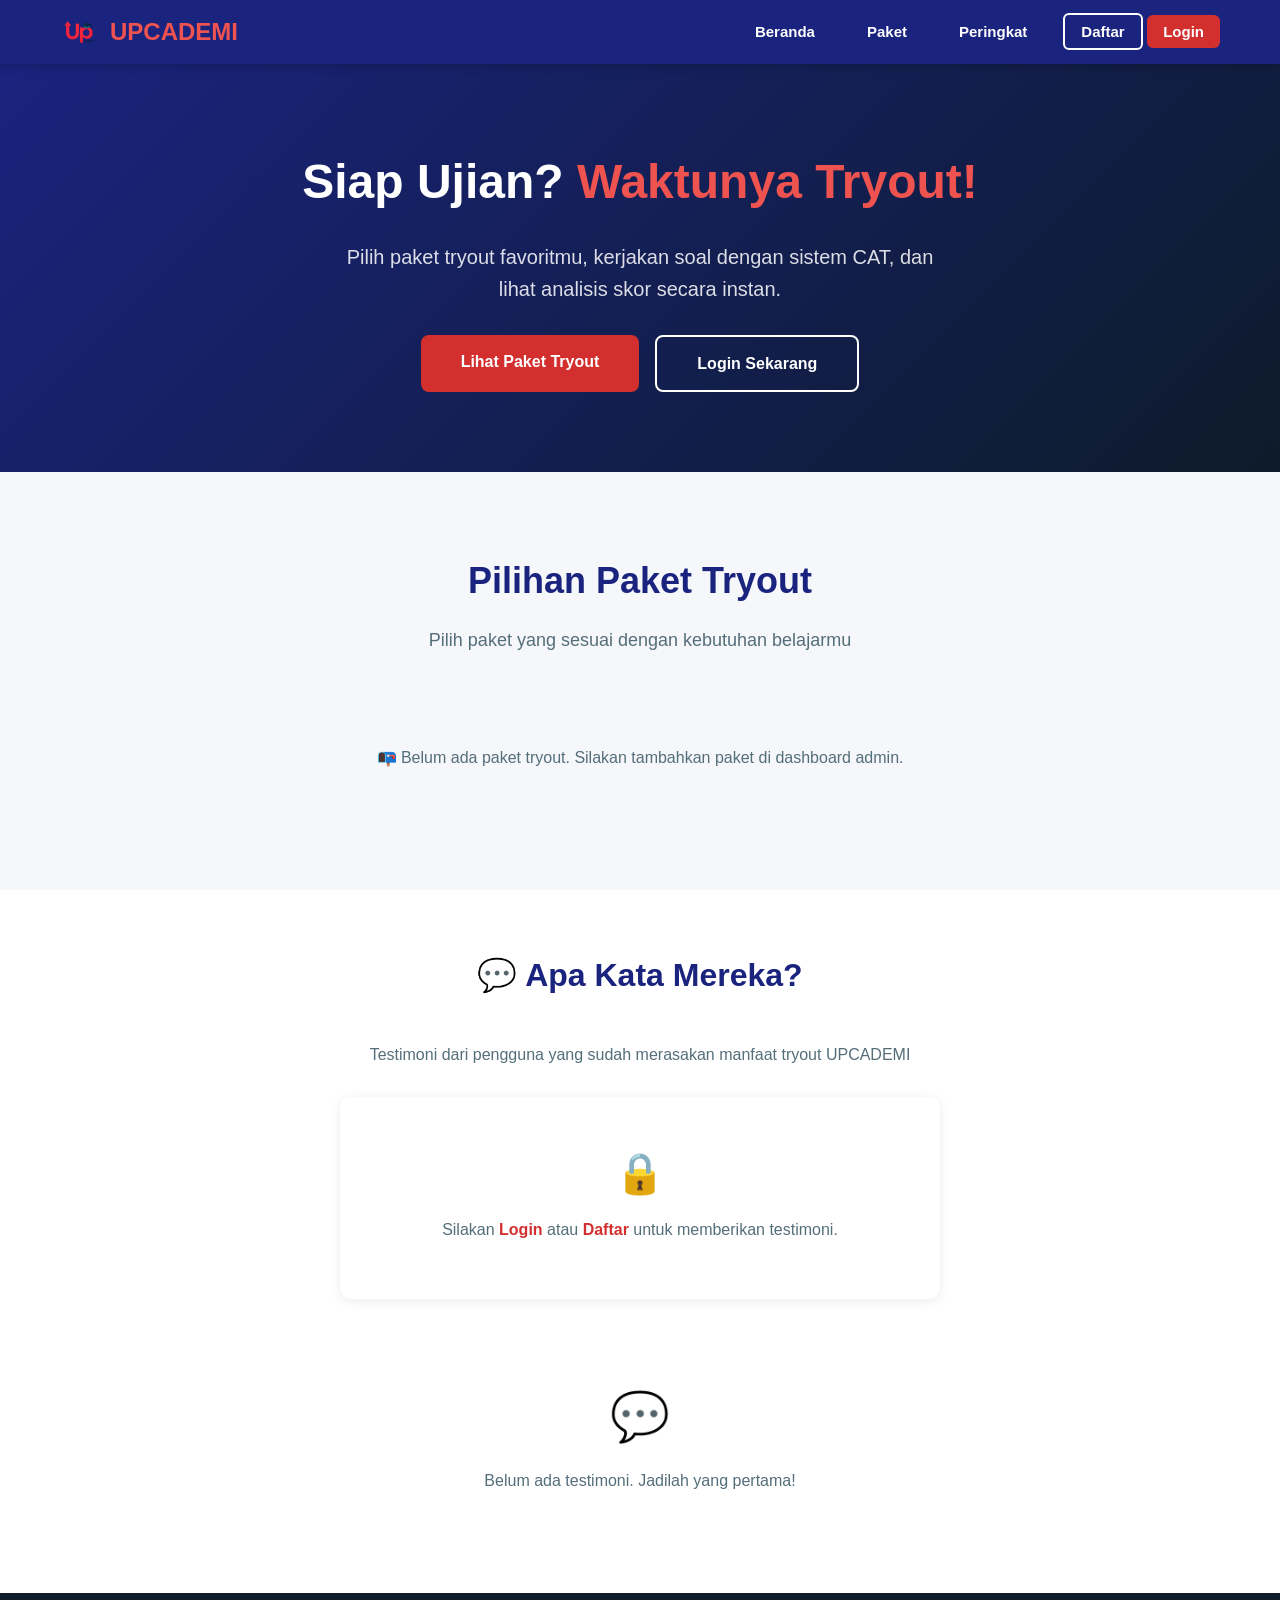
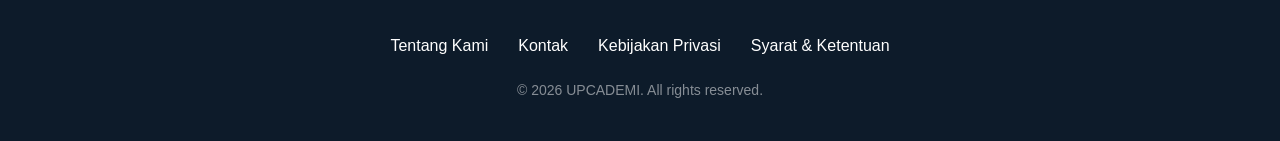
<file: index.html>
<!DOCTYPE html>
<html lang="id">
<head>
    <meta charset="UTF-8">
    <meta name="viewport" content="width=device-width, initial-scale=1.0">
    <title>UPCADEMI - Tryout Online</title>
    <link rel="stylesheet" href="css/style.css">
</head>
<body>

    <!-- ===== NAVBAR ===== -->
    <nav class="navbar">
        <div class="container">
            <a href="index.html" class="logo">
                <img src="assets/images/logo.png" alt="UPCADEMI" style="height: 40px;">
                <span>UPCADEMI</span>
            </a>
            <div class="hamburger" onclick="toggleMenu()">
                <span></span>
                <span></span>
                <span></span>
            </div>
            <div class="nav-menu" id="navMenu">
                <a href="index.html">Beranda</a>
                <a href="packages.html">Paket</a>
                <a href="leaderboard.html">Peringkat</a>
                <div id="navbarLogin"></div>
            </div>
        </div>
    </nav>

    <!-- ===== HERO ===== -->
    <section class="hero">
        <div class="container">
            <h1>Siap Ujian? <span>Waktunya Tryout!</span></h1>
            <p>Pilih paket tryout favoritmu, kerjakan soal dengan sistem CAT, dan lihat analisis skor secara instan.</p>
            <div class="hero-buttons">
                <a href="packages.html" class="btn-primary">Lihat Paket Tryout</a>
                <a href="login.html" class="btn-secondary">Login Sekarang</a>
            </div>
        </div>
    </section>

    <!-- ===== PAKET ===== -->
    <section class="packages" id="packages">
        <div class="container">
            <h2>Pilihan Paket Tryout</h2>
            <p class="subtitle">Pilih paket yang sesuai dengan kebutuhan belajarmu</p>
            <div class="package-grid" id="packageGrid"></div>
        </div>
    </section>

    <!-- ===== KOMENTAR ===== -->
    <section class="testimonials" id="testimoniSection">
        <div class="container">
            <h2>💬 Apa Kata Mereka?</h2>
            <p class="subtitle" style="text-align:center; color:var(--text-gray); margin-bottom:30px;">
                Testimoni dari pengguna yang sudah merasakan manfaat tryout UPCADEMI
            </p>

            <div id="formKomentarWrapper" style="max-width:600px; margin:0 auto 40px; background:var(--white); padding:24px; border-radius:12px; box-shadow:0 2px 12px rgba(0,0,0,0.08);">
                <div id="komentarLoginWarning" style="text-align:center; padding:20px 0;">
                    <div style="font-size:40px; margin-bottom:12px;">🔒</div>
                    <p style="color:var(--text-gray); margin-bottom:12px;">
                        Silakan <a href="login.html" style="color:var(--red); font-weight:700;">Login</a> 
                        atau <a href="register.html" style="color:var(--red); font-weight:700;">Daftar</a> 
                        untuk memberikan testimoni.
                    </p>
                </div>

                <div id="komentarFormIsi" style="display:none;">
                    <h4 style="color:var(--navy); margin-bottom:12px;">📝 Kirim Testimoni</h4>
                    <form id="formKomentar" onsubmit="return submitKomentar(event)">
                        <div style="margin-bottom:12px;">
                            <input type="text" id="komentarNama" placeholder="Nama Anda" required style="width:100%; padding:10px 14px; border:2px solid #E0E0E0; border-radius:8px; font-size:14px;">
                        </div>
                        <div style="margin-bottom:12px;">
                            <textarea id="komentarText" placeholder="Tulis pengalaman Anda..." required style="width:100%; padding:10px 14px; border:2px solid #E0E0E0; border-radius:8px; font-size:14px; min-height:80px;"></textarea>
                        </div>
                        <button type="submit" style="padding:10px 32px; background:var(--red); color:var(--white); border:none; border-radius:8px; font-weight:700; cursor:pointer;">📤 Kirim Testimoni</button>
                    </form>
                    <div id="komentarAlert" style="margin-top:12px; display:none; padding:10px 16px; border-radius:8px;"></div>
                </div>
            </div>

            <div id="daftarKomentar" style="max-width:700px; margin:0 auto;"></div>
        </div>
    </section>

    <!-- ===== FOOTER ===== -->
    <footer class="footer">
        <div class="container">
            <div class="footer-links">
                <a href="tentang.html">Tentang Kami</a>
                <a href="kontak.html">Kontak</a>
                <a href="privasi.html">Kebijakan Privasi</a>
                <a href="syarat.html">Syarat & Ketentuan</a>
            </div>
            <div class="copyright">&copy; 2026 UPCADEMI. All rights reserved.</div>
        </div>
    </footer>

    <script src="js/script.js"></script>
    <script>
        // ===== RENDER PAKET DARI LOCALSTORAGE =====
        function renderPaketBeranda() {
            const container = document.getElementById('packageGrid');
            if (!container) return;

            const paket = JSON.parse(localStorage.getItem('paketUpcademi') || '[]');

            if (paket.length === 0) {
                container.innerHTML = `
                    <div style="grid-column: 1/-1; text-align:center; padding:40px; color:var(--text-gray);">
                        📭 Belum ada paket tryout. Silakan tambahkan paket di dashboard admin.
                    </div>
                `;
                return;
            }

            container.innerHTML = paket.map((item, index) => {
                const isPopular = index === 0 ? 'popular' : '';
                const badgePopular = index === 0 ? '<div class="badge-popular">Paling Laris</div>' : '';
                const features = item.features ? item.features.split(',').map(f => `<li>${f.trim()}</li>`).join('') : '';

                return `
                    <div class="package-card ${isPopular}">
                        ${badgePopular}
                        <div class="package-name">${item.name}</div>
                        <div class="package-price">Rp${item.price} <small>/paket</small></div>
                        <p class="package-desc">${item.description || 'Paket tryout terbaik untuk persiapan ujian'}</p>
                        <ul class="package-features">
                            ${features}
                            <li>Akses ${item.duration}</li>
                        </ul>
                        <a href="checkout.html?paket=${item.id}" class="btn-buy">Beli Sekarang</a>
                    </div>
                `;
            }).join('');
        }

        // ===== NAVBAR =====
        function updateNavbar() {
            const container = document.getElementById('navbarLogin');
            if (!container) return;
            const isAdmin = localStorage.getItem('isAdmin') === 'true';
            const isLoggedIn = localStorage.getItem('userEmail') !== null;

            if (isLoggedIn) {
                if (isAdmin) {
                    container.innerHTML = `
                        <a href="dashboard-admin.html" style="background: rgba(255,255,255,0.15);">Admin</a>
                        <a href="#" onclick="logout()" class="btn-login">Logout</a>
                    `;
                } else {
                    container.innerHTML = `
                        <a href="dashboard-user.html" style="background: rgba(255,255,255,0.15);">Dashboard</a>
                        <a href="#" onclick="logout()" class="btn-login">Logout</a>
                    `;
                }
            } else {
                container.innerHTML = `
                    <a href="register.html" class="btn-register">Daftar</a>
                    <a href="login.html" class="btn-login">Login</a>
                `;
            }
        }

        function logout() {
            if (confirm('Yakin ingin logout?')) {
                localStorage.removeItem('isAdmin');
                localStorage.removeItem('userEmail');
                localStorage.removeItem('userName');
                window.location.href = 'index.html';
            }
        }

        document.addEventListener('DOMContentLoaded', function() {
            updateNavbar();
            renderPaketBeranda();
        });
    </script>
</body>
</html>
</file>
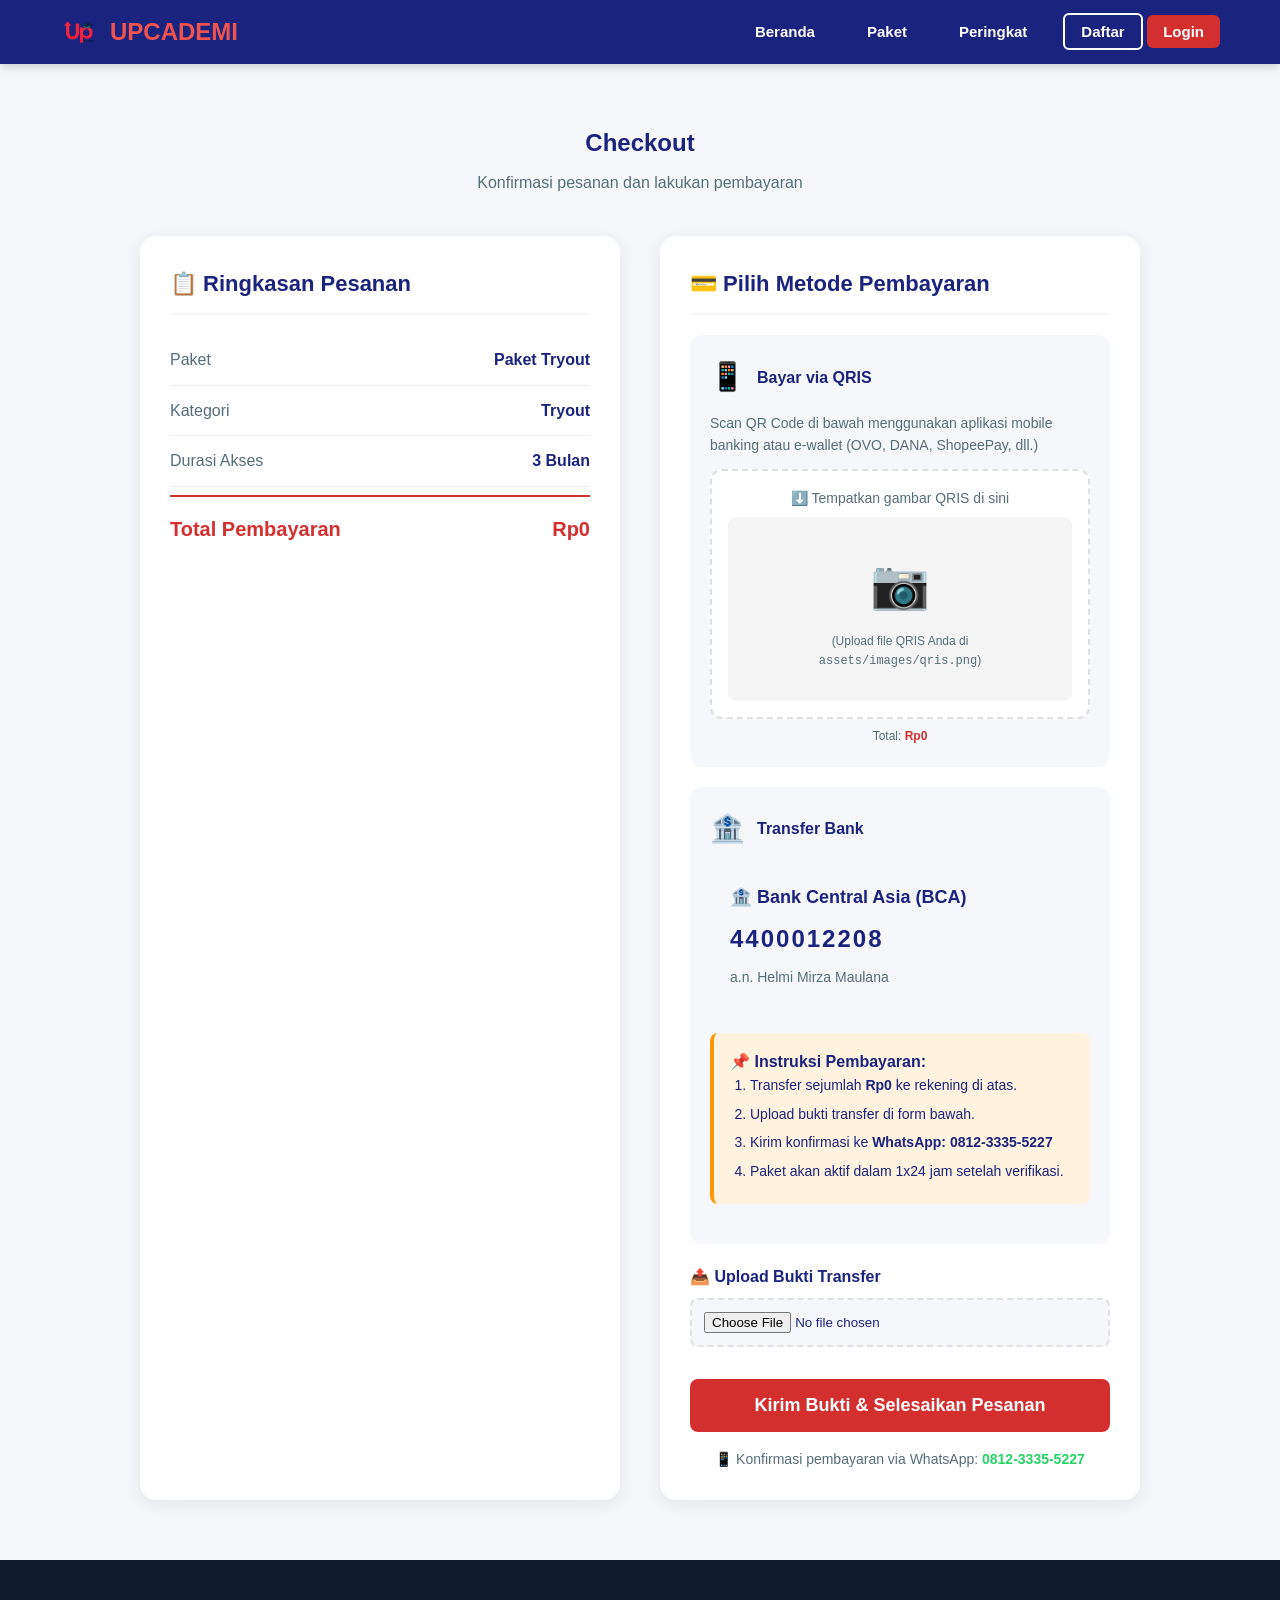
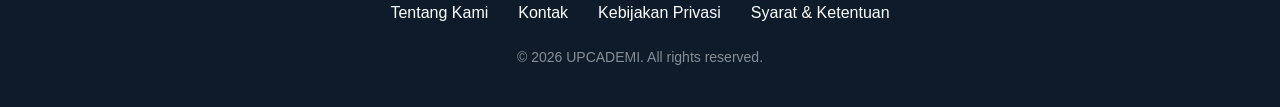
<file: checkout.html>
<!DOCTYPE html>
<html lang="id">
<head>
    <meta charset="UTF-8">
    <meta name="viewport" content="width=device-width, initial-scale=1.0">
    <title>Checkout - UPCADEMI</title>
    <link rel="stylesheet" href="css/style.css">
    <style>
        .checkout-page {
            padding: 60px 0;
            min-height: 80vh;
        }

        .checkout-grid {
            display: grid;
            grid-template-columns: 1fr 1fr;
            gap: 40px;
            max-width: 1000px;
            margin: 0 auto;
        }

        .checkout-summary {
            background: var(--white);
            padding: 30px;
            border-radius: 16px;
            box-shadow: 0 4px 20px rgba(0, 0, 0, 0.08);
        }

        .checkout-summary h3 {
            color: var(--navy);
            margin-bottom: 20px;
            font-size: 22px;
            border-bottom: 2px solid var(--gray-bg);
            padding-bottom: 12px;
        }

        .checkout-item {
            display: flex;
            justify-content: space-between;
            padding: 12px 0;
            border-bottom: 1px solid #f0f0f0;
        }

        .checkout-item .label {
            color: var(--text-gray);
        }

        .checkout-item .value {
            font-weight: 700;
            color: var(--text-dark);
        }

        .checkout-total {
            display: flex;
            justify-content: space-between;
            padding: 16px 0;
            font-size: 20px;
            font-weight: 800;
            color: var(--red);
            border-top: 2px solid var(--red);
            margin-top: 8px;
        }

        .payment-section {
            background: var(--white);
            padding: 30px;
            border-radius: 16px;
            box-shadow: 0 4px 20px rgba(0, 0, 0, 0.08);
        }

        .payment-section h3 {
            color: var(--navy);
            margin-bottom: 20px;
            font-size: 22px;
            border-bottom: 2px solid var(--gray-bg);
            padding-bottom: 12px;
        }

        .bank-info {
            background: var(--gray-bg);
            padding: 20px;
            border-radius: 12px;
            margin-bottom: 24px;
        }

        .bank-info .bank-name {
            font-weight: 700;
            font-size: 18px;
            color: var(--navy);
        }

        .bank-info .account-number {
            font-size: 24px;
            font-weight: 800;
            color: var(--text-dark);
            margin: 8px 0;
            letter-spacing: 2px;
        }

        .bank-info .account-holder {
            color: var(--text-gray);
            font-size: 14px;
        }

        .instructions {
            margin: 20px 0;
            padding: 16px;
            background: #FFF3E0;
            border-radius: 8px;
            border-left: 4px solid #FF9800;
        }

        .instructions ol {
            margin-left: 20px;
            color: var(--text-dark);
        }

        .instructions ol li {
            margin-bottom: 6px;
            font-size: 14px;
        }

        .upload-section {
            margin-top: 20px;
        }

        .upload-section label {
            display: block;
            font-weight: 600;
            margin-bottom: 8px;
            color: var(--text-dark);
        }

        .upload-section input[type="file"] {
            width: 100%;
            padding: 12px;
            border: 2px dashed #E0E0E0;
            border-radius: 8px;
            cursor: pointer;
            background: var(--gray-bg);
        }

        .upload-section input[type="file"]:hover {
            border-color: var(--navy);
        }

        #preview-bukti {
            margin-top: 12px;
        }

        #preview-bukti img {
            max-width: 200px;
            border-radius: 8px;
            border: 2px solid #E0E0E0;
        }

        .btn-checkout {
            width: 100%;
            padding: 16px;
            background: var(--red);
            color: var(--white);
            border: none;
            border-radius: 8px;
            font-size: 18px;
            font-weight: 700;
            cursor: pointer;
            transition: 0.3s;
            margin-top: 20px;
        }

        .btn-checkout:hover {
            background: var(--red-dark);
            transform: translateY(-2px);
            box-shadow: 0 8px 25px rgba(211, 47, 47, 0.3);
        }

        .alert {
            padding: 12px 16px;
            border-radius: 8px;
            margin-bottom: 16px;
            font-size: 14px;
            display: none;
        }

        .alert-success {
            background: #E8F5E9;
            color: var(--green);
            border: 1px solid #C8E6C9;
        }

        .alert-error {
            background: #FFEBEE;
            color: var(--red-dark);
            border: 1px solid #FFCDD2;
        }

        .whatsapp-info {
            margin-top: 16px;
            text-align: center;
            color: var(--text-gray);
            font-size: 14px;
        }

        .whatsapp-info a {
            color: #25D366;
            font-weight: 700;
        }

        @media (max-width: 768px) {
            .checkout-grid {
                grid-template-columns: 1fr;
                gap: 20px;
            }

            .checkout-page {
                padding: 30px 0;
            }

            .bank-info .account-number {
                font-size: 20px;
            }
        }
    </style>
</head>
<body>

    <!-- ===== NAVBAR ===== -->
    <nav class="navbar">
        <div class="container">
            <a href="index.html" class="logo">
                <img src="assets/images/logo.png" alt="UPCADEMI" style="height: 40px;">
                <span>UPCADEMI</span>
            </a>
            <div class="hamburger" onclick="toggleMenu()">
                <span></span>
                <span></span>
                <span></span>
            </div>
            <div class="nav-menu" id="navMenu">
                <a href="index.html">Beranda</a>
                <a href="packages.html">Paket</a>
                <a href="leaderboard.html">Peringkat</a>
                <div id="navbarLogin"></div>
            </div>
        </div>
    </nav>

    <!-- ===== CHECKOUT SECTION ===== -->
    <section class="checkout-page">
        <div class="container">
            <h1 style="text-align:center; color: var(--navy); margin-bottom: 8px;">Checkout</h1>
            <p style="text-align:center; color: var(--text-gray); margin-bottom: 40px;">Konfirmasi pesanan dan lakukan pembayaran</p>

            <div class="checkout-grid">
                <!-- Ringkasan Pesanan -->
                <div class="checkout-summary">
                    <h3>📋 Ringkasan Pesanan</h3>
                    <div class="checkout-item">
                        <span class="label">Paket</span>
                        <span class="value" id="packageName">CPNS Master</span>
                    </div>
                    <div class="checkout-item">
                        <span class="label">Kategori</span>
                        <span class="value" id="packageCategory">CPNS</span>
                    </div>
                    <div class="checkout-item">
                        <span class="label">Durasi Akses</span>
                        <span class="value" id="packageDuration">60 Hari</span>
                    </div>
                    <div class="checkout-total">
                        <span>Total Pembayaran</span>
                        <span id="totalPrice">Rp199.000</span>
                    </div>
                </div>

                <!-- ===== METODE PEMBAYARAN ===== -->
                <div class="payment-section">
                    <h3>💳 Pilih Metode Pembayaran</h3>

                    <div class="alert alert-success" id="alert-success">
                        ✅ Bukti transfer berhasil diupload! Kami akan verifikasi dalam 1x24 jam.
                    </div>
                    <div class="alert alert-error" id="alert-error">
                        ⚠️ Mohon upload bukti transfer terlebih dahulu.
                    </div>

                    <!-- ===== OPSI 1: QRIS ===== -->
                    <div style="background:var(--gray-bg); padding:20px; border-radius:12px; margin-bottom:20px;">
                        <div style="display:flex; align-items:center; gap:12px; margin-bottom:12px;">
                            <span style="font-size:28px;">📱</span>
                            <h4 style="color:var(--navy); margin:0;">Bayar via QRIS</h4>
                        </div>
                        <p style="color:var(--text-gray); font-size:14px; margin-bottom:12px;">
                            Scan QR Code di bawah menggunakan aplikasi mobile banking atau e-wallet (OVO, DANA, ShopeePay, dll.)
                        </p>
                        <div style="text-align:center; padding:16px; background:white; border-radius:12px; border:2px dashed #E0E0E0;">
                            <div style="font-size:14px; color:var(--text-gray); margin-bottom:8px;">
                                ⬇️ Tempatkan gambar QRIS di sini
                            </div>
                            <div style="background:#f5f5f5; padding:30px; border-radius:8px; display:inline-block;">
                                <span style="font-size:48px;">📷</span>
                                <p style="font-size:12px; color:var(--text-gray); margin-top:8px;">
                                    (Upload file QRIS Anda di <code>assets/images/qris.png</code>)
                                </p>
                            </div>
                        </div>
                        <p style="color:var(--text-gray); font-size:12px; margin-top:8px; text-align:center;">
                            Total: <strong id="qrisAmount" style="color:var(--red);">Rp199.000</strong>
                        </p>
                    </div>

                    <!-- ===== OPSI 2: Transfer Bank ===== -->
                    <div style="background:var(--gray-bg); padding:20px; border-radius:12px; margin-bottom:20px;">
                        <div style="display:flex; align-items:center; gap:12px; margin-bottom:12px;">
                            <span style="font-size:28px;">🏦</span>
                            <h4 style="color:var(--navy); margin:0;">Transfer Bank</h4>
                        </div>

                        <div class="bank-info">
                            <div class="bank-name">🏦 Bank Central Asia (BCA)</div>
                            <div class="account-number">4400012208</div>
                            <div class="account-holder">a.n. Helmi Mirza Maulana</div>
                        </div>

                        <div class="instructions">
                            <strong>📌 Instruksi Pembayaran:</strong>
                            <ol>
                                <li>Transfer sejumlah <strong id="instructionAmount">Rp199.000</strong> ke rekening di atas.</li>
                                <li>Upload bukti transfer di form bawah.</li>
                                <li>Kirim konfirmasi ke <strong>WhatsApp: 0812-3335-5227</strong></li>
                                <li>Paket akan aktif dalam 1x24 jam setelah verifikasi.</li>
                            </ol>
                        </div>
                    </div>

                    <!-- ===== UPLOAD BUKTI ===== -->
                    <div class="upload-section">
                        <label for="buktiTransfer">📤 Upload Bukti Transfer</label>
                        <input type="file" id="buktiTransfer" accept="image/*" onchange="previewBukti(this)">
                        <div id="preview-bukti"></div>
                    </div>

                    <button class="btn-checkout" onclick="handleCheckout()">
                        Kirim Bukti & Selesaikan Pesanan
                    </button>

                    <div class="whatsapp-info">
                        📱 Konfirmasi pembayaran via WhatsApp: 
                        <a href="https://wa.me/6281233555227?text=Saya%20telah%20transfer%20untuk%20paket%20tryout" target="_blank" style="color:#25D366; font-weight:700;">
                            0812-3335-5227
                        </a>
                    </div>
                </div>
            </div>
        </div>
    </section>

    <!-- ===== FOOTER ===== -->
    <footer class="footer">
        <div class="container">
            <div class="footer-links">
                <a href="tentang.html">Tentang Kami</a>
                <a href="kontak.html">Kontak</a>
                <a href="privasi.html">Kebijakan Privasi</a>
                <a href="syarat.html">Syarat & Ketentuan</a>
            </div>
            <div class="copyright">&copy; 2026 UPCADEMI. All rights reserved.</div>
        </div>
    </footer>

    <script src="js/script.js"></script>
<script>
    // ==========================================
    // CHECKOUT - UPCADEMI
    // ==========================================

    // ===== CEK LOGIN SEBELUM CHECKOUT =====
    function cekLoginSebelumCheckout() {
        const isLoggedIn = localStorage.getItem('userEmail') !== null;
        if (!isLoggedIn) {
            alert('⚠️ Anda harus login terlebih dahulu untuk membeli paket tryout!');
            window.location.href = 'login.html';
            return false;
        }
        return true;
    }

    // ===== AMBIL DATA PAKET DARI LOCALSTORAGE =====
    function getPaketById(id) {
        const paket = JSON.parse(localStorage.getItem('paketUpcademi') || '[]');
        return paket.find(p => p.id == id);
    }

    // ===== AMBIL PARAMETER URL =====
    const urlParams = new URLSearchParams(window.location.search);
    const paketId = urlParams.get('paket');

    let data = null;

    if (paketId) {
        data = getPaketById(paketId);
    }

    // Jika paket tidak ditemukan, pakai default
    if (!data) {
        data = {
            name: 'Paket Tryout',
            category: 'Tryout',
            duration: '3 Bulan',
            price: 0
        };
    }

    // ===== TAMPILKAN DATA =====
    document.getElementById('packageName').textContent = data.name;
    document.getElementById('packageCategory').textContent = data.category || 'Tryout';
    document.getElementById('packageDuration').textContent = data.duration || '3 Bulan';
    document.getElementById('totalPrice').textContent = 'Rp' + (data.price || 0).toLocaleString('id-ID');
    document.getElementById('instructionAmount').textContent = 'Rp' + (data.price || 0).toLocaleString('id-ID');
    document.getElementById('qrisAmount').textContent = 'Rp' + (data.price || 0).toLocaleString('id-ID');

    // ===== PREVIEW BUKTI =====
    function previewBukti(input) {
        const preview = document.getElementById('preview-bukti');
        if (input.files && input.files[0]) {
            const reader = new FileReader();
            reader.onload = function(e) {
                preview.innerHTML = `<img src="${e.target.result}" alt="Bukti Transfer" style="max-width:200px; border-radius:8px; border:2px solid #E0E0E0;">`;
            };
            reader.readAsDataURL(input.files[0]);
        }
    }

    // ===== HANDLE CHECKOUT (LENGKAP) =====
    function handleCheckout() {
        // Cek login dulu
        if (!cekLoginSebelumCheckout()) {
            return;
        }

        const fileInput = document.getElementById('buktiTransfer');
        const alertSuccess = document.getElementById('alert-success');
        const alertError = document.getElementById('alert-error');

        alertSuccess.style.display = 'none';
        alertError.style.display = 'none';

        // Cek apakah file sudah diupload
        if (!fileInput.files || fileInput.files.length === 0) {
            alertError.textContent = '⚠️ Mohon upload bukti transfer terlebih dahulu!';
            alertError.style.display = 'block';
            return;
        }

        // ===== SIMPAN DATA PESANAN =====
        const userEmail = localStorage.getItem('userEmail');
        const userName = localStorage.getItem('userName') || 'User';

        const pesanan = {
            id: Date.now(),
            userEmail: userEmail,
            userName: userName,
            paketId: paketId,
            paketName: data.name,
            harga: data.price,
            tanggal: new Date().toLocaleDateString('id-ID'),
            bukti: 'uploaded',
            status: 'pending'
        };

        let pesananList = JSON.parse(localStorage.getItem('pesananUpcademi') || '[]');
        pesananList.push(pesanan);
        localStorage.setItem('pesananUpcademi', JSON.stringify(pesananList));

        alertSuccess.textContent = '✅ Bukti transfer berhasil diupload! Pesanan akan diproses dalam 1x24 jam.';
        alertSuccess.style.display = 'block';

        fileInput.value = '';
        document.getElementById('preview-bukti').innerHTML = '';

        setTimeout(() => {
            window.location.href = 'dashboard-user.html';
        }, 3000);
    }

    // ===== UPDATE NAVBAR =====
    function updateNavbar() {
        const container = document.getElementById('navbarLogin');
        if (!container) return;

        const isAdmin = localStorage.getItem('isAdmin') === 'true';
        const isLoggedIn = localStorage.getItem('userEmail') !== null;

        if (isLoggedIn) {
            if (isAdmin) {
                container.innerHTML = `
                    <a href="dashboard-admin.html" style="background: rgba(255,255,255,0.15);">Admin</a>
                    <a href="#" onclick="logout()" class="btn-login">Logout</a>
                `;
            } else {
                container.innerHTML = `
                    <a href="dashboard-user.html" style="background: rgba(255,255,255,0.15);">Dashboard</a>
                    <a href="#" onclick="logout()" class="btn-login">Logout</a>
                `;
            }
        } else {
            container.innerHTML = `
                <a href="register.html" class="btn-register">Daftar</a>
                <a href="login.html" class="btn-login">Login</a>
            `;
        }
    }

    function logout() {
        if (confirm('Yakin ingin logout?')) {
            localStorage.removeItem('isAdmin');
            localStorage.removeItem('userEmail');
            localStorage.removeItem('userName');
            window.location.href = 'index.html';
        }
    }

    document.addEventListener('DOMContentLoaded', function() {
        updateNavbar();
    });
</script>

</body>
</html>
</file>
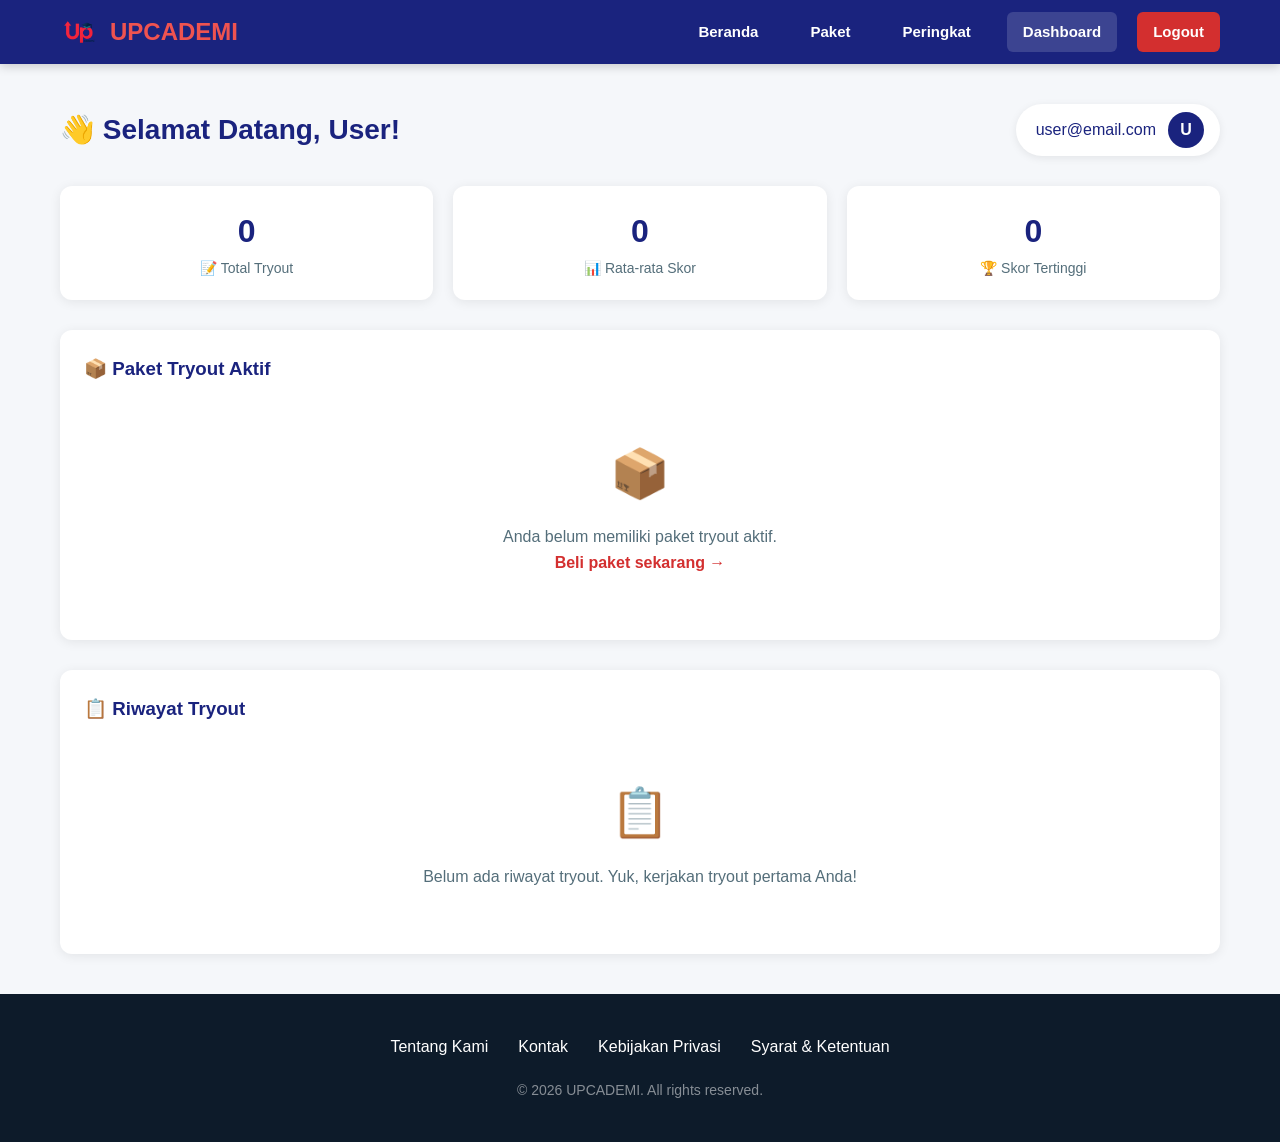
<file: dashboard-user.html>
<!DOCTYPE html>
<html lang="id">
<head>
    <meta charset="UTF-8">
    <meta name="viewport" content="width=device-width, initial-scale=1.0">
    <title>Dashboard - UPCADEMI</title>
    <link rel="stylesheet" href="css/style.css">
    <style>
        .dashboard-page {
            padding: 40px 0;
            min-height: 80vh;
        }

        .dashboard-header {
            display: flex;
            justify-content: space-between;
            align-items: center;
            margin-bottom: 30px;
            flex-wrap: wrap;
            gap: 16px;
        }

        .dashboard-header h1 {
            color: var(--navy);
            font-size: 28px;
        }

        .dashboard-header .user-info {
            display: flex;
            align-items: center;
            gap: 12px;
            background: var(--white);
            padding: 8px 16px 8px 20px;
            border-radius: 30px;
            box-shadow: 0 2px 8px rgba(0,0,0,0.08);
        }

        .dashboard-header .user-info .avatar {
            width: 36px;
            height: 36px;
            border-radius: 50%;
            background: var(--navy);
            color: var(--white);
            display: flex;
            align-items: center;
            justify-content: center;
            font-weight: 700;
        }

        /* Stats */
        .stats-grid-user {
            display: grid;
            grid-template-columns: repeat(3, 1fr);
            gap: 20px;
            margin-bottom: 30px;
        }

        .stat-card-user {
            background: var(--white);
            padding: 20px;
            border-radius: 12px;
            box-shadow: 0 2px 12px rgba(0,0,0,0.08);
            text-align: center;
        }

        .stat-card-user .number {
            font-size: 32px;
            font-weight: 800;
            color: var(--navy);
        }

        .stat-card-user .label {
            font-size: 14px;
            color: var(--text-gray);
        }

        /* Paket Aktif */
        .paket-aktif {
            background: var(--white);
            padding: 24px;
            border-radius: 12px;
            box-shadow: 0 2px 12px rgba(0,0,0,0.08);
            margin-bottom: 30px;
        }

        .paket-aktif h3 {
            color: var(--navy);
            margin-bottom: 12px;
        }

        .paket-aktif .paket-item {
            display: flex;
            justify-content: space-between;
            align-items: center;
            padding: 12px 0;
            border-bottom: 1px solid #f0f0f0;
            flex-wrap: wrap;
            gap: 8px;
        }

        .paket-aktif .paket-item:last-child {
            border-bottom: none;
        }

        .paket-aktif .paket-name {
            font-weight: 700;
            color: var(--text-dark);
        }

        .paket-aktif .paket-status {
            padding: 4px 16px;
            border-radius: 20px;
            font-size: 12px;
            font-weight: 600;
        }

        .paket-aktif .paket-status.active {
            background: #E8F5E9;
            color: var(--green);
        }

        .paket-aktif .paket-status.expired {
            background: #FFEBEE;
            color: var(--red);
        }

        .paket-aktif .btn-tryout {
            padding: 6px 20px;
            background: var(--red);
            color: var(--white);
            border: none;
            border-radius: 6px;
            font-weight: 600;
            cursor: pointer;
            transition: 0.3s;
        }

        .paket-aktif .btn-tryout:hover {
            background: var(--red-dark);
        }

        /* Riwayat */
        .riwayat {
            background: var(--white);
            padding: 24px;
            border-radius: 12px;
            box-shadow: 0 2px 12px rgba(0,0,0,0.08);
        }

        .riwayat h3 {
            color: var(--navy);
            margin-bottom: 12px;
        }

        .riwayat table {
            width: 100%;
            border-collapse: collapse;
            font-size: 14px;
        }

        .riwayat th {
            background: var(--gray-bg);
            padding: 12px 16px;
            text-align: left;
            font-weight: 600;
            color: var(--text-dark);
        }

        .riwayat td {
            padding: 12px 16px;
            border-bottom: 1px solid #f0f0f0;
        }

        .riwayat .badge-score {
            padding: 4px 12px;
            border-radius: 20px;
            font-size: 12px;
            font-weight: 600;
        }

        .riwayat .badge-score.high {
            background: #E8F5E9;
            color: var(--green);
        }

        .riwayat .badge-score.medium {
            background: #FFF3E0;
            color: #FF9800;
        }

        .riwayat .badge-score.low {
            background: #FFEBEE;
            color: var(--red);
        }

        .empty-state {
            text-align: center;
            padding: 40px 20px;
            color: var(--text-gray);
        }

        .empty-state .icon {
            font-size: 48px;
            margin-bottom: 12px;
        }

        @media (max-width: 768px) {
            .stats-grid-user {
                grid-template-columns: 1fr 1fr;
            }

            .dashboard-header h1 {
                font-size: 22px;
            }
        }

        @media (max-width: 480px) {
            .stats-grid-user {
                grid-template-columns: 1fr;
            }
        }
    </style>
</head>
<body>

    <!-- ===== NAVBAR ===== -->
    <nav class="navbar">
        <div class="container">
            <a href="index.html" class="logo">
                <img src="assets/images/logo.png" alt="UPCADEMI" style="height: 40px;">
                <span>UPCADEMI</span>
            </a>
            <div class="hamburger" onclick="toggleMenu()">
                <span></span>
                <span></span>
                <span></span>
            </div>
            <div class="nav-menu" id="navMenu">
                <a href="index.html">Beranda</a>
                <a href="packages.html">Paket</a>
                <a href="leaderboard.html">Peringkat</a>
                <a href="#" style="background: rgba(255,255,255,0.15);">Dashboard</a>
                <a href="login.html" class="btn-login">Logout</a>
            </div>
        </div>
    </nav>

    <!-- ===== DASHBOARD ===== -->
    <section class="dashboard-page">
        <div class="container">

            <!-- Header -->
            <div class="dashboard-header">
                <h1>👋 Selamat Datang, <span id="userName">User</span>!</h1>
                <div class="user-info">
                    <span id="userEmail">user@email.com</span>
                    <div class="avatar" id="userAvatar">U</div>
                </div>
            </div>

            <!-- Stats -->
            <div class="stats-grid-user">
                <div class="stat-card-user">
                    <div class="number" id="totalTryout">0</div>
                    <div class="label">📝 Total Tryout</div>
                </div>
                <div class="stat-card-user">
                    <div class="number" id="avgScore">0</div>
                    <div class="label">📊 Rata-rata Skor</div>
                </div>
                <div class="stat-card-user">
                    <div class="number" id="bestScore">0</div>
                    <div class="label">🏆 Skor Tertinggi</div>
                </div>
            </div>

            <!-- Paket Aktif -->
            <div class="paket-aktif">
                <h3>📦 Paket Tryout Aktif</h3>
                <div id="paketAktifContainer">
                    <!-- JS akan generate -->
                </div>
            </div>

            <!-- Riwayat Tryout -->
            <div class="riwayat">
                <h3>📋 Riwayat Tryout</h3>
                <div id="riwayatContainer">
                    <!-- JS akan generate -->
                </div>
            </div>

        </div>
    </section>

    <!-- ===== FOOTER ===== -->
    <footer class="footer">
        <div class="container">
            <div class="footer-links">
                <a href="tentang.html">Tentang Kami</a>
                <a href="kontak.html">Kontak</a>
                <a href="privasi.html">Kebijakan Privasi</a>
                <a href="syarat.html">Syarat & Ketentuan</a>
            </div>
            <div class="copyright">&copy; 2026 UPCADEMI. All rights reserved.</div>
        </div>
    </footer>

    <script src="js/script.js"></script>
<script>
    // =============================================
    // ===== AMBIL DATA USER DARI localStorage =====
    // =============================================

    const userEmail = localStorage.getItem('userEmail') || 'user@email.com';
    const userName = localStorage.getItem('userName') || 'User';

    document.getElementById('userName').textContent = userName;
    document.getElementById('userEmail').textContent = userEmail;
    document.getElementById('userAvatar').textContent = userName.charAt(0).toUpperCase();

    // =============================================
    // ===== AMBIL PAKET AKTIF DARI PESANAN =====
    // =============================================

    function getPesananUser() {
        const allPesanan = JSON.parse(localStorage.getItem('pesananUpcademi') || '[]');
        return allPesanan.filter(p => p.userEmail === userEmail && p.status === 'aktif');
    }

    function renderPaketAktif() {
        const container = document.getElementById('paketAktifContainer');
        if (!container) return;

        const paketAktif = getPesananUser();

        if (paketAktif.length === 0) {
            container.innerHTML = `
                <div class="empty-state">
                    <div class="icon">📦</div>
                    <p>Anda belum memiliki paket tryout aktif.</p>
                    <a href="packages.html" style="color:var(--red); font-weight:600;">Beli paket sekarang →</a>
                </div>
            `;
            return;
        }

        container.innerHTML = paketAktif.map(item => {
            return `
                <div class="paket-item">
                    <div>
                        <div class="paket-name">${item.paketName || 'Paket Tryout'}</div>
                        <div style="font-size:12px; color:var(--text-gray);">
                            ✅ Aktif sejak ${item.tanggal || 'hari ini'}
                        </div>
                    </div>
                    <div style="display:flex; align-items:center; gap:12px; flex-wrap:wrap;">
                        <span class="paket-status active">✅ Aktif</span>
                        <button class="btn-tryout" onclick="window.location.href='exam.html?paket=${item.paketId}'">
                            🚀 Kerjakan Tryout
                        </button>
                    </div>
                </div>
            `;
        }).join('');
    }

    // =============================================
    // ===== RIWAYAT TRYOUT DARI LOCALSTORAGE =====
    // =============================================

    function renderRiwayat() {
        const container = document.getElementById('riwayatContainer');
        if (!container) return;

        // Ambil semua hasil tryout dari localStorage
        const semuaHasil = JSON.parse(localStorage.getItem('hasilTryout') || '[]');
        
        // Filter berdasarkan user yang login
        const riwayatUser = semuaHasil.filter(item => item.userEmail === userEmail);

        if (riwayatUser.length === 0) {
            container.innerHTML = `
                <div class="empty-state">
                    <div class="icon">📋</div>
                    <p>Belum ada riwayat tryout. Yuk, kerjakan tryout pertama Anda!</p>
                </div>
            `;
            return;
        }

        // Urutkan dari yang terbaru
        const sorted = riwayatUser.sort((a, b) => new Date(b.tanggal) - new Date(a.tanggal));

        let html = `
            <table>
                <thead>
                    <tr>
                        <th>Tanggal</th>
                        <th>Paket</th>
                        <th>Skor</th>
                        <th>Status</th>
                    </tr>
                </thead>
                <tbody>
        `;

        sorted.forEach(item => {
            const score = item.skor || 0;
            const total = item.total || score;
            const scoreClass = score >= 80 ? 'high' : score >= 60 ? 'medium' : 'low';
            const status = score >= 80 ? '✅ Lulus' : score >= 60 ? '📖 Perlu Belajar' : '📚 Perlu Bimbingan';
            
            html += `
                <tr>
                    <td>${new Date(item.tanggal).toLocaleDateString('id-ID')}</td>
                    <td>${item.paket || 'Tryout'}</td>
                    <td><strong>${score} / ${total}</strong></td>
                    <td><span class="badge-score ${scoreClass}">${status}</span></td>
                </tr>
            `;
        });

        html += `</tbody></table>`;
        container.innerHTML = html;
    }

    // =============================================
    // ===== UPDATE STATS =====
    // =============================================

    function updateStats() {
        const semuaHasil = JSON.parse(localStorage.getItem('hasilTryout') || '[]');
        const riwayatUser = semuaHasil.filter(item => item.userEmail === userEmail);

        const total = riwayatUser.length;
        const totalScore = riwayatUser.reduce((sum, item) => sum + (item.skor || 0), 0);
        const avg = total > 0 ? Math.round(totalScore / total) : 0;
        const best = total > 0 ? Math.max(...riwayatUser.map(item => item.skor || 0)) : 0;

        document.getElementById('totalTryout').textContent = total;
        document.getElementById('avgScore').textContent = avg;
        document.getElementById('bestScore').textContent = best;
    }

    // =============================================
    // ===== NAVBAR (LOGOUT) =====
    // =============================================

    document.querySelector('.btn-login')?.addEventListener('click', function(e) {
        e.preventDefault();
        if (confirm('Yakin ingin logout?')) {
            localStorage.removeItem('isAdmin');
            localStorage.removeItem('userEmail');
            localStorage.removeItem('userName');
            window.location.href = 'index.html';
        }
    });

    // =============================================
    // ===== INIT =====
    // =============================================

    document.addEventListener('DOMContentLoaded', function() {
        renderPaketAktif();
        renderRiwayat();
        updateStats();
    });
</script>
</body>
</html>
</file>
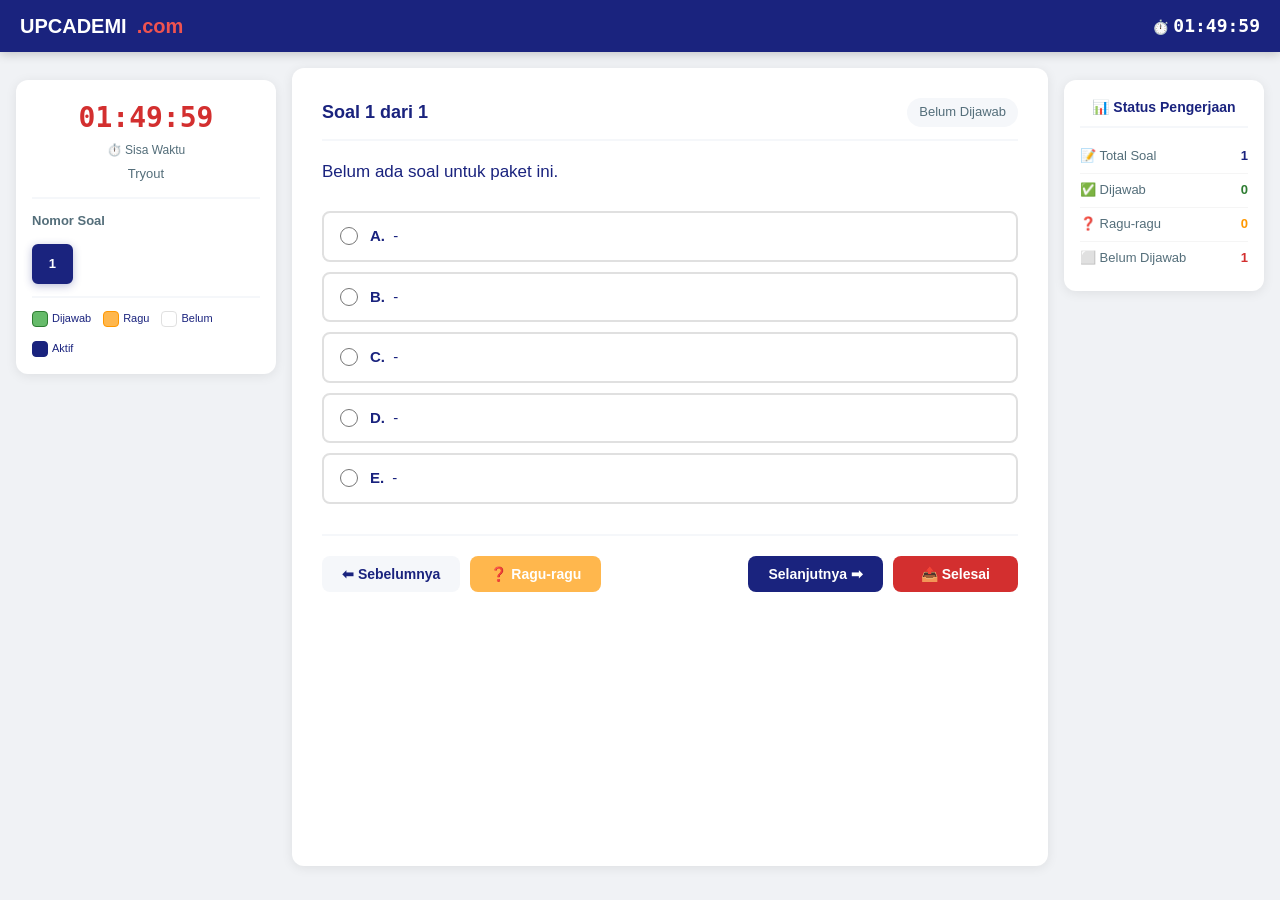
<file: exam.html>
<!DOCTYPE html>
<html lang="id">
<head>
    <meta charset="UTF-8">
    <meta name="viewport" content="width=device-width, initial-scale=1.0">
    <title>Tryout - UPCADEMI</title>
    <link rel="stylesheet" href="css/style.css">
    <style>
        * { box-sizing: border-box; }
        body { background: #f0f2f5; margin: 0; padding: 0; font-family: 'Segoe UI', Tahoma, Geneva, Verdana, sans-serif; }

        .exam-navbar {
            background: var(--navy);
            padding: 10px 0;
            position: sticky;
            top: 0;
            z-index: 1000;
            box-shadow: 0 2px 10px rgba(0,0,0,0.2);
        }
        .exam-navbar .container {
            max-width: 1400px;
            margin: 0 auto;
            padding: 0 20px;
            display: flex;
            justify-content: space-between;
            align-items: center;
        }
        .exam-navbar .logo { font-size: 20px; font-weight: 700; color: var(--white); }
        .exam-navbar .logo span { color: var(--red-light); }
        .exam-navbar .exam-info { color: var(--white); font-size: 14px; }
        .exam-navbar .exam-info .timer-top { font-weight: 700; font-size: 18px; font-family: monospace; }
        .exam-navbar .exam-info .timer-top.warning { color: #FFB74D; }
        .exam-navbar .exam-info .timer-top.danger { color: #FF5252; animation: blink 0.5s infinite; }
        @keyframes blink { 0%,100%{opacity:1} 50%{opacity:0.3} }

        .exam-container {
            max-width: 1400px;
            margin: 0 auto;
            padding: 16px;
            display: grid;
            grid-template-columns: 260px 1fr 200px;
            gap: 16px;
            min-height: calc(100vh - 70px);
        }

        .exam-sidebar {
            background: var(--white);
            border-radius: 12px;
            padding: 16px;
            box-shadow: 0 2px 12px rgba(0,0,0,0.08);
            height: fit-content;
            position: sticky;
            top: 80px;
        }
        .exam-sidebar .info { text-align: center; padding-bottom: 12px; border-bottom: 2px solid var(--gray-bg); margin-bottom: 12px; }
        .exam-sidebar .info .label { font-size: 12px; color: var(--text-gray); }
        .exam-sidebar .info .timer { font-size: 28px; font-weight: 800; color: var(--red); font-family: monospace; }
        .exam-sidebar .info .timer.warning { color: #FF9800; animation: blink 1s infinite; }
        .exam-sidebar .info .timer.danger { color: var(--red-dark); animation: blink 0.5s infinite; }
        .exam-sidebar .info .paket-name { font-size: 13px; color: var(--text-gray); margin-top: 4px; }

        .question-numbers { display: grid; grid-template-columns: repeat(5, 1fr); gap: 6px; margin-top: 12px; }
        .q-num { padding: 8px 0; text-align: center; border-radius: 6px; font-weight: 600; font-size: 13px; cursor: pointer; transition: 0.3s; border: 2px solid #E0E0E0; background: var(--white); color: var(--text-dark); }
        .q-num:hover { border-color: var(--navy); transform: scale(1.05); }
        .q-num.active { border-color: var(--navy); background: var(--navy); color: var(--white); box-shadow: 0 2px 8px rgba(26,35,126,0.3); }
        .q-num.answered { background: var(--green-light); border-color: var(--green); color: var(--white); }
        .q-num.answered.active { background: var(--navy); border-color: var(--navy); }
        .q-num.ragu { background: #FFB74D; border-color: #FF9800; color: var(--white); }
        .q-num.ragu.active { background: var(--navy); border-color: var(--navy); }

        .legend { display: flex; gap: 12px; flex-wrap: wrap; margin-top: 12px; padding-top: 12px; border-top: 2px solid var(--gray-bg); font-size: 11px; }
        .legend-item { display: flex; align-items: center; gap: 4px; }
        .legend-item .box { width: 16px; height: 16px; border-radius: 4px; border: 1px solid #ccc; flex-shrink: 0; }
        .legend-item .box.answered { background: var(--green-light); border-color: var(--green); }
        .legend-item .box.ragu { background: #FFB74D; border-color: #FF9800; }
        .legend-item .box.not-answered { background: var(--white); border-color: #E0E0E0; }
        .legend-item .box.active-legend { background: var(--navy); border-color: var(--navy); }

        .exam-content { background: var(--white); border-radius: 12px; padding: 30px; box-shadow: 0 2px 12px rgba(0,0,0,0.08); min-height: 500px; }
        .question-panel { display: none; animation: fadeIn 0.3s ease; }
        .question-panel.active { display: block; }
        @keyframes fadeIn { from { opacity: 0; transform: translateY(10px); } to { opacity: 1; transform: translateY(0); } }

        .question-panel .question-header { display: flex; justify-content: space-between; align-items: center; margin-bottom: 16px; padding-bottom: 12px; border-bottom: 2px solid var(--gray-bg); }
        .question-panel .question-number { font-weight: 700; color: var(--navy); font-size: 18px; }
        .question-panel .question-status { font-size: 13px; padding: 4px 12px; border-radius: 20px; background: var(--gray-bg); color: var(--text-gray); }
        .question-panel .question-status.answered-status { background: #E8F5E9; color: var(--green); }
        .question-panel .question-status.ragu-status { background: #FFF3E0; color: #FF9800; }
        .question-panel .question-text { font-size: 17px; line-height: 1.8; margin-bottom: 24px; color: var(--text-dark); }
        .question-panel .question-text img { max-width: 100%; border-radius: 8px; margin: 12px 0; border: 1px solid #E0E0E0; }

        .options { display: flex; flex-direction: column; gap: 10px; }
        .options label { display: flex; align-items: flex-start; gap: 12px; padding: 12px 16px; border: 2px solid #E0E0E0; border-radius: 8px; cursor: pointer; transition: 0.3s; font-size: 15px; line-height: 1.5; }
        .options label:hover { border-color: var(--navy); background: #F5F7FA; }
        .options label:has(input:checked) { border-color: var(--navy); background: #E8EAF6; }
        .options input[type="radio"] { width: 18px; height: 18px; accent-color: var(--navy); flex-shrink: 0; margin-top: 2px; }
        .options .option-label { font-weight: 600; margin-right: 4px; }

        .nav-buttons { display: flex; justify-content: space-between; align-items: center; margin-top: 30px; padding-top: 20px; border-top: 2px solid var(--gray-bg); gap: 12px; flex-wrap: wrap; }
        .nav-buttons .left-group, .nav-buttons .right-group { display: flex; gap: 10px; flex-wrap: wrap; }
        .btn-nav { padding: 10px 20px; border: none; border-radius: 8px; font-weight: 600; cursor: pointer; transition: 0.3s; font-size: 14px; display: inline-flex; align-items: center; gap: 6px; }
        .btn-nav:hover { transform: translateY(-2px); }
        .btn-nav.prev { background: var(--gray-bg); color: var(--text-dark); }
        .btn-nav.prev:hover { background: #D0D0D0; }
        .btn-nav.next { background: var(--navy); color: var(--white); }
        .btn-nav.next:hover { background: var(--navy-light); box-shadow: 0 4px 15px rgba(26,35,126,0.3); }
        .btn-nav.ragu-btn { background: #FFB74D; color: var(--white); }
        .btn-nav.ragu-btn:hover { background: #FF9800; }
        .btn-nav.ragu-btn.active-ragu { background: #FF9800; box-shadow: 0 0 0 3px #FFB74D; }
        .btn-nav.submit-btn { background: var(--red); color: var(--white); padding: 10px 28px; }
        .btn-nav.submit-btn:hover { background: var(--red-dark); box-shadow: 0 4px 15px rgba(211,47,47,0.3); }

        .exam-status { background: var(--white); border-radius: 12px; padding: 16px; box-shadow: 0 2px 12px rgba(0,0,0,0.08); height: fit-content; position: sticky; top: 80px; }
        .exam-status h4 { color: var(--navy); margin-bottom: 12px; font-size: 14px; border-bottom: 2px solid var(--gray-bg); padding-bottom: 8px; text-align: center; }
        .status-item { display: flex; justify-content: space-between; padding: 6px 0; font-size: 13px; color: var(--text-gray); border-bottom: 1px solid #f5f5f5; }
        .status-item:last-child { border-bottom: none; }
        .status-item .count { font-weight: 700; color: var(--text-dark); }
        .status-item .count.green { color: var(--green); }
        .status-item .count.orange { color: #FF9800; }
        .status-item .count.red { color: var(--red); }
        .status-item .count.blue { color: var(--navy); }

        .modal-overlay { display: none; position: fixed; top: 0; left: 0; width: 100%; height: 100%; background: rgba(0,0,0,0.5); z-index: 9999; justify-content: center; align-items: center; }
        .modal-overlay.show { display: flex; }
        .modal-box { background: var(--white); padding: 32px; border-radius: 16px; max-width: 420px; width: 90%; text-align: center; box-shadow: 0 20px 60px rgba(0,0,0,0.3); animation: modalIn 0.3s ease; }
        @keyframes modalIn { from { transform: scale(0.9); opacity: 0; } to { transform: scale(1); opacity: 1; } }
        .modal-box .icon { font-size: 48px; margin-bottom: 12px; }
        .modal-box h3 { color: var(--navy); margin-bottom: 8px; }
        .modal-box p { color: var(--text-gray); font-size: 15px; margin-bottom: 20px; line-height: 1.6; }
        .modal-box .modal-buttons { display: flex; gap: 12px; justify-content: center; }
        .modal-box .modal-buttons button { padding: 10px 32px; border: none; border-radius: 8px; font-weight: 700; cursor: pointer; transition: 0.3s; font-size: 14px; }
        .modal-box .modal-buttons .btn-cancel { background: var(--gray-bg); color: var(--text-dark); }
        .modal-box .modal-buttons .btn-cancel:hover { background: #E0E0E0; }
        .modal-box .modal-buttons .btn-confirm { background: var(--red); color: var(--white); }
        .modal-box .modal-buttons .btn-confirm:hover { background: var(--red-dark); }

        .mobile-toggle { display: none; gap: 8px; margin-bottom: 12px; flex-wrap: wrap; }
        .mobile-toggle button { padding: 8px 16px; border: 2px solid var(--navy); border-radius: 8px; background: transparent; color: var(--navy); font-weight: 600; cursor: pointer; font-size: 13px; flex: 1; transition: 0.3s; }
        .mobile-toggle button.active { background: var(--navy); color: var(--white); }

        @media (max-width: 1024px) {
            .exam-container { grid-template-columns: 1fr; gap: 12px; padding: 12px; }
            .exam-sidebar, .exam-status { position: static; display: none; }
            .exam-sidebar.mobile-show, .exam-status.mobile-show { display: block; }
            .exam-content { padding: 16px; }
            .question-numbers { grid-template-columns: repeat(8, 1fr); }
            .mobile-toggle { display: flex; }
            .nav-buttons { flex-direction: column; }
            .nav-buttons .left-group, .nav-buttons .right-group { width: 100%; }
            .nav-buttons .btn-nav { flex: 1; justify-content: center; padding: 12px 16px; }
            .exam-navbar .exam-info .timer-top { font-size: 15px; }
        }
        @media (min-width: 1025px) { .mobile-toggle { display: none; } .exam-sidebar, .exam-status { display: block !important; } }
        @media (max-width: 480px) {
            .exam-content { padding: 12px; }
            .question-panel .question-text { font-size: 15px; }
            .options label { font-size: 14px; padding: 10px 12px; }
            .question-numbers { grid-template-columns: repeat(6, 1fr); gap: 4px; }
            .q-num { font-size: 12px; padding: 6px 0; }
            .modal-box { padding: 24px; }
        }
    </style>
</head>
<body>

    <nav class="exam-navbar">
        <div class="container">
            <div class="logo">UPCADEMI<span>.com</span></div>
            <div class="exam-info">⏱️ <span class="timer-top" id="timerTop">01:50:00</span></div>
        </div>
    </nav>

    <div class="exam-container">
        <div class="mobile-toggle">
            <button onclick="toggleMobile('sidebar')" class="active" id="btnSidebar">📋 Soal</button>
            <button onclick="toggleMobile('status')" id="btnStatus">📊 Status</button>
        </div>

        <div class="exam-sidebar mobile-show" id="sidebar">
            <div class="info">
                <div class="timer" id="timerDisplay">01:50:00</div>
                <div class="label">⏱️ Sisa Waktu</div>
                <div class="paket-name" id="paketName">Tryout</div>
            </div>
            <div style="font-size:13px; font-weight:600; color:var(--text-gray); margin-bottom:6px;">Nomor Soal</div>
            <div class="question-numbers" id="questionNumbers"></div>
            <div class="legend">
                <span class="legend-item"><span class="box answered"></span> Dijawab</span>
                <span class="legend-item"><span class="box ragu"></span> Ragu</span>
                <span class="legend-item"><span class="box not-answered"></span> Belum</span>
                <span class="legend-item"><span class="box active-legend"></span> Aktif</span>
            </div>
        </div>

        <div class="exam-content" id="examContent">
            <form id="examForm" onsubmit="return submitExam(event)">
                <div id="questionContainer"></div>
                <div class="nav-buttons">
                    <div class="left-group">
                        <button type="button" class="btn-nav prev" onclick="navigateQuestion(-1)">⬅ Sebelumnya</button>
                        <button type="button" class="btn-nav ragu-btn" id="raguBtn" onclick="toggleRagu()">❓ Ragu-ragu</button>
                    </div>
                    <div class="right-group">
                        <button type="button" class="btn-nav next" onclick="navigateQuestion(1)">Selanjutnya ➡</button>
                        <button type="button" class="btn-nav submit-btn" onclick="showSubmitModal()">📤 Selesai</button>
                    </div>
                </div>
            </form>
        </div>

        <div class="exam-status" id="status">
            <h4>📊 Status Pengerjaan</h4>
            <div class="status-item"><span>📝 Total Soal</span><span class="count blue" id="totalCount">0</span></div>
            <div class="status-item"><span>✅ Dijawab</span><span class="count green" id="answeredCount">0</span></div>
            <div class="status-item"><span>❓ Ragu-ragu</span><span class="count orange" id="raguCount">0</span></div>
            <div class="status-item"><span>⬜ Belum Dijawab</span><span class="count red" id="unansweredCount">0</span></div>
        </div>
    </div>

    <div class="modal-overlay" id="submitModal">
        <div class="modal-box">
            <div class="icon">📤</div>
            <h3>Kumpulkan Tryout?</h3>
            <p id="modalMessage">Anda telah menjawab 0 dari 0 soal. Yakin ingin mengumpulkan?</p>
            <div class="modal-buttons">
                <button class="btn-cancel" onclick="closeSubmitModal()">Batal</button>
                <button class="btn-confirm" onclick="confirmSubmit()">Ya, Kumpulkan</button>
            </div>
        </div>
    </div>

    <script src="js/script.js"></script>
    <script>
        // ============================================================
        // 1. AMBIL SOAL DARI LOCALSTORAGE
        // ============================================================

        const urlParams = new URLSearchParams(window.location.search);
        const paketId = urlParams.get('paket');

        const semuaSoal = JSON.parse(localStorage.getItem('soalUpcademi') || '[]');
        const semuaPaket = JSON.parse(localStorage.getItem('paketUpcademi') || '[]');

        let paketName = '';
        const paket = semuaPaket.find(p => String(p.id) === String(paketId));
        if (paket) paketName = paket.name;

        let questions = [];
        if (paketName) {
            questions = semuaSoal.filter(s => s.paket && s.paket.toLowerCase().trim() === paketName.toLowerCase().trim());
        }
        if (questions.length === 0) {
            questions = semuaSoal;
        }

        // Jika tetap kosong, buat soal dummy
        if (questions.length === 0) {
            questions = [
                { id: 1, number: 1, text: 'Belum ada soal untuk paket ini.', options: ['-','-','-','-','-'], correct: 0, pembahasan: '-' }
            ];
        }

        // Normalisasi: pastikan semua soal punya options, correct, jawaban
        questions = questions.map((q, i) => {
            const opt = q.opsiA ? [q.opsiA, q.opsiB, q.opsiC, q.opsiD, q.opsiE] : (q.options || ['-','-','-','-','-']);
            let correctIdx = 0;
            if (q.jawaban !== undefined && q.jawaban !== null) {
                const idx = ['A','B','C','D','E'].indexOf(q.jawaban.toUpperCase());
                if (idx !== -1) correctIdx = idx;
            } else if (q.correct !== undefined) {
                correctIdx = q.correct;
            }
            return {
                id: q.id || i,
                number: q.nomor || i + 1,
                text: q.soal || q.text || 'Soal tidak tersedia',
                image: q.gambar || q.image || '',
                options: opt,
                optionImages: q.optionImages || [null, null, null, null, null],
                correct: correctIdx,
                jawaban: correctIdx, // biar kompatibel
                pembahasan: q.pembahasan || '',
                pembahasanImage: q.pembahasanGambar || ''
            };
        });

        // ============================================================
        // 2. STATE
        // ============================================================

        let currentQuestion = 0;
        const totalQuestions = questions.length;
        let answers = new Array(totalQuestions).fill(null);
        let ragu = new Array(totalQuestions).fill(false);
        let timerInterval = null;
        let timeLeft = 110 * 60;

        // ============================================================
        // 3. RENDER SOAL
        // ============================================================

        function renderQuestions() {
            const container = document.getElementById('questionContainer');
            container.innerHTML = '';

            questions.forEach((q, index) => {
                const panel = document.createElement('div');
                panel.className = 'question-panel' + (index === 0 ? ' active' : '');
                panel.dataset.index = index;

                let optionsHTML = '';
                const optionLabels = ['A', 'B', 'C', 'D', 'E'];
                q.options.forEach((opt, oi) => {
                    const checked = answers[index] === oi ? 'checked' : '';
                    let optImg = q.optionImages && q.optionImages[oi] ? `<br><img src="${q.optionImages[oi]}" style="max-width:120px; border-radius:6px; border:1px solid #E0E0E0; margin-top:4px;">` : '';
                    optionsHTML += `
                        <label class="${checked ? 'selected' : ''}">
                            <input type="radio" name="q${index}" value="${oi}" ${checked} onchange="selectOption(${index}, ${oi})">
                            <span><span class="option-label">${optionLabels[oi]}.</span> ${opt} ${optImg}</span>
                        </label>
                    `;
                });

                let imageHTML = q.image ? `<img src="${q.image}" style="max-width:100%; border-radius:8px; margin:12px 0; border:1px solid #E0E0E0;" onerror="this.style.display='none'">` : '';

                let statusText = 'Belum Dijawab';
                let statusClass = '';
                if (answers[index] !== null) { statusText = '✅ Dijawab'; statusClass = 'answered-status'; }
                if (ragu[index]) { statusText = '❓ Ragu-ragu'; statusClass = 'ragu-status'; }

                panel.innerHTML = `
                    <div class="question-header">
                        <span class="question-number">Soal ${q.number || index + 1} dari ${totalQuestions}</span>
                        <span class="question-status ${statusClass}">${statusText}</span>
                    </div>
                    <div class="question-text">${imageHTML}${q.text}</div>
                    <div class="options">${optionsHTML}</div>
                `;
                container.appendChild(panel);
            });

            updateQuestionNumbers();
            updateStatus();
            updateRaguButton();
            document.getElementById('paketName').textContent = paketName || 'Tryout';
        }

        // ============================================================
        // 4. NAVIGASI
        // ============================================================

        function navigateQuestion(direction) {
            const panels = document.querySelectorAll('.question-panel');
            const numbers = document.querySelectorAll('.q-num');

            panels[currentQuestion].classList.remove('active');
            numbers[currentQuestion].classList.remove('active');

            currentQuestion = Math.max(0, Math.min(totalQuestions - 1, currentQuestion + direction));

            panels[currentQuestion].classList.add('active');
            numbers[currentQuestion].classList.add('active');

            updateQuestionHeader();
            updateRaguButton();
            document.getElementById('examContent').scrollIntoView({ behavior: 'smooth', block: 'start' });
        }

        function goToQuestion(index) {
            const panels = document.querySelectorAll('.question-panel');
            const numbers = document.querySelectorAll('.q-num');

            panels[currentQuestion].classList.remove('active');
            numbers[currentQuestion].classList.remove('active');

            currentQuestion = index;

            panels[currentQuestion].classList.add('active');
            numbers[currentQuestion].classList.add('active');

            updateQuestionHeader();
            updateRaguButton();
        }

        // ============================================================
        // 5. PILIH OPSI / RAGU
        // ============================================================

        function selectOption(index, value) {
            answers[index] = value;
            if (ragu[index]) ragu[index] = false;

            const panel = document.querySelectorAll('.question-panel')[index];
            if (panel) {
                const labels = panel.querySelectorAll('.options label');
                labels.forEach((label, i) => label.classList.toggle('selected', i === value));
            }

            updateQuestionNumbers();
            updateStatus();
            updateQuestionHeader();
            updateRaguButton();
        }

        function toggleRagu() {
            ragu[currentQuestion] = !ragu[currentQuestion];
            updateQuestionNumbers();
            updateStatus();
            updateQuestionHeader();
            updateRaguButton();
        }

        function updateRaguButton() {
            const btn = document.getElementById('raguBtn');
            if (ragu[currentQuestion]) {
                btn.classList.add('active-ragu');
                btn.textContent = '❌ Hapus Ragu';
            } else {
                btn.classList.remove('active-ragu');
                btn.textContent = '❓ Ragu-ragu';
            }
        }

        // ============================================================
        // 6. UPDATE UI
        // ============================================================

        function updateQuestionHeader() {
            const panel = document.querySelectorAll('.question-panel')[currentQuestion];
            if (!panel) return;
            const statusEl = panel.querySelector('.question-status');
            if (!statusEl) return;

            let statusText = 'Belum Dijawab';
            let statusClass = '';
            if (answers[currentQuestion] !== null) { statusText = '✅ Dijawab'; statusClass = 'answered-status'; }
            if (ragu[currentQuestion]) { statusText = '❓ Ragu-ragu'; statusClass = 'ragu-status'; }

            statusEl.textContent = statusText;
            statusEl.className = 'question-status ' + statusClass;
        }

        function updateQuestionNumbers() {
            const container = document.getElementById('questionNumbers');
            container.innerHTML = '';
            for (let i = 0; i < totalQuestions; i++) {
                const num = document.createElement('div');
                num.className = 'q-num';
                num.textContent = i + 1;
                if (i === currentQuestion) num.classList.add('active');
                if (answers[i] !== null) num.classList.add('answered');
                if (ragu[i]) num.classList.add('ragu');
                num.onclick = () => goToQuestion(i);
                container.appendChild(num);
            }
        }

        function updateStatus() {
            let answered = 0, raguCount = 0;
            for (let i = 0; i < totalQuestions; i++) {
                if (answers[i] !== null) answered++;
                if (ragu[i]) raguCount++;
            }
            document.getElementById('totalCount').textContent = totalQuestions;
            document.getElementById('answeredCount').textContent = answered;
            document.getElementById('raguCount').textContent = raguCount;
            document.getElementById('unansweredCount').textContent = totalQuestions - answered;
        }

        // ============================================================
        // 7. TIMER
        // ============================================================

        function startTimer() {
            const display = document.getElementById('timerDisplay');
            const topDisplay = document.getElementById('timerTop');

            timerInterval = setInterval(() => {
                timeLeft--;
                const h = String(Math.floor(timeLeft / 3600)).padStart(2, '0');
                const m = String(Math.floor((timeLeft % 3600) / 60)).padStart(2, '0');
                const s = String(timeLeft % 60).padStart(2, '0');
                const str = h + ':' + m + ':' + s;
                display.textContent = str;
                topDisplay.textContent = str;

                if (timeLeft < 600) { display.className = 'timer warning'; topDisplay.className = 'timer-top warning'; }
                if (timeLeft < 300) { display.className = 'timer danger'; topDisplay.className = 'timer-top danger'; }

                if (timeLeft <= 0) {
                    clearInterval(timerInterval);
                    alert('⏰ Waktu habis! Tryout akan dikumpulkan otomatis.');
                    confirmSubmit();
                }
            }, 1000);
        }

        // ============================================================
        // 8. SUBMIT & SIMPAN JAWABAN
        // ============================================================

        function showSubmitModal() {
            let answered = 0;
            for (let i = 0; i < totalQuestions; i++) if (answers[i] !== null) answered++;
            const modal = document.getElementById('submitModal');
            document.getElementById('modalMessage').textContent = `Anda telah menjawab ${answered} dari ${totalQuestions} soal. Yakin ingin mengumpulkan?`;
            modal.classList.add('show');
        }

        function closeSubmitModal() {
            document.getElementById('submitModal').classList.remove('show');
        }

        function confirmSubmit() {
    closeSubmitModal();
    clearInterval(timerInterval);

    // ===== KUMPULKAN JAWABAN =====
    const jawabanUser = [];
    for (let i = 0; i < questions.length; i++) {
        const jawaban = answers[i];
        jawabanUser.push(jawaban !== null && jawaban !== undefined ? jawaban : null);
    }

    // ===== HITUNG SKOR =====
    let benar = 0, salah = 0, tidakDijawab = 0;
    questions.forEach((q, i) => {
        const userAns = jawabanUser[i];
        const correctAns = q.correct || 0;
        if (userAns === null) tidakDijawab++;
        else if (userAns === correctAns) benar++;
        else salah++;
    });

    // ===== AMBIL DATA USER =====
    const userEmail = localStorage.getItem('userEmail') || 'anonymous';
    const userName = localStorage.getItem('userName') || 'User';
    const paketName = document.getElementById('paketName').textContent || 'Tryout';
    const paketId = new URLSearchParams(window.location.search).get('paket');

    // ===== SIMPAN KE LOCALSTORAGE =====
    const hasil = {
        id: Date.now(),
        userEmail, userName,
        paket: paketName,
        paketId,
        skor: benar,
        total: questions.length,
        benar, salah, tidakDijawab,
        jawaban: jawabanUser,
        tanggal: new Date().toISOString()
    };

    // Simpan ke hasilTryout
    let hasilList = JSON.parse(localStorage.getItem('hasilTryout') || '[]');
    hasilList.push(hasil);
    localStorage.setItem('hasilTryout', JSON.stringify(hasilList));

    // Simpan ke examResult
    localStorage.setItem('examResult', JSON.stringify({
        jawaban: jawabanUser,
        skor: benar,
        total: questions.length,
        benar, salah, tidakDijawab
    }));

    console.log('✅ Data tersimpan:', hasil);

    window.location.href = 'result.html?paket=' + paketId;
}
        function submitExam(e) {
            e.preventDefault();
            showSubmitModal();
            return false;
        }

        // ============================================================
        // 9. MOBILE
        // ============================================================

        function toggleMobile(type) {
            const sidebar = document.getElementById('sidebar');
            const status = document.getElementById('status');
            const btnSidebar = document.getElementById('btnSidebar');
            const btnStatus = document.getElementById('btnStatus');

            if (type === 'sidebar') {
                sidebar.classList.toggle('mobile-show');
                status.classList.remove('mobile-show');
                btnSidebar.classList.toggle('active');
                btnStatus.classList.remove('active');
            } else {
                status.classList.toggle('mobile-show');
                sidebar.classList.remove('mobile-show');
                btnStatus.classList.toggle('active');
                btnSidebar.classList.remove('active');
            }
        }

        // ============================================================
        // 10. KEYBOARD
        // ============================================================

        document.addEventListener('keydown', function(e) {
            if (e.key === 'ArrowLeft') { e.preventDefault(); navigateQuestion(-1); }
            else if (e.key === 'ArrowRight') { e.preventDefault(); navigateQuestion(1); }
        });

        // ============================================================
        // 11. INIT
        // ============================================================

        renderQuestions();
        startTimer();
        updateStatus();
    </script>
</body>
</html>
</file>
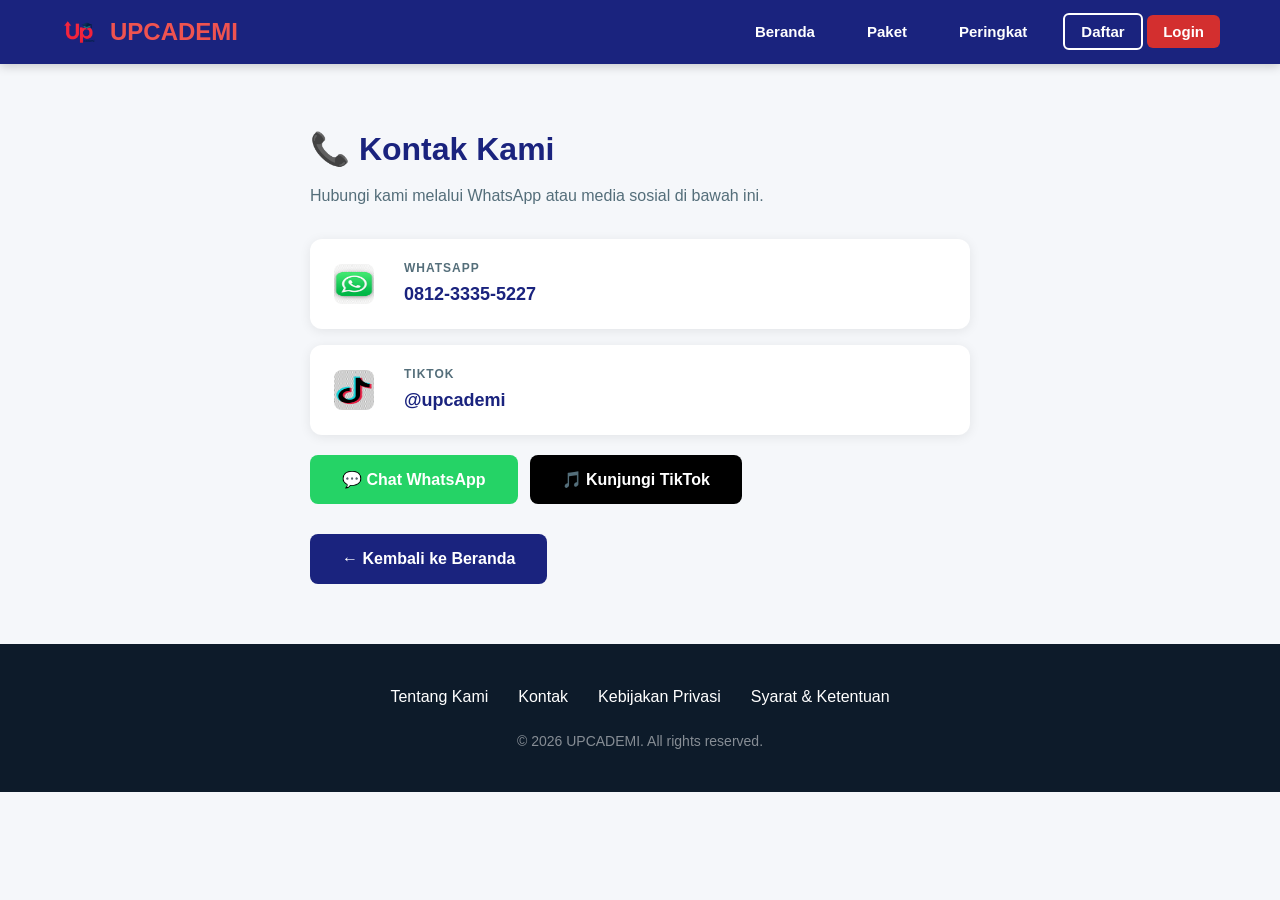
<file: kontak.html>
<!DOCTYPE html>
<html lang="id">
<head>
    <meta charset="UTF-8">
    <meta name="viewport" content="width=device-width, initial-scale=1.0">
    <title>Kontak - UPCADEMI</title>
    <link rel="stylesheet" href="css/style.css">
    <style>
        .kontak-page {
            padding: 60px 0;
            max-width: 700px;
            margin: 0 auto;
        }
        .kontak-page h1 {
            color: var(--navy);
            font-size: 32px;
            margin-bottom: 8px;
        }
        .kontak-page .subtitle {
            color: var(--text-gray);
            margin-bottom: 30px;
            font-size: 16px;
        }
        .kontak-card {
            background: var(--white);
            padding: 20px 24px;
            border-radius: 12px;
            box-shadow: 0 2px 12px rgba(0,0,0,0.08);
            margin-bottom: 16px;
            display: flex;
            align-items: center;
            gap: 20px;
            transition: 0.3s;
        }
        .kontak-card:hover {
            box-shadow: 0 4px 20px rgba(0,0,0,0.12);
            transform: translateY(-2px);
        }
        .kontak-card .icon {
            width: 50px;
            text-align: center;
            flex-shrink: 0;
        }
        .kontak-card .icon img {
            width: 40px;
            height: 40px;
            border-radius: 8px;
            display: block;
        }
        .kontak-card .info {
            flex: 1;
        }
        .kontak-card .info .label {
            font-size: 12px;
            color: var(--text-gray);
            text-transform: uppercase;
            letter-spacing: 1px;
            font-weight: 600;
        }
        .kontak-card .info .value {
            font-size: 18px;
            font-weight: 700;
            color: var(--text-dark);
            margin-top: 2px;
        }
        .kontak-card .info .value a {
            color: var(--navy);
            text-decoration: none;
        }
        .kontak-card .info .value a:hover {
            color: var(--red);
        }
        .btn-back {
            display: inline-block;
            margin-top: 30px;
            padding: 12px 32px;
            background: var(--navy);
            color: var(--white);
            border-radius: 8px;
            font-weight: 600;
            transition: 0.3s;
            text-decoration: none;
        }
        .btn-back:hover {
            background: var(--navy-light);
            transform: translateY(-2px);
        }
        .tombol-aksi {
            display: flex;
            gap: 12px;
            flex-wrap: wrap;
            margin-top: 20px;
        }
        .tombol-aksi a {
            padding: 12px 32px;
            border-radius: 8px;
            color: white;
            text-decoration: none;
            font-weight: 700;
            transition: 0.3s;
            display: inline-flex;
            align-items: center;
            gap: 8px;
        }
        .tombol-aksi .wa {
            background: #25D366;
        }
        .tombol-aksi .wa:hover {
            background: #1DA851;
            transform: scale(1.05);
        }
        .tombol-aksi .tt {
            background: #000000;
        }
        .tombol-aksi .tt:hover {
            background: #333;
            transform: scale(1.05);
        }
        @media (max-width: 480px) {
            .kontak-card {
                flex-direction: column;
                text-align: center;
                padding: 20px;
            }
            .kontak-card .icon img {
                margin: 0 auto;
            }
            .tombol-aksi {
                flex-direction: column;
            }
            .tombol-aksi a {
                justify-content: center;
            }
        }
    </style>
</head>
<body>

    <!-- ===== NAVBAR ===== -->
    <nav class="navbar">
        <div class="container">
            <a href="index.html" class="logo">
                <img src="assets/images/logo.png" alt="UPCADEMI" style="height: 40px;">
                <span>UPCADEMI</span>
            </a>
            <div class="hamburger" onclick="toggleMenu()">
                <span></span>
                <span></span>
                <span></span>
            </div>
            <div class="nav-menu" id="navMenu">
                <a href="index.html">Beranda</a>
                <a href="packages.html">Paket</a>
                <a href="leaderboard.html">Peringkat</a>
                <div id="navbarLogin">
                    <!-- Diisi JavaScript -->
                </div>
            </div>
        </div>
    </nav>

    <!-- ===== KONTEN KONTAK ===== -->
    <section class="kontak-page">
        <div class="container">
            <h1>📞 Kontak Kami</h1>
            <p class="subtitle">Hubungi kami melalui WhatsApp atau media sosial di bawah ini.</p>

            <!-- WhatsApp -->
            <div class="kontak-card">
                <div class="icon">
                    <img src="assets/images/whatsapp.jpg" alt="WhatsApp">
                </div>
                <div class="info">
                    <div class="label">WhatsApp</div>
                    <div class="value">
                        <a href="https://wa.me/628123355227?text=Halo%20UPCADEMI%2C%20saya%20mau%20tanya%20tentang%20tryout" target="_blank">
                            0812-3335-5227
                        </a>
                    </div>
                </div>
            </div>

            <!-- TikTok -->
            <div class="kontak-card">
                <div class="icon">
                    <img src="assets/images/tiktok.jpg" alt="TikTok">
                </div>
                <div class="info">
                    <div class="label">TikTok</div>
                    <div class="value">
                        <a href="https://www.tiktok.com/@upcademi" target="_blank">
                            @upcademi
                        </a>
                    </div>
                </div>
            </div>

            <!-- Tombol Akses Cepat -->
            <div class="tombol-aksi">
                <a href="https://wa.me/628123355227?text=Halo%20UPCADEMI%2C%20saya%20mau%20tanya%20tentang%20tryout" target="_blank" class="wa">
                    💬 Chat WhatsApp
                </a>
                <a href="https://www.tiktok.com/@upcademi" target="_blank" class="tt">
                    🎵 Kunjungi TikTok
                </a>
            </div>

            <a href="index.html" class="btn-back">← Kembali ke Beranda</a>
        </div>
    </section>

    <!-- ===== FOOTER ===== -->
    <footer class="footer">
        <div class="container">
            <div class="footer-links">
                <a href="tentang.html">Tentang Kami</a>
                <a href="kontak.html">Kontak</a>
                <a href="privasi.html">Kebijakan Privasi</a>
                <a href="syarat.html">Syarat & Ketentuan</a>
            </div>
            <div class="copyright">&copy; 2026 UPCADEMI. All rights reserved.</div>
        </div>
    </footer>

    <script src="js/script.js"></script>
    <script>
        // ===== UPDATE NAVBAR =====
        function updateNavbar() {
            const container = document.getElementById('navbarLogin');
            if (!container) return;

            const isAdmin = localStorage.getItem('isAdmin') === 'true';
            const isLoggedIn = localStorage.getItem('userEmail') !== null;

            if (isLoggedIn) {
                if (isAdmin) {
                    container.innerHTML = `
                        <a href="dashboard-admin.html" style="background: rgba(255,255,255,0.15);">Admin</a>
                        <a href="#" onclick="logout()" class="btn-login">Logout</a>
                    `;
                } else {
                    container.innerHTML = `
                        <a href="dashboard-user.html" style="background: rgba(255,255,255,0.15);">Dashboard</a>
                        <a href="#" onclick="logout()" class="btn-login">Logout</a>
                    `;
                }
            } else {
                container.innerHTML = `
                    <a href="register.html" class="btn-register">Daftar</a>
                    <a href="login.html" class="btn-login">Login</a>
                `;
            }
        }

        function logout() {
            if (confirm('Yakin ingin logout?')) {
                localStorage.removeItem('isAdmin');
                localStorage.removeItem('userEmail');
                localStorage.removeItem('userName');
                localStorage.setItem('logoutEvent', Date.now());
                window.location.href = 'index.html';
            }
        }

        document.addEventListener('DOMContentLoaded', function() {
            updateNavbar();
        });
    </script>

</body>
</html>
</file>
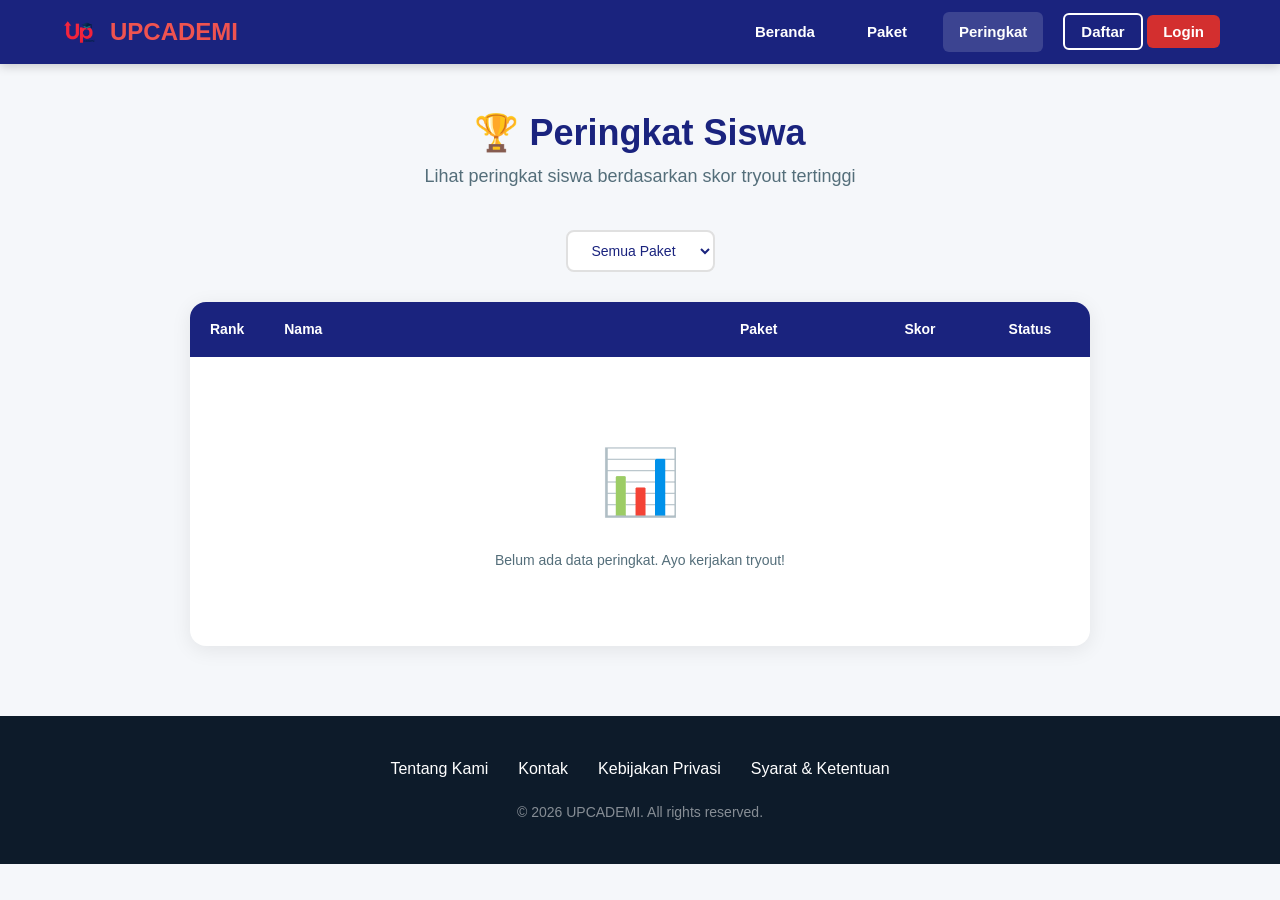
<file: leaderboard.html>
<!DOCTYPE html>
<html lang="id">
<head>
    <meta charset="UTF-8">
    <meta name="viewport" content="width=device-width, initial-scale=1.0">
    <title>Peringkat - UPCADEMI</title>
    <link rel="stylesheet" href="css/style.css">
    <style>
        .leaderboard-page {
            padding: 40px 0;
        }
        .leaderboard-header {
            text-align: center;
            margin-bottom: 40px;
        }
        .leaderboard-header h1 {
            font-size: 36px;
            color: var(--navy);
        }
        .leaderboard-header p {
            color: var(--text-gray);
            font-size: 18px;
        }
        .filter-leaderboard {
            display: flex;
            justify-content: center;
            gap: 12px;
            flex-wrap: wrap;
            margin-bottom: 30px;
        }
        .filter-leaderboard select {
            padding: 10px 20px;
            border: 2px solid #E0E0E0;
            border-radius: 8px;
            font-size: 14px;
            background: var(--white);
            color: var(--text-dark);
            cursor: pointer;
        }
        .filter-leaderboard select:focus {
            border-color: var(--navy);
            outline: none;
        }
        .leaderboard-table {
            background: var(--white);
            border-radius: 16px;
            overflow: hidden;
            box-shadow: 0 4px 20px rgba(0,0,0,0.08);
            max-width: 900px;
            margin: 0 auto;
        }
        .leaderboard-table table {
            width: 100%;
            border-collapse: collapse;
        }
        .leaderboard-table thead {
            background: var(--navy);
            color: var(--white);
        }
        .leaderboard-table thead th {
            padding: 16px 20px;
            text-align: left;
            font-weight: 600;
            font-size: 14px;
        }
        .leaderboard-table tbody td {
            padding: 14px 20px;
            border-bottom: 1px solid #f0f0f0;
            font-size: 14px;
        }
        .leaderboard-table tbody tr:hover {
            background: #F5F7FA;
        }
        .leaderboard-table tbody tr:last-child td {
            border-bottom: none;
        }
        .rank-number {
            display: inline-block;
            width: 32px;
            height: 32px;
            line-height: 32px;
            text-align: center;
            border-radius: 50%;
            font-weight: 700;
            font-size: 14px;
        }
        .rank-1 { background: #FFD700; color: #8B6914; }
        .rank-2 { background: #C0C0C0; color: #555; }
        .rank-3 { background: #CD7F32; color: #fff; }
        .rank-other { background: #E0E0E0; color: var(--text-gray); }
        .user-info {
            display: flex;
            align-items: center;
            gap: 12px;
        }
        .user-avatar {
            width: 36px;
            height: 36px;
            border-radius: 50%;
            background: var(--navy-light);
            color: var(--white);
            display: flex;
            align-items: center;
            justify-content: center;
            font-weight: 700;
            font-size: 16px;
        }
        .user-name {
            font-weight: 600;
            color: var(--text-dark);
        }
        .user-paket {
            font-size: 12px;
            color: var(--text-gray);
        }
        .badge-score {
            display: inline-block;
            padding: 4px 16px;
            border-radius: 20px;
            font-weight: 700;
            font-size: 14px;
        }
        .badge-score.high { background: #E8F5E9; color: var(--green); }
        .badge-score.medium { background: #FFF3E0; color: #FF9800; }
        .badge-score.low { background: #FFEBEE; color: var(--red); }
        .pagination {
            display: flex;
            justify-content: center;
            gap: 8px;
            margin-top: 30px;
            flex-wrap: wrap;
        }
        .pagination button {
            padding: 8px 16px;
            border: 2px solid #E0E0E0;
            border-radius: 8px;
            background: var(--white);
            color: var(--text-dark);
            font-weight: 600;
            cursor: pointer;
            transition: 0.3s;
        }
        .pagination button:hover {
            border-color: var(--navy);
            color: var(--navy);
        }
        .pagination button.active {
            background: var(--navy);
            color: var(--white);
            border-color: var(--navy);
        }
        .empty-state {
            text-align: center;
            padding: 60px 20px;
            color: var(--text-gray);
        }
        .empty-state .icon {
            font-size: 64px;
            margin-bottom: 16px;
        }
        @media (max-width: 768px) {
            .leaderboard-table {
                overflow-x: auto;
            }
            .leaderboard-table table {
                min-width: 600px;
            }
            .leaderboard-header h1 {
                font-size: 28px;
            }
            .filter-leaderboard {
                flex-direction: column;
                align-items: center;
            }
            .filter-leaderboard select {
                width: 100%;
                max-width: 300px;
            }
        }
    </style>
</head>
<body>

    <!-- ===== NAVBAR ===== -->
    <nav class="navbar">
        <div class="container">
            <a href="index.html" class="logo">
                <img src="assets/images/logo.png" alt="UPCADEMI" style="height: 40px;">
                <span>UPCADEMI</span>
            </a>
            <div class="hamburger" onclick="toggleMenu()">
                <span></span>
                <span></span>
                <span></span>
            </div>
            <div class="nav-menu" id="navMenu">
                <a href="index.html">Beranda</a>
                <a href="packages.html">Paket</a>
                <a href="leaderboard.html" style="background: rgba(255,255,255,0.15);">Peringkat</a>
                <div id="navbarLogin">
                    <!-- Akan diisi oleh JavaScript -->
                </div>
            </div>
        </div>
    </nav>

    <!-- ===== LEADERBOARD SECTION ===== -->
    <section class="leaderboard-page">
        <div class="container">
            <div class="leaderboard-header">
                <h1>🏆 Peringkat Siswa</h1>
                <p>Lihat peringkat siswa berdasarkan skor tryout tertinggi</p>
            </div>

            <div class="filter-leaderboard">
                <select id="filterPaket">
                    <option value="all">Semua Paket</option>
                </select>
            </div>

            <div class="leaderboard-table">
                <table>
                    <thead>
                        <tr>
                            <th style="width:60px;">Rank</th>
                            <th>Nama</th>
                            <th style="width:150px;">Paket</th>
                            <th style="width:100px; text-align:center;">Skor</th>
                            <th style="width:120px; text-align:center;">Status</th>
                        </tr>
                    </thead>
                    <tbody id="leaderboardBody">
                        <!-- Data akan di-generate JS -->
                    </tbody>
                </table>
            </div>

            <div class="pagination" id="pagination">
                <!-- JS akan generate -->
            </div>
        </div>
    </section>

    <!-- ===== FOOTER ===== -->
    <footer class="footer">
        <div class="container">
            <div class="footer-links">
                <a href="tentang.html">Tentang Kami</a>
                <a href="kontak.html">Kontak</a>
                <a href="privasi.html">Kebijakan Privasi</a>
                <a href="syarat.html">Syarat & Ketentuan</a>
            </div>
            <div class="copyright">&copy; 2026 UPCADEMI. All rights reserved.</div>
        </div>
    </footer>

    <script src="js/script.js"></script>
    <script>
        // =============================================
        // ===== AMBIL HASIL TRYOUT DARI LOCALSTORAGE =====
        // =============================================

        function getHasilTryout() {
            return JSON.parse(localStorage.getItem('hasilTryout') || '[]');
        }

        function getPaketList() {
            const hasil = getHasilTryout();
            const paketSet = new Set();
            hasil.forEach(item => {
                if (item.paket) paketSet.add(item.paket);
            });
            return Array.from(paketSet);
        }

        // =============================================
        // ===== RENDER LEADERBOARD =====
        // =============================================

        let currentPage = 1;
        const itemsPerPage = 10;

        function renderLeaderboard(page = 1) {
            const filterPaket = document.getElementById('filterPaket').value;
            const tbody = document.getElementById('leaderboardBody');
            if (!tbody) return;

            let hasil = getHasilTryout();

            // Filter berdasarkan paket
            if (filterPaket !== 'all') {
                hasil = hasil.filter(item => item.paket === filterPaket);
            }

            // Kelompokkan berdasarkan user dan paket, ambil skor tertinggi
            const userBest = {};
            hasil.forEach(item => {
                const key = item.userEmail + '|' + item.paket;
                if (!userBest[key] || item.skor > userBest[key].skor) {
                    userBest[key] = {
                        userName: item.userName || 'User',
                        userEmail: item.userEmail,
                        paket: item.paket,
                        skor: item.skor,
                        total: item.total || item.skor,
                        tanggal: item.tanggal
                    };
                }
            });

            // Konversi ke array dan urutkan berdasarkan skor tertinggi
            let leaderboardData = Object.values(userBest);
            leaderboardData.sort((a, b) => b.skor - a.skor);

            // Beri peringkat
            leaderboardData = leaderboardData.map((item, index) => {
                return {
                    ...item,
                    rank: index + 1,
                    status: item.skor >= 80 ? 'Lulus' : item.skor >= 60 ? 'Perlu Belajar' : 'Perlu Bimbingan'
                };
            });

            // Pagination
            const totalItems = leaderboardData.length;
            const totalPages = Math.ceil(totalItems / itemsPerPage);
            const startIndex = (page - 1) * itemsPerPage;
            const endIndex = Math.min(startIndex + itemsPerPage, totalItems);
            const pageData = leaderboardData.slice(startIndex, endIndex);

            // Render tabel
            if (pageData.length === 0) {
                tbody.innerHTML = `
                    <tr>
                        <td colspan="5">
                            <div class="empty-state">
                                <div class="icon">📊</div>
                                <p>Belum ada data peringkat. Ayo kerjakan tryout!</p>
                            </div>
                        </td>
                    </tr>
                `;
            } else {
                tbody.innerHTML = pageData.map((item) => {
                    const rankClass = item.rank === 1 ? 'rank-1' : 
                                     item.rank === 2 ? 'rank-2' : 
                                     item.rank === 3 ? 'rank-3' : 'rank-other';

                    const scoreClass = item.skor >= 80 ? 'high' : 
                                      item.skor >= 60 ? 'medium' : 'low';

                    const initials = (item.userName || 'U').split(' ').map(n => n[0]).join('').slice(0, 2);

                    return `
                        <tr>
                            <td><span class="rank-number ${rankClass}">${item.rank}</span></td>
                            <td>
                                <div class="user-info">
                                    <div class="user-avatar">${initials}</div>
                                    <div>
                                        <div class="user-name">${item.userName}</div>
                                    </div>
                                </div>
                            </td>
                            <td><span class="user-paket">${item.paket}</span></td>
                            <td style="text-align:center; font-weight:700; color:var(--navy);">
                                ${item.skor} / ${item.total || item.skor}
                            </td>
                            <td style="text-align:center;">
                                <span class="badge-score ${scoreClass}">${item.status}</span>
                            </td>
                        </tr>
                    `;
                }).join('');
            }

            // Render pagination
            renderPagination(totalPages, page);
        }

        // =============================================
        // ===== RENDER PAGINATION =====
        // =============================================

        function renderPagination(totalPages, currentPage) {
            const container = document.getElementById('pagination');
            if (!container) return;

            if (totalPages <= 1) {
                container.innerHTML = '';
                return;
            }

            let html = '';
            html += `<button onclick="goToPage(${currentPage - 1})" ${currentPage === 1 ? 'disabled' : ''}>⬅</button>`;

            for (let i = 1; i <= totalPages; i++) {
                html += `<button class="${i === currentPage ? 'active' : ''}" onclick="goToPage(${i})">${i}</button>`;
            }

            html += `<button onclick="goToPage(${currentPage + 1})" ${currentPage === totalPages ? 'disabled' : ''}>➡</button>`;

            container.innerHTML = html;
        }

        // =============================================
        // ===== GO TO PAGE =====
        // =============================================

        function goToPage(page) {
            const hasil = getHasilTryout();
            const filterPaket = document.getElementById('filterPaket').value;
            
            let filtered = hasil;
            if (filterPaket !== 'all') {
                filtered = filtered.filter(item => item.paket === filterPaket);
            }

            const userBest = {};
            filtered.forEach(item => {
                const key = item.userEmail + '|' + item.paket;
                if (!userBest[key] || item.skor > userBest[key].skor) {
                    userBest[key] = {
                        userName: item.userName || 'User',
                        userEmail: item.userEmail,
                        paket: item.paket,
                        skor: item.skor,
                        total: item.total || item.skor,
                        tanggal: item.tanggal
                    };
                }
            });

            const totalItems = Object.keys(userBest).length;
            const totalPages = Math.ceil(totalItems / itemsPerPage);

            if (page < 1 || page > totalPages) return;

            currentPage = page;
            renderLeaderboard(page);
        }

        // =============================================
        // ===== UPDATE DROPDOWN FILTER PAKET =====
        // =============================================

        function updateFilterPaket() {
            const select = document.getElementById('filterPaket');
            if (!select) return;

            const paketList = getPaketList();
            select.innerHTML = '<option value="all">Semua Paket</option>';
            paketList.forEach(paket => {
                select.innerHTML += `<option value="${paket}">${paket}</option>`;
            });
        }

        // =============================================
        // ===== UPDATE NAVBAR =====
        // =============================================

        function updateNavbar() {
            const container = document.getElementById('navbarLogin');
            if (!container) return;

            const isAdmin = localStorage.getItem('isAdmin') === 'true';
            const isLoggedIn = localStorage.getItem('userEmail') !== null;

            if (isLoggedIn) {
                if (isAdmin) {
                    container.innerHTML = `
                        <a href="dashboard-admin.html" style="background: rgba(255,255,255,0.15);">Admin</a>
                        <a href="#" onclick="logout()" class="btn-login">Logout</a>
                    `;
                } else {
                    container.innerHTML = `
                        <a href="dashboard-user.html" style="background: rgba(255,255,255,0.15);">Dashboard</a>
                        <a href="#" onclick="logout()" class="btn-login">Logout</a>
                    `;
                }
            } else {
                container.innerHTML = `
                    <a href="register.html" class="btn-register">Daftar</a>
                    <a href="login.html" class="btn-login">Login</a>
                `;
            }
        }

        function logout() {
            if (confirm('Yakin ingin logout?')) {
                localStorage.removeItem('isAdmin');
                localStorage.removeItem('userEmail');
                localStorage.removeItem('userName');
                window.location.href = 'index.html';
            }
        }

        // =============================================
        // ===== EVENT LISTENER =====
        // =============================================

        document.getElementById('filterPaket').addEventListener('change', function() {
            currentPage = 1;
            renderLeaderboard(1);
        });

        // =============================================
        // ===== INIT =====
        // =============================================

        document.addEventListener('DOMContentLoaded', function() {
            updateNavbar();
            updateFilterPaket();
            renderLeaderboard(1);
        });
    </script>
</body>
</html>
</file>
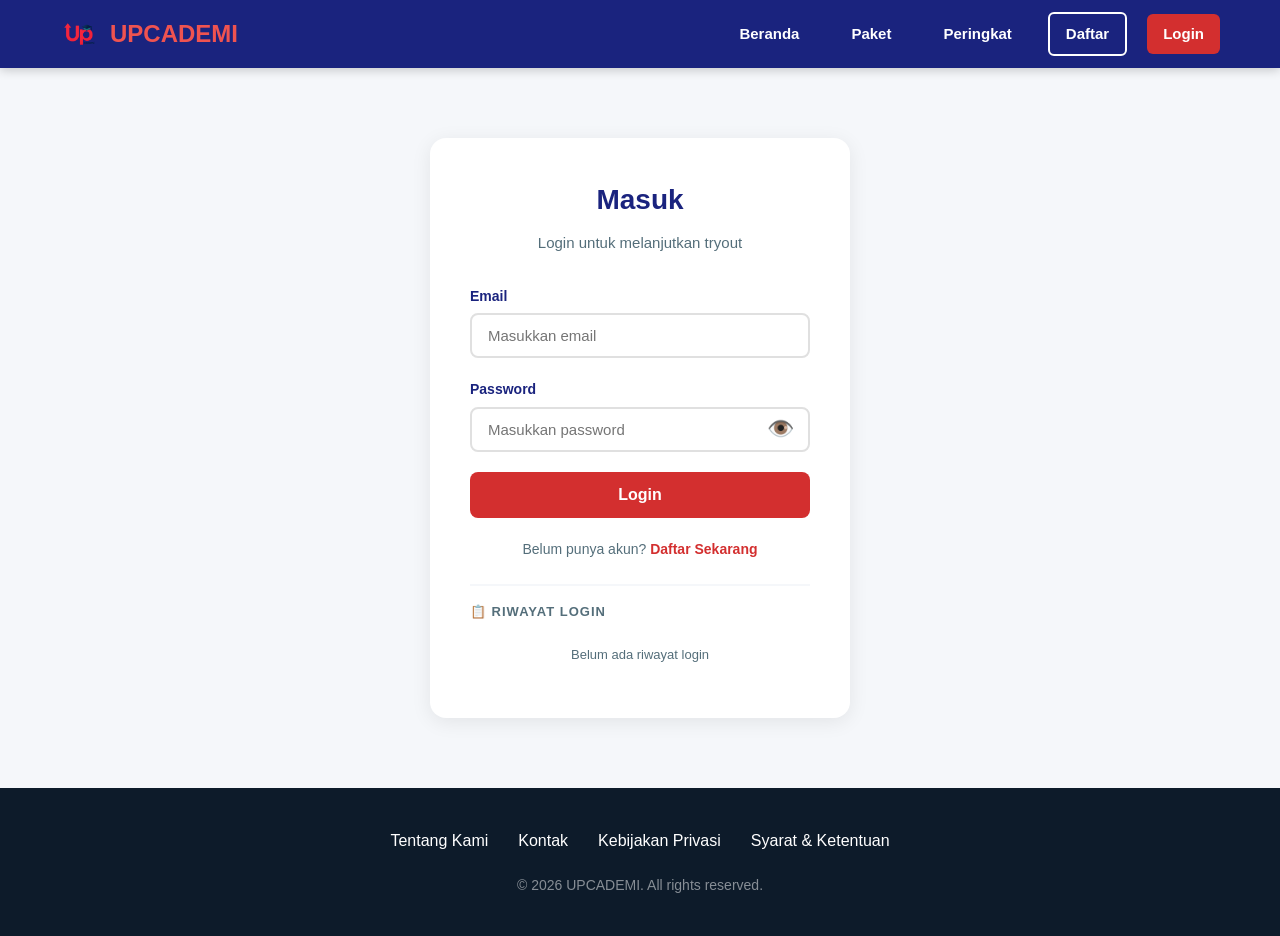
<file: login.html>
<!DOCTYPE html>
<html lang="id">
<head>
    <meta charset="UTF-8">
    <meta name="viewport" content="width=device-width, initial-scale=1.0">
    <title>Login - UPCADEMI</title>
    <link rel="stylesheet" href="css/style.css">
    <style>
        .auth-page {
            min-height: 80vh;
            display: flex;
            align-items: center;
            justify-content: center;
            padding: 40px 20px;
            background: var(--gray-bg);
        }

        .auth-box {
            background: var(--white);
            padding: 40px;
            border-radius: 16px;
            box-shadow: 0 4px 20px rgba(0, 0, 0, 0.08);
            max-width: 420px;
            width: 100%;
        }

        .auth-box h2 {
            text-align: center;
            color: var(--navy);
            margin-bottom: 8px;
            font-size: 28px;
        }

        .auth-box .subtitle {
            text-align: center;
            color: var(--text-gray);
            margin-bottom: 30px;
            font-size: 15px;
        }

        .form-group {
            margin-bottom: 20px;
        }

        .form-group label {
            display: block;
            font-weight: 600;
            margin-bottom: 6px;
            color: var(--text-dark);
            font-size: 14px;
        }

        .form-group input {
            width: 100%;
            padding: 12px 16px;
            border: 2px solid #E0E0E0;
            border-radius: 8px;
            font-size: 15px;
            transition: 0.3s;
            background: var(--white);
        }

        .form-group input:focus {
            border-color: var(--navy);
            outline: none;
            box-shadow: 0 0 0 3px rgba(26, 35, 126, 0.1);
        }

        /* ===== PASSWORD WITH EYE ===== */
        .password-wrapper {
            position: relative;
        }

        .password-wrapper input {
            padding-right: 50px;
        }

        .toggle-password {
            position: absolute;
            right: 16px;
            top: 50%;
            transform: translateY(-50%);
            background: none;
            border: none;
            font-size: 22px;
            cursor: pointer;
            padding: 0;
            color: var(--text-gray);
            transition: 0.3s;
        }

        .toggle-password:hover {
            color: var(--navy);
        }

        .btn-auth {
            width: 100%;
            padding: 14px;
            background: var(--red);
            color: var(--white);
            border: none;
            border-radius: 8px;
            font-size: 16px;
            font-weight: 700;
            cursor: pointer;
            transition: 0.3s;
        }

        .btn-auth:hover {
            background: var(--red-dark);
            transform: translateY(-2px);
            box-shadow: 0 8px 25px rgba(211, 47, 47, 0.3);
        }

        .auth-footer {
            text-align: center;
            margin-top: 20px;
            color: var(--text-gray);
            font-size: 14px;
        }

        .auth-footer a {
            color: var(--red);
            font-weight: 600;
        }

        .auth-footer a:hover {
            text-decoration: underline;
        }

        .alert {
            padding: 12px 16px;
            border-radius: 8px;
            margin-bottom: 16px;
            font-size: 14px;
            display: none;
        }

        .alert-error {
            background: #FFEBEE;
            color: var(--red-dark);
            border: 1px solid #FFCDD2;
        }

        .alert-success {
            background: #E8F5E9;
            color: var(--green);
            border: 1px solid #C8E6C9;
        }

        /* ===== RIWAYAT LOGIN ===== */
        .riwayat-login {
            margin-top: 24px;
            padding-top: 16px;
            border-top: 2px solid var(--gray-bg);
        }

        .riwayat-login h4 {
            font-size: 13px;
            color: var(--text-gray);
            margin-bottom: 10px;
            text-transform: uppercase;
            letter-spacing: 1px;
        }

        .riwayat-item {
            display: flex;
            justify-content: space-between;
            align-items: center;
            padding: 8px 0;
            border-bottom: 1px solid #f0f0f0;
            font-size: 13px;
        }

        .riwayat-item:last-child {
            border-bottom: none;
        }

        .riwayat-item .email {
            color: var(--text-dark);
            font-weight: 600;
        }

        .riwayat-item .waktu {
            color: var(--text-gray);
            font-size: 12px;
        }

        .riwayat-item .badge-role {
            font-size: 10px;
            padding: 2px 10px;
            border-radius: 12px;
            font-weight: 600;
        }

        .riwayat-item .badge-role.admin {
            background: #FFEBEE;
            color: var(--red);
        }

        .riwayat-item .badge-role.user {
            background: #E8EAF6;
            color: var(--navy);
        }

        .riwayat-empty {
            text-align: center;
            color: var(--text-gray);
            font-size: 13px;
            padding: 12px 0;
        }

        @media (max-width: 480px) {
            .auth-box {
                padding: 24px;
            }
        }
    </style>
</head>
<body>

    <!-- ===== NAVBAR ===== -->
    <nav class="navbar">
        <div class="container">
            <a href="index.html" class="logo">
                <img src="assets/images/logo.png" alt="UPCADEMI" style="height: 40px;">
                <span>UPCADEMI</span>
            </a>
            <div class="hamburger" onclick="toggleMenu()">
                <span></span>
                <span></span>
                <span></span>
            </div>
            <div class="nav-menu" id="navMenu">
                <a href="index.html">Beranda</a>
                <a href="packages.html">Paket</a>
                <a href="leaderboard.html">Peringkat</a>
                <a href="register.html" class="btn-register">Daftar</a>
                <a href="login.html" class="btn-login">Login</a>
            </div>
        </div>
    </nav>

    <!-- ===== AUTH SECTION ===== -->
    <section class="auth-page">
        <div class="auth-box">
            <h2>Masuk</h2>
            <p class="subtitle">Login untuk melanjutkan tryout</p>

            <div class="alert alert-error" id="alert-error">
                Email atau password salah. Silakan coba lagi.
            </div>

            <form id="loginForm" onsubmit="return handleLogin(event)">
                <div class="form-group">
                    <label for="email">Email</label>
                    <input type="email" id="email" placeholder="Masukkan email" required>
                </div>

                <div class="form-group">
                    <label for="password">Password</label>
                    <div class="password-wrapper">
                        <input type="password" id="password" placeholder="Masukkan password" required minlength="6">
                        <button type="button" class="toggle-password" onclick="togglePassword()">
                            👁️
                        </button>
                    </div>
                </div>

                <button type="submit" class="btn-auth">Login</button>
            </form>

            <div class="auth-footer">
                Belum punya akun? <a href="register.html">Daftar Sekarang</a>
            </div>

            <!-- ===== RIWAYAT LOGIN ===== -->
            <div class="riwayat-login">
                <h4>📋 Riwayat Login</h4>
                <div id="riwayatContainer">
                    <!-- JS akan generate -->
                </div>
            </div>
        </div>
    </section>

    <!-- ===== FOOTER ===== -->
    <footer class="footer">
        <div class="container">
            <div class="footer-links">
                <a href="tentang.html">Tentang Kami</a>
                <a href="kontak.html">Kontak</a>
                <a href="privasi.html">Kebijakan Privasi</a>
                <a href="syarat.html">Syarat & Ketentuan</a>
            </div>
            <div class="copyright">&copy; 2026 UPCADEMI. All rights reserved.</div>
        </div>
    </footer>

    <script src="js/script.js"></script>
    <script>
        // ===== TOGGLE PASSWORD =====
        function togglePassword() {
            const passwordInput = document.getElementById('password');
            const toggleBtn = document.querySelector('.toggle-password');

            if (passwordInput.type === 'password') {
                passwordInput.type = 'text';
                toggleBtn.textContent = '🙈';
            } else {
                passwordInput.type = 'password';
                toggleBtn.textContent = '👁️';
            }
        }

        // ===== RIWAYAT LOGIN =====
        function getRiwayatLogin() {
            const data = localStorage.getItem('riwayatLogin');
            return data ? JSON.parse(data) : [];
        }

        function saveRiwayatLogin(email, role) {
            const riwayat = getRiwayatLogin();
            const now = new Date();
            const waktu = now.toLocaleDateString('id-ID', {
                day: 'numeric',
                month: 'long',
                year: 'numeric'
            }) + ' ' + now.toLocaleTimeString('id-ID', {
                hour: '2-digit',
                minute: '2-digit'
            });

            riwayat.push({
                email: email,
                role: role,
                waktu: waktu,
                timestamp: now.getTime()
            });

            // Simpan maksimal 10 riwayat
            if (riwayat.length > 10) {
                riwayat.shift();
            }

            localStorage.setItem('riwayatLogin', JSON.stringify(riwayat));
        }

        function renderRiwayat() {
            const container = document.getElementById('riwayatContainer');
            if (!container) return;

            const riwayat = getRiwayatLogin();

            if (riwayat.length === 0) {
                container.innerHTML = `<div class="riwayat-empty">Belum ada riwayat login</div>`;
                return;
            }

            // Tampilkan terbaru di atas
            const sorted = [...riwayat].reverse();

            container.innerHTML = sorted.map(item => {
                const roleClass = item.role === 'admin' ? 'admin' : 'user';
                const roleText = item.role === 'admin' ? '👑 Admin' : '👤 User';
                return `
                    <div class="riwayat-item">
                        <div>
                            <div class="email">${item.email}</div>
                            <div class="waktu">${item.waktu}</div>
                        </div>
                        <span class="badge-role ${roleClass}">${roleText}</span>
                    </div>
                `;
            }).join('');
        }

        // ===== HANDLE LOGIN =====
        function handleLogin(e) {
            e.preventDefault();
            const email = document.getElementById('email').value;
            const password = document.getElementById('password').value;
            const alertError = document.getElementById('alert-error');

            alertError.style.display = 'none';

            if (!email || !password) {
                alertError.textContent = 'Semua field wajib diisi!';
                alertError.style.display = 'block';
                return false;
            }

            // ===== CEK LOGIN ADMIN =====
            if (email === 'admin@upcademi.com' && password === 'admin123') {
                localStorage.setItem('isAdmin', 'true');
                localStorage.setItem('userEmail', email);
                localStorage.setItem('userName', 'Administrator');
                saveRiwayatLogin(email, 'admin');
                window.location.href = 'dashboard-admin.html';
                return true;
            }

            // ===== CEK LOGIN USER BIASA =====
            if (email && password.length >= 6) {
                localStorage.setItem('isAdmin', 'false');
                localStorage.setItem('userEmail', email);
                localStorage.setItem('userName', email.split('@')[0] || 'User');
                saveRiwayatLogin(email, 'user');
                window.location.href = 'dashboard-user.html';
                return true;
            }

            alertError.textContent = 'Email atau password salah!';
            alertError.style.display = 'block';
            return false;
        }

        // ===== JALANKAN SAAT HALAMAN LOAD =====
        document.addEventListener('DOMContentLoaded', function() {
            renderRiwayat();
        });
    </script>

</body>
</html>
</file>
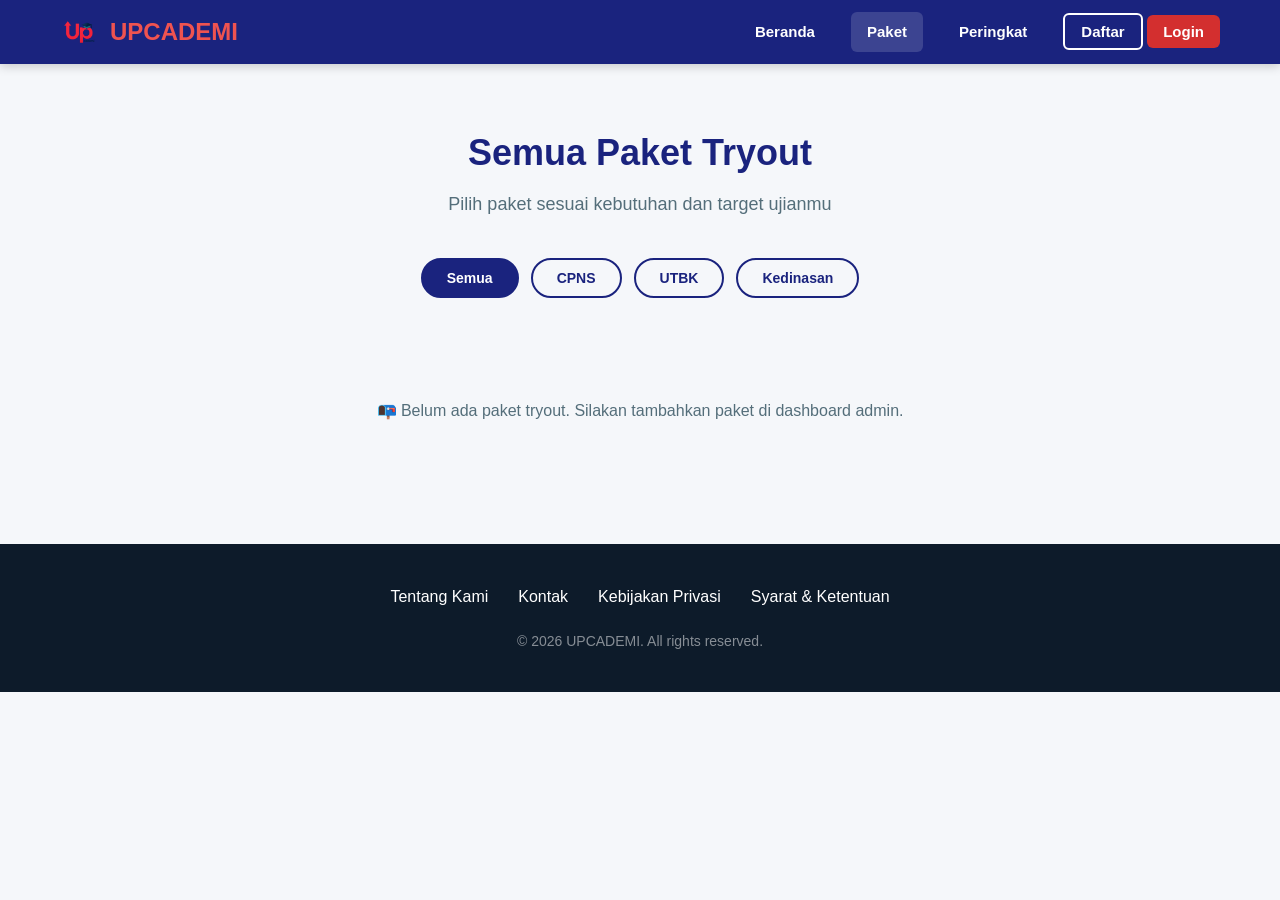
<file: packages.html>
<!DOCTYPE html>
<html lang="id">
<head>
    <meta charset="UTF-8">
    <meta name="viewport" content="width=device-width, initial-scale=1.0">
    <title>Paket Tryout - UPCADEMI</title>
    <link rel="stylesheet" href="css/style.css">
    <style>
        .packages-page { padding: 60px 0; }
        .packages-page h1 { text-align: center; font-size: 36px; color: var(--navy); margin-bottom: 8px; }
        .packages-page .subtitle { text-align: center; color: var(--text-gray); margin-bottom: 40px; font-size: 18px; }
        .filter-section { display: flex; justify-content: center; gap: 12px; flex-wrap: wrap; margin-bottom: 40px; }
        .filter-btn { padding: 10px 24px; border: 2px solid var(--navy); background: transparent; color: var(--navy); border-radius: 30px; font-weight: 600; cursor: pointer; transition: 0.3s; font-size: 14px; }
        .filter-btn:hover, .filter-btn.active { background: var(--navy); color: var(--white); }
        .package-grid-full { display: grid; grid-template-columns: repeat(3, 1fr); gap: 30px; }
        .package-card-full { background: var(--white); border-radius: 16px; padding: 40px 30px; box-shadow: 0 4px 20px rgba(0,0,0,0.08); transition: 0.3s; text-align: center; border-top: 6px solid var(--navy); position: relative; }
        .package-card-full:hover { transform: translateY(-8px); box-shadow: 0 12px 40px rgba(0,0,0,0.15); }
        .package-card-full.popular { border-top-color: var(--red); }
        .badge-category { display: inline-block; background: var(--navy-light); color: var(--white); padding: 4px 16px; border-radius: 20px; font-size: 12px; font-weight: 600; margin-bottom: 12px; }
        .badge-popular { position: absolute; top: 16px; right: -30px; background: var(--red); color: white; padding: 4px 40px; font-size: 12px; font-weight: 700; transform: rotate(45deg); text-transform: uppercase; }
        .package-name { font-size: 24px; font-weight: 700; color: var(--navy); margin-bottom: 8px; }
        .package-price { font-size: 36px; font-weight: 800; color: var(--red); margin: 16px 0 8px; }
        .package-price small { font-size: 16px; font-weight: 400; color: var(--text-gray); }
        .package-desc { color: var(--text-gray); margin-bottom: 20px; font-size: 15px; }
        .package-features { list-style: none; text-align: left; margin-bottom: 30px; padding: 0; }
        .package-features li { padding: 8px 0; border-bottom: 1px solid #f0f0f0; color: var(--text-dark); font-size: 14px; }
        .package-features li::before { content: "✓ "; color: var(--red); font-weight: 700; }
        .btn-buy { display: inline-block; background-color: var(--red); color: var(--white); padding: 12px 40px; border-radius: 8px; font-weight: 700; transition: 0.3s; width: 100%; border: none; cursor: pointer; font-size: 16px; }
        .btn-buy:hover { background-color: var(--red-dark); transform: scale(1.02); }
        @media (max-width: 992px) { .package-grid-full { grid-template-columns: repeat(2, 1fr); } }
        @media (max-width: 768px) { .package-grid-full { grid-template-columns: 1fr; max-width: 400px; margin: 0 auto; } .packages-page h1 { font-size: 28px; } .filter-section { gap: 8px; } .filter-btn { padding: 8px 16px; font-size: 13px; } }
    </style>
</head>
<body>

    <!-- ===== NAVBAR ===== -->
    <nav class="navbar">
        <div class="container">
            <a href="index.html" class="logo">
                <img src="assets/images/logo.png" alt="UPCADEMI" style="height: 40px;">
                <span>UPCADEMI</span>
            </a>
            <div class="hamburger" onclick="toggleMenu()">
                <span></span>
                <span></span>
                <span></span>
            </div>
            <div class="nav-menu" id="navMenu">
                <a href="index.html">Beranda</a>
                <a href="packages.html" style="background: rgba(255,255,255,0.15);">Paket</a>
                <a href="leaderboard.html">Peringkat</a>
                <div id="navbarLogin"></div>
            </div>
        </div>
    </nav>

    <!-- ===== PACKAGES ===== -->
    <section class="packages-page">
        <div class="container">
            <h1>Semua Paket Tryout</h1>
            <p class="subtitle">Pilih paket sesuai kebutuhan dan target ujianmu</p>

            <div class="filter-section">
                <button class="filter-btn active" data-filter="all">Semua</button>
                <button class="filter-btn" data-filter="cpns">CPNS</button>
                <button class="filter-btn" data-filter="utbk">UTBK</button>
                <button class="filter-btn" data-filter="kedinasan">Kedinasan</button>
            </div>

            <div class="package-grid-full" id="packageGrid"></div>
        </div>
    </section>

    <!-- ===== FOOTER ===== -->
    <footer class="footer">
        <div class="container">
            <div class="footer-links">
                <a href="tentang.html">Tentang Kami</a>
                <a href="kontak.html">Kontak</a>
                <a href="privasi.html">Kebijakan Privasi</a>
                <a href="syarat.html">Syarat & Ketentuan</a>
            </div>
            <div class="copyright">&copy; 2026 UPCADEMI. All rights reserved.</div>
        </div>
    </footer>

    <script src="js/script.js"></script>
    <script>
        // ===== RENDER SEMUA PAKET DARI LOCALSTORAGE =====
        function renderSemuaPaket() {
            const container = document.getElementById('packageGrid');
            if (!container) return;

            const paket = JSON.parse(localStorage.getItem('paketUpcademi') || '[]');

            if (paket.length === 0) {
                container.innerHTML = `
                    <div style="grid-column: 1/-1; text-align:center; padding:60px; color:var(--text-gray);">
                        📭 Belum ada paket tryout. Silakan tambahkan paket di dashboard admin.
                    </div>
                `;
                return;
            }

            container.innerHTML = paket.map((item, index) => {
                const isPopular = index === 0 ? 'popular' : '';
                const badgePopular = index === 0 ? '<div class="badge-popular">Paling Laris</div>' : '';
                const features = item.features ? item.features.split(',').map(f => `<li>${f.trim()}</li>`).join('') : '';

                return `
                    <div class="package-card-full ${isPopular}" data-category="${item.category.toLowerCase()}">
                        ${badgePopular}
                        <span class="badge-category">${item.category}</span>
                        <div class="package-name">${item.name}</div>
                        <div class="package-price">Rp${item.price} <small>/paket</small></div>
                        <p class="package-desc">${item.description || 'Paket tryout terbaik untuk persiapan ujian'}</p>
                        <ul class="package-features">
                            ${features}
                            <li>Akses ${item.duration}</li>
                        </ul>
                        <a href="checkout.html?paket=${item.id}" class="btn-buy">Beli Sekarang</a>
                    </div>
                `;
            }).join('');
        }

        // ===== FILTER PAKET =====
        document.querySelectorAll('.filter-btn').forEach(btn => {
            btn.addEventListener('click', function() {
                document.querySelectorAll('.filter-btn').forEach(b => b.classList.remove('active'));
                this.classList.add('active');

                const filter = this.dataset.filter;
                const cards = document.querySelectorAll('.package-card-full');

                cards.forEach(card => {
                    if (filter === 'all' || card.dataset.category === filter) {
                        card.style.display = 'block';
                    } else {
                        card.style.display = 'none';
                    }
                });
            });
        });

        // ===== NAVBAR =====
        function updateNavbar() {
            const container = document.getElementById('navbarLogin');
            if (!container) return;
            const isAdmin = localStorage.getItem('isAdmin') === 'true';
            const isLoggedIn = localStorage.getItem('userEmail') !== null;

            if (isLoggedIn) {
                if (isAdmin) {
                    container.innerHTML = `
                        <a href="dashboard-admin.html" style="background: rgba(255,255,255,0.15);">Admin</a>
                        <a href="#" onclick="logout()" class="btn-login">Logout</a>
                    `;
                } else {
                    container.innerHTML = `
                        <a href="dashboard-user.html" style="background: rgba(255,255,255,0.15);">Dashboard</a>
                        <a href="#" onclick="logout()" class="btn-login">Logout</a>
                    `;
                }
            } else {
                container.innerHTML = `
                    <a href="register.html" class="btn-register">Daftar</a>
                    <a href="login.html" class="btn-login">Login</a>
                `;
            }
        }

        function logout() {
            if (confirm('Yakin ingin logout?')) {
                localStorage.removeItem('isAdmin');
                localStorage.removeItem('userEmail');
                localStorage.removeItem('userName');
                window.location.href = 'index.html';
            }
        }

        document.addEventListener('DOMContentLoaded', function() {
            updateNavbar();
            renderSemuaPaket();
        });
    </script>
</body>
</html>
</file>
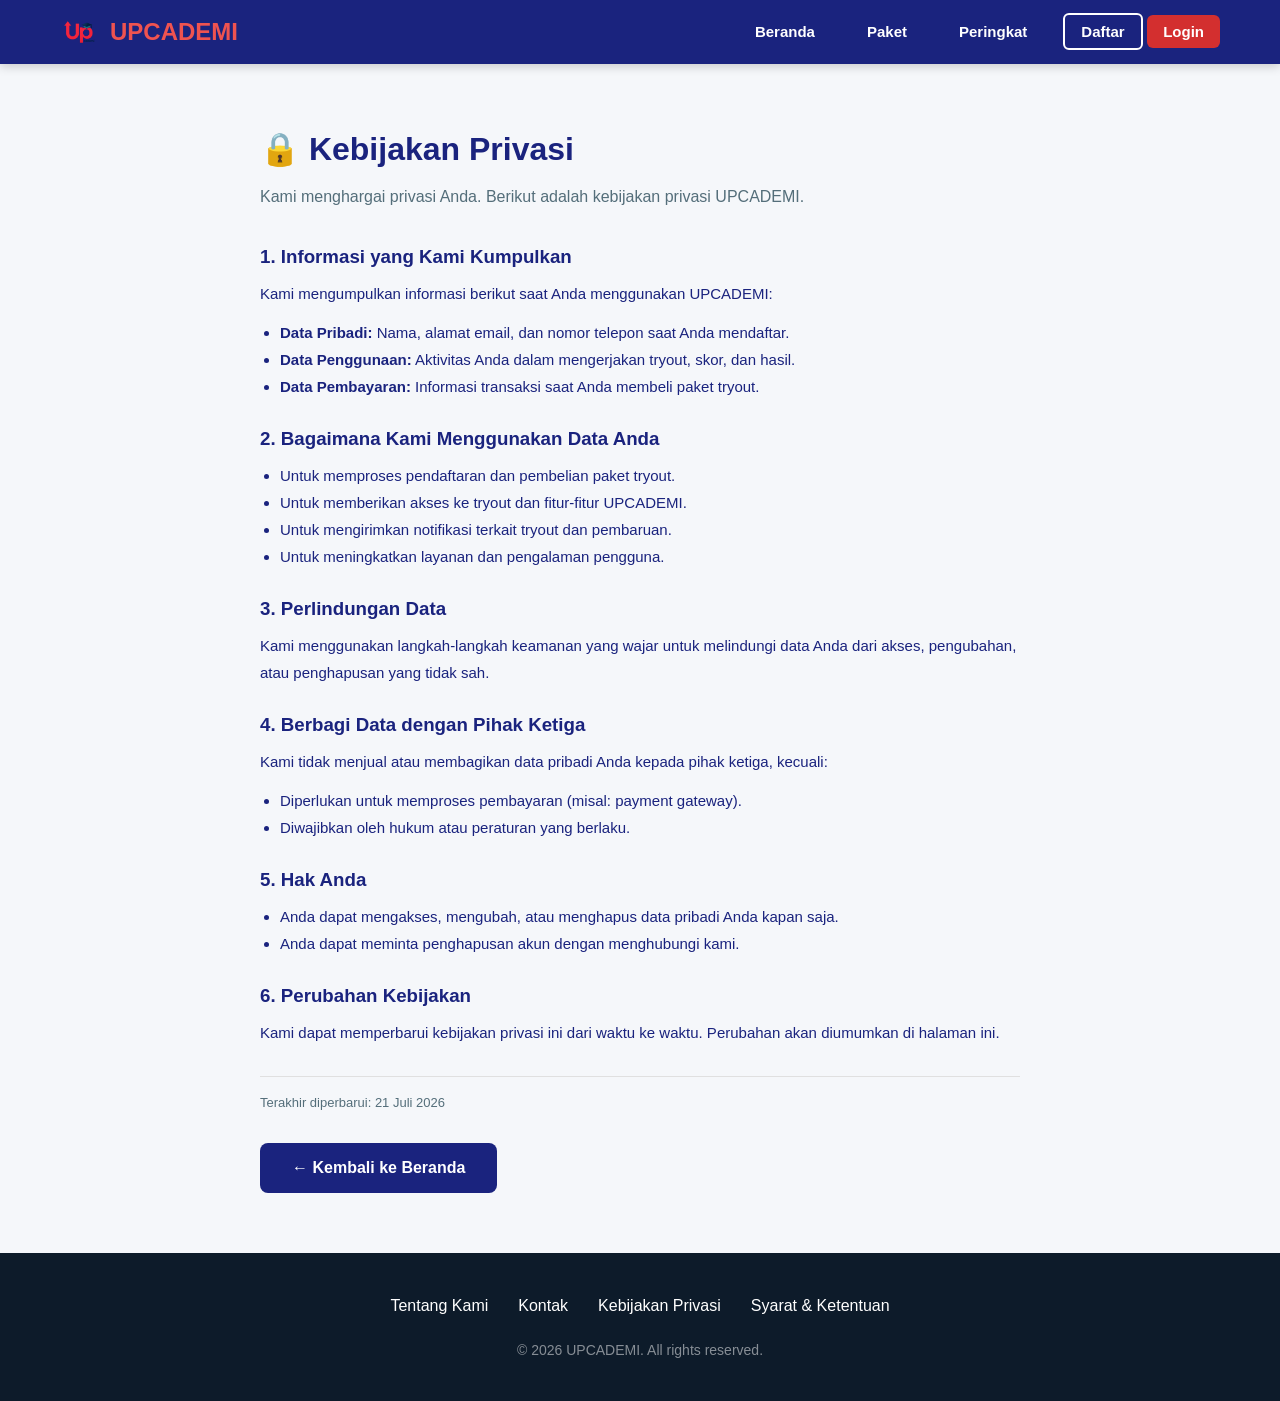
<file: privasi.html>
<!DOCTYPE html>
<html lang="id">
<head>
    <meta charset="UTF-8">
    <meta name="viewport" content="width=device-width, initial-scale=1.0">
    <title>Kebijakan Privasi - UPCADEMI</title>
    <link rel="stylesheet" href="css/style.css">
    <style>
        .page-privasi {
            padding: 60px 0;
            max-width: 800px;
            margin: 0 auto;
        }
        .page-privasi h1 {
            color: var(--navy);
            font-size: 32px;
            margin-bottom: 8px;
        }
        .page-privasi .subtitle {
            color: var(--text-gray);
            margin-bottom: 30px;
            font-size: 16px;
        }
        .page-privasi h3 {
            color: var(--navy);
            margin-top: 24px;
            margin-bottom: 8px;
        }
        .page-privasi p {
            font-size: 15px;
            line-height: 1.8;
            color: var(--text-dark);
            margin-bottom: 12px;
        }
        .page-privasi ul {
            margin-left: 20px;
            margin-bottom: 16px;
        }
        .page-privasi ul li {
            font-size: 15px;
            line-height: 1.8;
            color: var(--text-dark);
        }
        .btn-back {
            display: inline-block;
            margin-top: 30px;
            padding: 12px 32px;
            background: var(--navy);
            color: var(--white);
            border-radius: 8px;
            font-weight: 600;
            transition: 0.3s;
        }
        .btn-back:hover {
            background: var(--navy-light);
            transform: translateY(-2px);
        }
        .update-date {
            font-size: 13px;
            color: var(--text-gray);
            margin-top: 30px;
            padding-top: 16px;
            border-top: 1px solid #E0E0E0;
        }
    </style>
</head>
<body>

    <!-- ===== NAVBAR ===== -->
    <nav class="navbar">
        <div class="container">
            <a href="index.html" class="logo">
                <img src="assets/images/logo.png" alt="UPCADEMI" style="height: 40px;">
                <span>UPCADEMI</span>
            </a>
            <div class="hamburger" onclick="toggleMenu()">
                <span></span>
                <span></span>
                <span></span>
            </div>
            <div class="nav-menu" id="navMenu">
                <a href="index.html">Beranda</a>
                <a href="packages.html">Paket</a>
                <a href="leaderboard.html">Peringkat</a>
                <div id="navbarLogin">
                    <!-- Diisi oleh JavaScript -->
                </div>
            </div>
        </div>
    </nav>

    <!-- ===== KONTEN PRIVASI ===== -->
    <section class="page-privasi">
        <div class="container">
            <h1>🔒 Kebijakan Privasi</h1>
            <p class="subtitle">Kami menghargai privasi Anda. Berikut adalah kebijakan privasi UPCADEMI.</p>

            <h3>1. Informasi yang Kami Kumpulkan</h3>
            <p>Kami mengumpulkan informasi berikut saat Anda menggunakan UPCADEMI:</p>
            <ul>
                <li><strong>Data Pribadi:</strong> Nama, alamat email, dan nomor telepon saat Anda mendaftar.</li>
                <li><strong>Data Penggunaan:</strong> Aktivitas Anda dalam mengerjakan tryout, skor, dan hasil.</li>
                <li><strong>Data Pembayaran:</strong> Informasi transaksi saat Anda membeli paket tryout.</li>
            </ul>

            <h3>2. Bagaimana Kami Menggunakan Data Anda</h3>
            <ul>
                <li>Untuk memproses pendaftaran dan pembelian paket tryout.</li>
                <li>Untuk memberikan akses ke tryout dan fitur-fitur UPCADEMI.</li>
                <li>Untuk mengirimkan notifikasi terkait tryout dan pembaruan.</li>
                <li>Untuk meningkatkan layanan dan pengalaman pengguna.</li>
            </ul>

            <h3>3. Perlindungan Data</h3>
            <p>Kami menggunakan langkah-langkah keamanan yang wajar untuk melindungi data Anda dari akses, pengubahan, atau penghapusan yang tidak sah.</p>

            <h3>4. Berbagi Data dengan Pihak Ketiga</h3>
            <p>Kami tidak menjual atau membagikan data pribadi Anda kepada pihak ketiga, kecuali:</p>
            <ul>
                <li>Diperlukan untuk memproses pembayaran (misal: payment gateway).</li>
                <li>Diwajibkan oleh hukum atau peraturan yang berlaku.</li>
            </ul>

            <h3>5. Hak Anda</h3>
            <ul>
                <li>Anda dapat mengakses, mengubah, atau menghapus data pribadi Anda kapan saja.</li>
                <li>Anda dapat meminta penghapusan akun dengan menghubungi kami.</li>
            </ul>

            <h3>6. Perubahan Kebijakan</h3>
            <p>Kami dapat memperbarui kebijakan privasi ini dari waktu ke waktu. Perubahan akan diumumkan di halaman ini.</p>

            <div class="update-date">Terakhir diperbarui: 21 Juli 2026</div>

            <a href="index.html" class="btn-back">← Kembali ke Beranda</a>
        </div>
    </section>

    <!-- ===== FOOTER ===== -->
    <footer class="footer">
        <div class="container">
            <div class="footer-links">
                <a href="tentang.html">Tentang Kami</a>
                <a href="kontak.html">Kontak</a>
                <a href="privasi.html">Kebijakan Privasi</a>
                <a href="syarat.html">Syarat & Ketentuan</a>
            </div>
            <div class="copyright">&copy; 2026 UPCADEMI. All rights reserved.</div>
        </div>
    </footer>

    <script src="js/script.js"></script>
    <script>
        // ===== UPDATE NAVBAR =====
        function updateNavbar() {
            const container = document.getElementById('navbarLogin');
            if (!container) return;

            const isAdmin = localStorage.getItem('isAdmin') === 'true';
            const isLoggedIn = localStorage.getItem('userEmail') !== null;

            if (isLoggedIn) {
                if (isAdmin) {
                    container.innerHTML = `
                        <a href="dashboard-admin.html" style="background: rgba(255,255,255,0.15);">Admin</a>
                        <a href="#" onclick="logout()" class="btn-login">Logout</a>
                    `;
                } else {
                    container.innerHTML = `
                        <a href="dashboard-user.html" style="background: rgba(255,255,255,0.15);">Dashboard</a>
                        <a href="#" onclick="logout()" class="btn-login">Logout</a>
                    `;
                }
            } else {
                container.innerHTML = `
                    <a href="register.html" class="btn-register">Daftar</a>
                    <a href="login.html" class="btn-login">Login</a>
                `;
            }
        }

        function logout() {
            if (confirm('Yakin ingin logout?')) {
                localStorage.removeItem('isAdmin');
                localStorage.removeItem('userEmail');
                localStorage.removeItem('userName');
                localStorage.setItem('logoutEvent', Date.now());
                window.location.href = 'index.html';
            }
        }

        document.addEventListener('DOMContentLoaded', function() {
            updateNavbar();
        });
    </script>
</body>
</html>
</file>
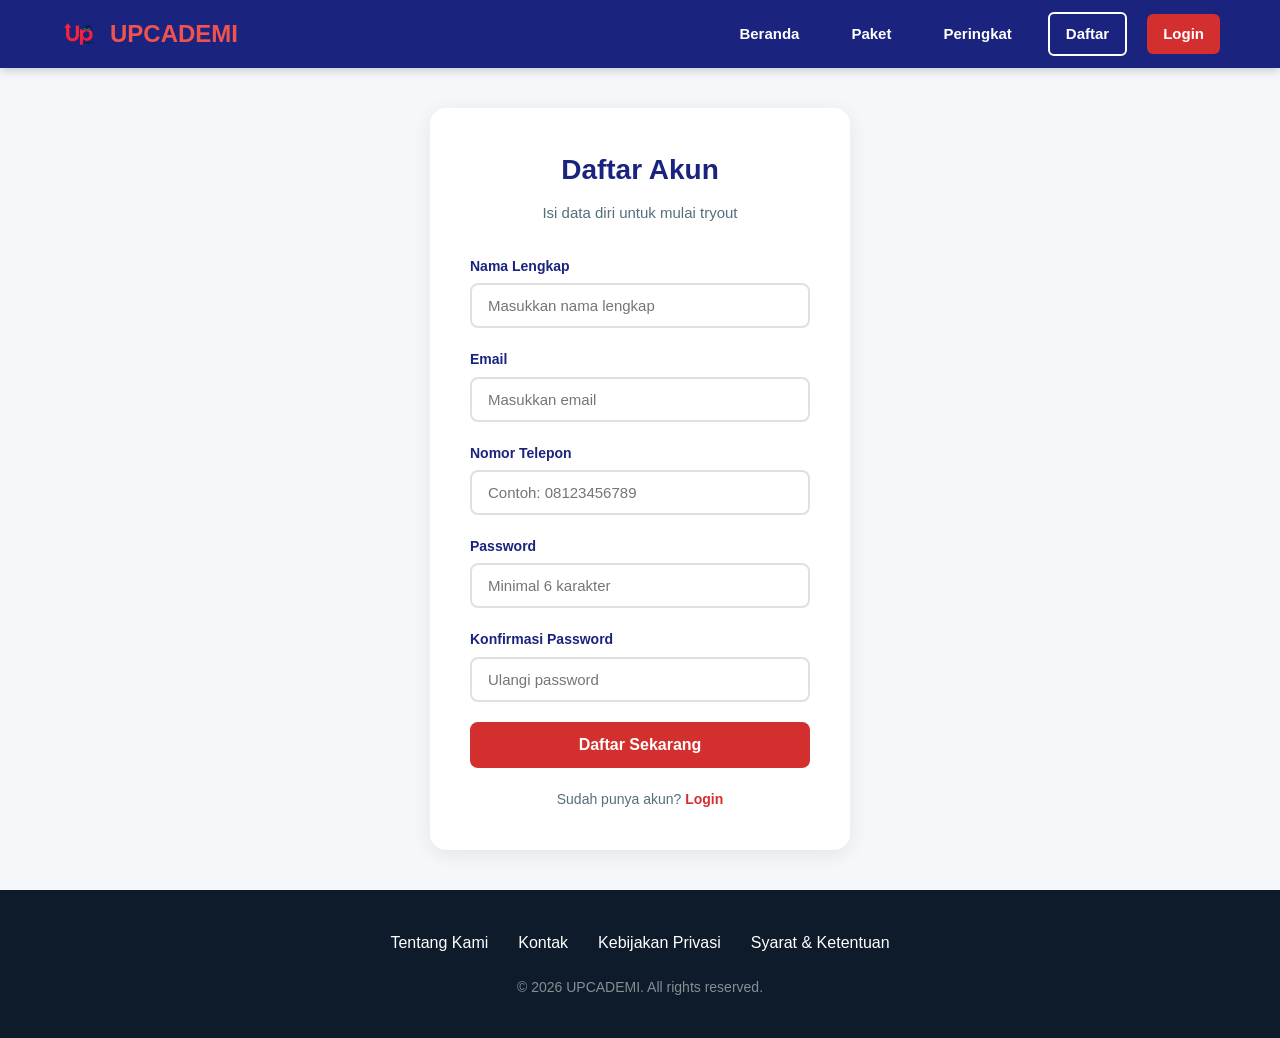
<file: register.html>
<!DOCTYPE html>
<html lang="id">
<head>
    <meta charset="UTF-8">
    <meta name="viewport" content="width=device-width, initial-scale=1.0">
    <title>Daftar - UPCADEMI</title>
    <link rel="stylesheet" href="css/style.css">
    <style>
        /* Sama seperti login.html, copy style auth */
        .auth-page {
            min-height: 80vh;
            display: flex;
            align-items: center;
            justify-content: center;
            padding: 40px 20px;
            background: var(--gray-bg);
        }

        .auth-box {
            background: var(--white);
            padding: 40px;
            border-radius: 16px;
            box-shadow: 0 4px 20px rgba(0, 0, 0, 0.08);
            max-width: 420px;
            width: 100%;
        }

        .auth-box h2 {
            text-align: center;
            color: var(--navy);
            margin-bottom: 8px;
            font-size: 28px;
        }

        .auth-box .subtitle {
            text-align: center;
            color: var(--text-gray);
            margin-bottom: 30px;
            font-size: 15px;
        }

        .form-group {
            margin-bottom: 20px;
        }

        .form-group label {
            display: block;
            font-weight: 600;
            margin-bottom: 6px;
            color: var(--text-dark);
            font-size: 14px;
        }

        .form-group input {
            width: 100%;
            padding: 12px 16px;
            border: 2px solid #E0E0E0;
            border-radius: 8px;
            font-size: 15px;
            transition: 0.3s;
            background: var(--white);
        }

        .form-group input:focus {
            border-color: var(--navy);
            outline: none;
            box-shadow: 0 0 0 3px rgba(26, 35, 126, 0.1);
        }

        .btn-auth {
            width: 100%;
            padding: 14px;
            background: var(--red);
            color: var(--white);
            border: none;
            border-radius: 8px;
            font-size: 16px;
            font-weight: 700;
            cursor: pointer;
            transition: 0.3s;
        }

        .btn-auth:hover {
            background: var(--red-dark);
            transform: translateY(-2px);
            box-shadow: 0 8px 25px rgba(211, 47, 47, 0.3);
        }

        .auth-footer {
            text-align: center;
            margin-top: 20px;
            color: var(--text-gray);
            font-size: 14px;
        }

        .auth-footer a {
            color: var(--red);
            font-weight: 600;
        }

        .auth-footer a:hover {
            text-decoration: underline;
        }

        .alert {
            padding: 12px 16px;
            border-radius: 8px;
            margin-bottom: 16px;
            font-size: 14px;
            display: none;
        }

        .alert-error {
            background: #FFEBEE;
            color: var(--red-dark);
            border: 1px solid #FFCDD2;
        }

        .alert-success {
            background: #E8F5E9;
            color: var(--green);
            border: 1px solid #C8E6C9;
        }
    </style>
</head>
<body>

    <!-- ===== NAVBAR ===== -->
    <nav class="navbar">
        <div class="container">
            <a href="index.html" class="logo">
                <img src="assets/images/logo.png" alt="UPCADEMI" style="height: 40px;">
                <span>UPCADEMI</span>
            </a>
            <div class="hamburger" onclick="toggleMenu()">
                <span></span>
                <span></span>
                <span></span>
            </div>
            <div class="nav-menu" id="navMenu">
                <a href="index.html">Beranda</a>
                <a href="packages.html">Paket</a>
                <a href="leaderboard.html">Peringkat</a>
                <a href="register.html" class="btn-register">Daftar</a>
                <a href="login.html" class="btn-login">Login</a>
            </div>
        </div>
    </nav>

    <!-- ===== REGISTER SECTION ===== -->
    <section class="auth-page">
        <div class="auth-box">
            <h2>Daftar Akun</h2>
            <p class="subtitle">Isi data diri untuk mulai tryout</p>

            <div class="alert alert-error" id="alert-error">Error message</div>
            <div class="alert alert-success" id="alert-success">Pendaftaran berhasil! Silakan login.</div>

            <form id="registerForm" onsubmit="return handleRegister(event)">
                <div class="form-group">
                    <label for="fullname">Nama Lengkap</label>
                    <input type="text" id="fullname" placeholder="Masukkan nama lengkap" required>
                </div>

                <div class="form-group">
                    <label for="email">Email</label>
                    <input type="email" id="email" placeholder="Masukkan email" required>
                </div>

                <div class="form-group">
                    <label for="phone">Nomor Telepon</label>
                    <input type="tel" id="phone" placeholder="Contoh: 08123456789" required>
                </div>

                <div class="form-group">
                    <label for="password">Password</label>
                    <input type="password" id="password" placeholder="Minimal 6 karakter" required minlength="6">
                </div>

                <div class="form-group">
                    <label for="confirm-password">Konfirmasi Password</label>
                    <input type="password" id="confirm-password" placeholder="Ulangi password" required minlength="6">
                </div>

                <button type="submit" class="btn-auth">Daftar Sekarang</button>
            </form>

            <div class="auth-footer">
                Sudah punya akun? <a href="login.html">Login</a>
            </div>
        </div>
    </section>

    <!-- ===== FOOTER ===== -->
    <footer class="footer">
        <div class="container">
            <div class="footer-links">
                <a href="tentang.html">Tentang Kami</a>
                <a href="kontak.html">Kontak</a>
                <a href="privasi.html">Kebijakan Privasi</a>
                <a href="syarat.html">Syarat & Ketentuan</a>
            </div>
            <div class="copyright">&copy; 2026 UPCADEMI. All rights reserved.</div>
        </div>
    </footer>

    <script src="js/script.js"></script>
    <script>
        function handleRegister(e) {
            e.preventDefault();

            const fullname = document.getElementById('fullname').value;
            const email = document.getElementById('email').value;
            const phone = document.getElementById('phone').value;
            const password = document.getElementById('password').value;
            const confirm = document.getElementById('confirm-password').value;

            const alertError = document.getElementById('alert-error');
            const alertSuccess = document.getElementById('alert-success');

            // Sembunyikan alert
            alertError.style.display = 'none';
            alertSuccess.style.display = 'none';

            // Validasi
            if (!fullname || !email || !phone || !password || !confirm) {
                alertError.textContent = 'Semua field wajib diisi!';
                alertError.style.display = 'block';
                return false;
            }

            if (password !== confirm) {
                alertError.textContent = 'Password dan konfirmasi password tidak sama!';
                alertError.style.display = 'block';
                return false;
            }

            if (password.length < 6) {
                alertError.textContent = 'Password minimal 6 karakter!';
                alertError.style.display = 'block';
                return false;
            }
// Simpan data user ke localStorage
localStorage.setItem('userEmail', email.value);
localStorage.setItem('userName', fullname.value);
localStorage.setItem('isAdmin', 'false');
            // Simulasi sukses (nanti diganti dengan backend)
            alertSuccess.textContent = 'Pendaftaran berhasil! Silakan login.';
            alertSuccess.style.display = 'block';

            // Reset form
            document.getElementById('registerForm').reset();

            // Redirect ke login setelah 2 detik
            setTimeout(() => {
                window.location.href = 'login.html';
            }, 2000);

            return false;
        }
    </script>

</body>
</html>
</file>
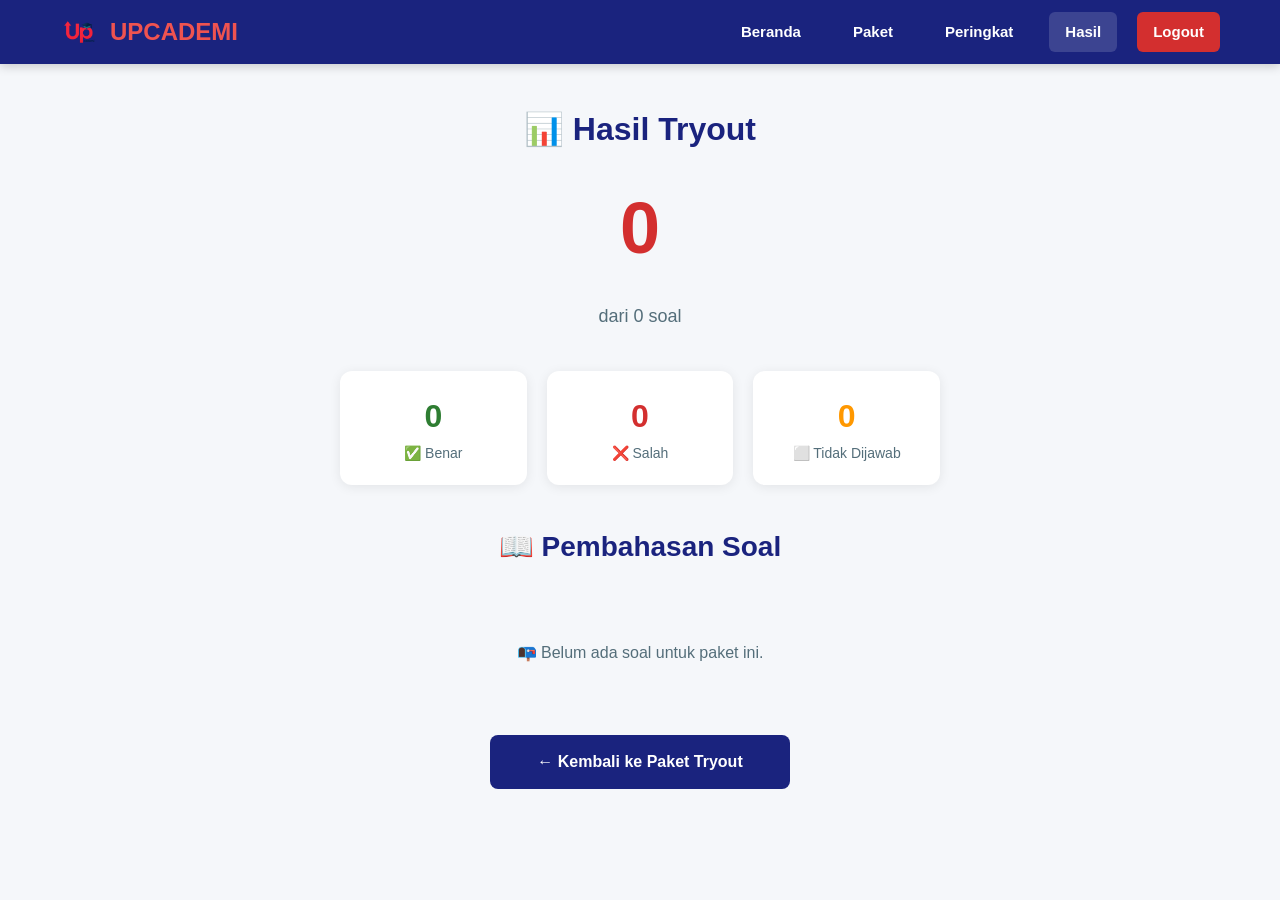
<file: result.html>
<!DOCTYPE html>
<html lang="id">
<head>
    <meta charset="UTF-8">
    <meta name="viewport" content="width=device-width, initial-scale=1.0">
    <title>Hasil Tryout - UPCADEMI</title>
    <link rel="stylesheet" href="css/style.css">
    <style>
        .result-page { padding: 40px 0; }
        .result-header { text-align: center; margin-bottom: 40px; }
        .result-header h1 { font-size: 32px; color: var(--navy); }
        .result-header .score { font-size: 72px; font-weight: 800; color: var(--red); margin: 16px 0; }
        .result-header .score-label { color: var(--text-gray); font-size: 18px; }
        .result-stats { display: grid; grid-template-columns: repeat(3, 1fr); gap: 20px; max-width: 600px; margin: 0 auto 40px; }
        .stat-card { background: var(--white); padding: 20px; border-radius: 12px; text-align: center; box-shadow: 0 2px 12px rgba(0,0,0,0.08); }
        .stat-card .number { font-size: 32px; font-weight: 700; }
        .stat-card .number.green { color: var(--green); }
        .stat-card .number.red { color: var(--red); }
        .stat-card .number.orange { color: #FF9800; }
        .stat-card .label { font-size: 14px; color: var(--text-gray); }
        .pembahasan-section { max-width: 800px; margin: 0 auto; }
        .pembahasan-section h2 { text-align: center; color: var(--navy); margin-bottom: 30px; font-size: 28px; }
        .soal-card { background: var(--white); padding: 24px; border-radius: 12px; margin-bottom: 20px; box-shadow: 0 2px 12px rgba(0,0,0,0.08); border-left: 4px solid var(--green); }
        .soal-card.wrong { border-left-color: var(--red); }
        .soal-card .soal-header { display: flex; justify-content: space-between; font-weight: 700; margin-bottom: 8px; color: var(--navy); }
        .soal-card .soal-header .status { font-size: 14px; }
        .soal-card .soal-header .status.benar { color: var(--green); }
        .soal-card .soal-header .status.salah { color: var(--red); }
        .soal-card .soal-text { margin-bottom: 12px; font-size: 15px; line-height: 1.8; }
        .soal-card .soal-text img { max-width: 100%; border-radius: 8px; margin: 8px 0; }
        .soal-card .jawaban-user { font-size: 14px; color: var(--text-gray); }
        .soal-card .jawaban-benar { font-size: 14px; color: var(--green); font-weight: 600; }
        .soal-card .pembahasan { margin-top: 12px; padding: 16px; background: var(--gray-bg); border-radius: 8px; font-size: 14px; line-height: 1.8; }
        .btn-back { display: block; max-width: 300px; margin: 30px auto 0; padding: 14px; background: var(--navy); color: var(--white); text-align: center; border-radius: 8px; font-weight: 700; transition: 0.3s; }
        .btn-back:hover { background: var(--navy-light); transform: translateY(-2px); }
        @media (max-width: 768px) { .result-header .score { font-size: 48px; } .result-stats { grid-template-columns: 1fr 1fr; } .soal-card { padding: 16px; } }
    </style>
</head>
<body>

    <!-- ===== NAVBAR ===== -->
    <nav class="navbar">
        <div class="container">
            <a href="index.html" class="logo">
                <img src="assets/images/logo.png" alt="UPCADEMI" style="height: 40px;">
                <span>UPCADEMI</span>
            </a>
            <div class="hamburger" onclick="toggleMenu()">
                <span></span>
                <span></span>
                <span></span>
            </div>
            <div class="nav-menu" id="navMenu">
                <a href="index.html">Beranda</a>
                <a href="packages.html">Paket</a>
                <a href="leaderboard.html">Peringkat</a>
                <a href="#" style="background: rgba(255,255,255,0.15);">Hasil</a>
                <a href="login.html" class="btn-login">Logout</a>
            </div>
        </div>
    </nav>

    <!-- ===== RESULT SECTION ===== -->
    <section class="result-page">
        <div class="container">
            <div class="result-header">
                <h1>📊 Hasil Tryout</h1>
                <div class="score" id="scoreDisplay">0</div>
                <div class="score-label">dari <span id="totalDisplay">0</span> soal</div>
            </div>

            <div class="result-stats">
                <div class="stat-card">
                    <div class="number green" id="benarCount">0</div>
                    <div class="label">✅ Benar</div>
                </div>
                <div class="stat-card">
                    <div class="number red" id="salahCount">0</div>
                    <div class="label">❌ Salah</div>
                </div>
                <div class="stat-card">
                    <div class="number orange" id="tidakDijawabCount">0</div>
                    <div class="label">⬜ Tidak Dijawab</div>
                </div>
            </div>

            <div class="pembahasan-section">
                <h2>📖 Pembahasan Soal</h2>
                <div id="pembahasanContainer"></div>
            </div>

            <a href="packages.html" class="btn-back">← Kembali ke Paket Tryout</a>
        </div>
    </section>

    <script src="js/script.js"></script>
    <script>
        // ============================================================
        // 1. PASTIKAN ADA DATA
        // ============================================================

        console.log('🚀 RESULT.HTML DIMUAT');

        // Ambil data dari localStorage
        let data = JSON.parse(localStorage.getItem('examResult'));

        console.log('📦 Data dari localStorage:', data);

        // Kalau tidak ada, buat data dummy biar gak error
        if (!data) {
            console.warn('⚠️ Data tidak ditemukan, pakai data dummy');
            data = {
                skor: 0,
                total: 0,
                benar: 0,
                salah: 0,
                tidakDijawab: 0,
                jawaban: []
            };
        }

        // ============================================================
        // 2. TAMPILKAN SKOR
        // ============================================================

        document.getElementById('scoreDisplay').textContent = data.skor || 0;
        document.getElementById('totalDisplay').textContent = data.total || 0;
        document.getElementById('benarCount').textContent = data.benar || 0;
        document.getElementById('salahCount').textContent = data.salah || 0;
        document.getElementById('tidakDijawabCount').textContent = data.tidakDijawab || 0;

        // ============================================================
        // 3. AMBIL SOAL DARI LOCALSTORAGE
        // ============================================================

        const urlParams = new URLSearchParams(window.location.search);
        const paketId = urlParams.get('paket');

        const semuaSoal = JSON.parse(localStorage.getItem('soalUpcademi') || '[]');
        const semuaPaket = JSON.parse(localStorage.getItem('paketUpcademi') || '[]');

        let paketName = '';
        const paket = semuaPaket.find(p => String(p.id) === String(paketId));
        if (paket) paketName = paket.name;

        let soalData = [];
        if (paketName) {
            soalData = semuaSoal.filter(s => s.paket && s.paket.toLowerCase().trim() === paketName.toLowerCase().trim());
        }
        if (soalData.length === 0) soalData = semuaSoal;

        console.log('📚 Jumlah soal:', soalData.length);

        // ============================================================
        // 4. TAMPILKAN PEMBAHASAN
        // ============================================================

        const container = document.getElementById('pembahasanContainer');
        container.innerHTML = '';

        const optionLabels = ['A', 'B', 'C', 'D', 'E'];
        const jawabanUser = data.jawaban || [];

        if (soalData.length === 0) {
            container.innerHTML = `
                <div style="text-align:center; padding:40px; color:var(--text-gray);">
                    📭 Belum ada soal untuk paket ini.
                </div>
            `;
        } else {
            soalData.forEach((q, index) => {
                const userAns = (jawabanUser[index] !== undefined && jawabanUser[index] !== null) ? jawabanUser[index] : null;
                const correctIndex = optionLabels.indexOf(q.jawaban);
                const correctAns = correctIndex !== -1 ? correctIndex : 0;

                let status = 'tidak-dijawab';
                if (userAns === null) {
                    status = 'tidak-dijawab';
                } else if (userAns === correctAns) {
                    status = 'benar';
                } else {
                    status = 'salah';
                }

                const card = document.createElement('div');
                card.className = 'soal-card' + (status === 'salah' ? ' wrong' : '');

                const statusText = status === 'benar' ? '✅ Benar' : 
                                  status === 'salah' ? '❌ Salah' : '⬜ Tidak Dijawab';
                const statusClass = status === 'benar' ? 'benar' : 
                                   status === 'salah' ? 'salah' : '';

                const options = [
                    q.opsiA || '-',
                    q.opsiB || '-',
                    q.opsiC || '-',
                    q.opsiD || '-',
                    q.opsiE || '-'
                ];

                let userAnswerText = 'Tidak dijawab';
                if (userAns !== null && options[userAns]) {
                    userAnswerText = optionLabels[userAns] + '. ' + options[userAns];
                }

                const correctAnswerText = options[correctAns] ? 
                    optionLabels[correctAns] + '. ' + options[correctAns] : 
                    'Tidak tersedia';

                const imageHTML = q.gambar ? `<img src="${q.gambar}" style="max-width:100%; border-radius:8px; margin:8px 0; border:1px solid #E0E0E0;">` : '';

                card.innerHTML = `
                    <div class="soal-header">
                        <span>Soal ${q.number || index + 1}</span>
                        <span class="status ${statusClass}">${statusText}</span>
                    </div>
                    <div class="soal-text">${imageHTML}${q.soal || 'Soal tidak tersedia'}</div>
                    <div class="jawaban-user">Jawaban Anda: <strong>${userAnswerText}</strong></div>
                    <div class="jawaban-benar">✅ Jawaban Benar: ${correctAnswerText}</div>
                    <div class="pembahasan">
                        <strong>💡 Pembahasan:</strong> ${q.pembahasan || 'Tidak ada pembahasan.'}
                    </div>
                `;

                container.appendChild(card);
            });
        }

        console.log('✅ Result selesai ditampilkan');
    </script>
</body>
</html>
</file>
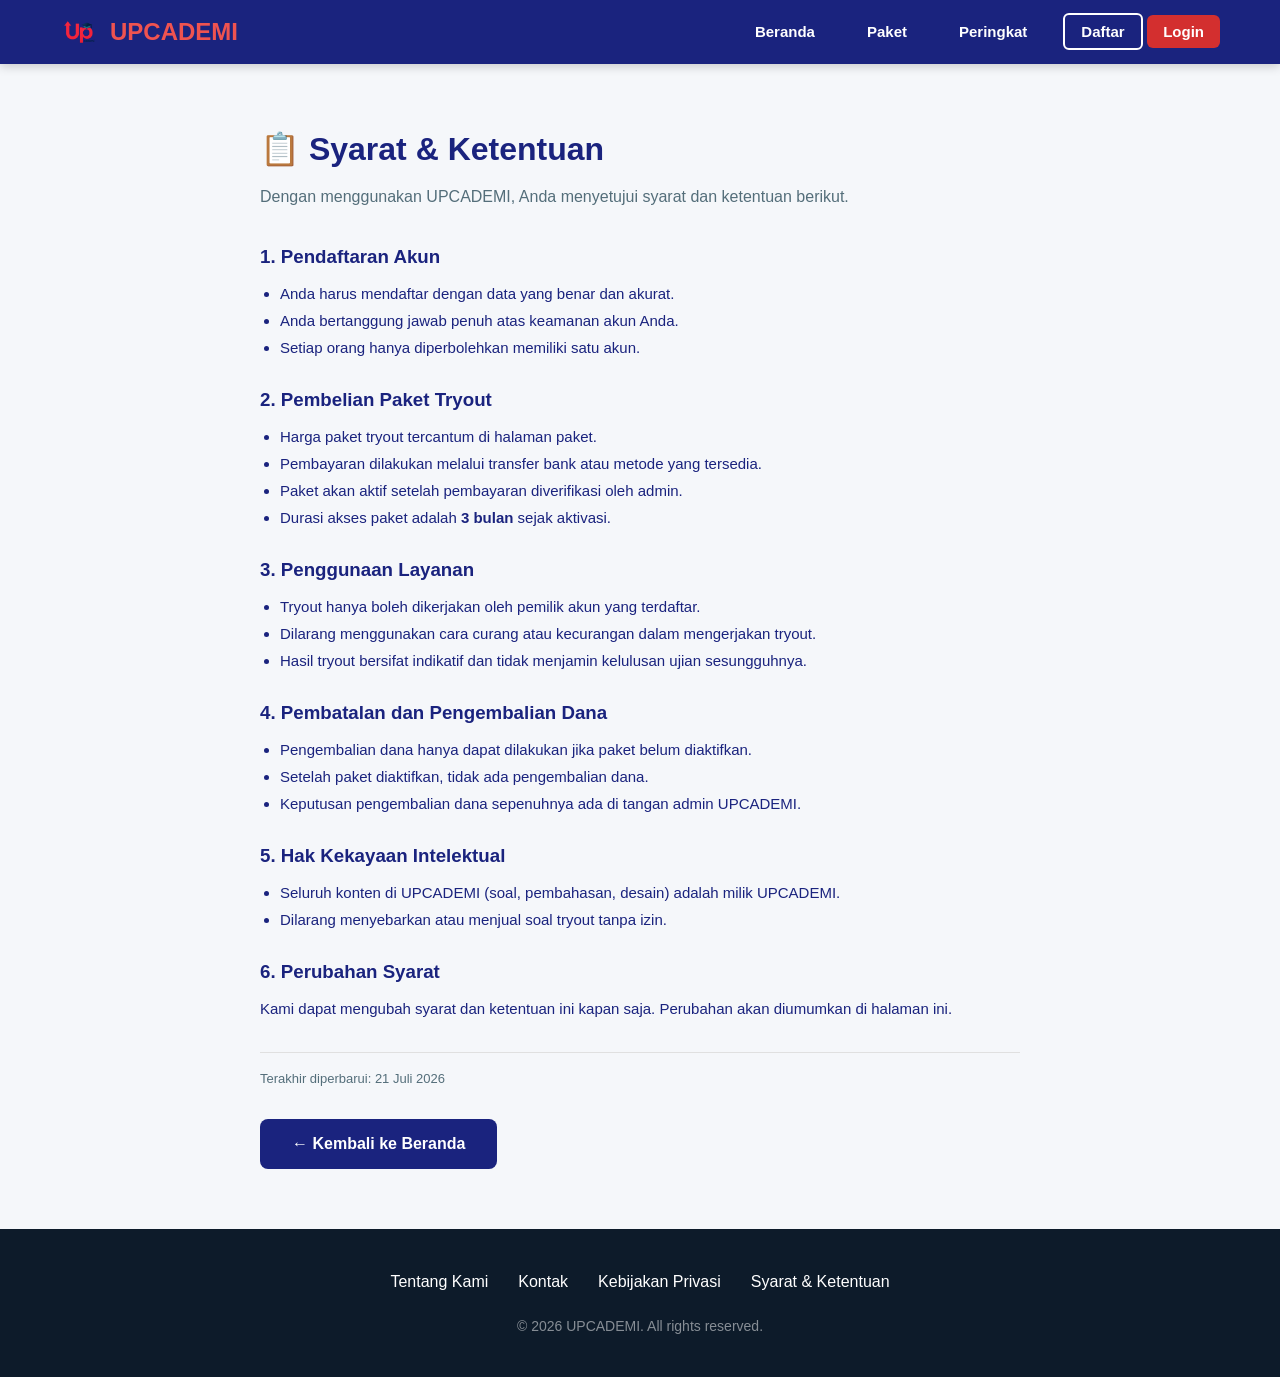
<file: syarat.html>
<!DOCTYPE html>
<html lang="id">
<head>
    <meta charset="UTF-8">
    <meta name="viewport" content="width=device-width, initial-scale=1.0">
    <title>Syarat & Ketentuan - UPCADEMI</title>
    <link rel="stylesheet" href="css/style.css">
    <style>
        .page-syarat {
            padding: 60px 0;
            max-width: 800px;
            margin: 0 auto;
        }
        .page-syarat h1 {
            color: var(--navy);
            font-size: 32px;
            margin-bottom: 8px;
        }
        .page-syarat .subtitle {
            color: var(--text-gray);
            margin-bottom: 30px;
            font-size: 16px;
        }
        .page-syarat h3 {
            color: var(--navy);
            margin-top: 24px;
            margin-bottom: 8px;
        }
        .page-syarat p {
            font-size: 15px;
            line-height: 1.8;
            color: var(--text-dark);
            margin-bottom: 12px;
        }
        .page-syarat ul {
            margin-left: 20px;
            margin-bottom: 16px;
        }
        .page-syarat ul li {
            font-size: 15px;
            line-height: 1.8;
            color: var(--text-dark);
        }
        .btn-back {
            display: inline-block;
            margin-top: 30px;
            padding: 12px 32px;
            background: var(--navy);
            color: var(--white);
            border-radius: 8px;
            font-weight: 600;
            transition: 0.3s;
        }
        .btn-back:hover {
            background: var(--navy-light);
            transform: translateY(-2px);
        }
        .update-date {
            font-size: 13px;
            color: var(--text-gray);
            margin-top: 30px;
            padding-top: 16px;
            border-top: 1px solid #E0E0E0;
        }
    </style>
</head>
<body>

    <!-- ===== NAVBAR ===== -->
    <nav class="navbar">
        <div class="container">
            <a href="index.html" class="logo">
                <img src="assets/images/logo.png" alt="UPCADEMI" style="height: 40px;">
                <span>UPCADEMI</span>
            </a>
            <div class="hamburger" onclick="toggleMenu()">
                <span></span>
                <span></span>
                <span></span>
            </div>
            <div class="nav-menu" id="navMenu">
                <a href="index.html">Beranda</a>
                <a href="packages.html">Paket</a>
                <a href="leaderboard.html">Peringkat</a>
                <div id="navbarLogin">
                    <!-- Diisi oleh JavaScript -->
                </div>
            </div>
        </div>
    </nav>

    <!-- ===== KONTEN SYARAT ===== -->
    <section class="page-syarat">
        <div class="container">
            <h1>📋 Syarat & Ketentuan</h1>
            <p class="subtitle">Dengan menggunakan UPCADEMI, Anda menyetujui syarat dan ketentuan berikut.</p>

            <h3>1. Pendaftaran Akun</h3>
            <ul>
                <li>Anda harus mendaftar dengan data yang benar dan akurat.</li>
                <li>Anda bertanggung jawab penuh atas keamanan akun Anda.</li>
                <li>Setiap orang hanya diperbolehkan memiliki satu akun.</li>
            </ul>

            <h3>2. Pembelian Paket Tryout</h3>
            <ul>
                <li>Harga paket tryout tercantum di halaman paket.</li>
                <li>Pembayaran dilakukan melalui transfer bank atau metode yang tersedia.</li>
                <li>Paket akan aktif setelah pembayaran diverifikasi oleh admin.</li>
                <li>Durasi akses paket adalah <strong>3 bulan</strong> sejak aktivasi.</li>
            </ul>

            <h3>3. Penggunaan Layanan</h3>
            <ul>
                <li>Tryout hanya boleh dikerjakan oleh pemilik akun yang terdaftar.</li>
                <li>Dilarang menggunakan cara curang atau kecurangan dalam mengerjakan tryout.</li>
                <li>Hasil tryout bersifat indikatif dan tidak menjamin kelulusan ujian sesungguhnya.</li>
            </ul>

            <h3>4. Pembatalan dan Pengembalian Dana</h3>
            <ul>
                <li>Pengembalian dana hanya dapat dilakukan jika paket belum diaktifkan.</li>
                <li>Setelah paket diaktifkan, tidak ada pengembalian dana.</li>
                <li>Keputusan pengembalian dana sepenuhnya ada di tangan admin UPCADEMI.</li>
            </ul>

            <h3>5. Hak Kekayaan Intelektual</h3>
            <ul>
                <li>Seluruh konten di UPCADEMI (soal, pembahasan, desain) adalah milik UPCADEMI.</li>
                <li>Dilarang menyebarkan atau menjual soal tryout tanpa izin.</li>
            </ul>

            <h3>6. Perubahan Syarat</h3>
            <p>Kami dapat mengubah syarat dan ketentuan ini kapan saja. Perubahan akan diumumkan di halaman ini.</p>

            <div class="update-date">Terakhir diperbarui: 21 Juli 2026</div>

            <a href="index.html" class="btn-back">← Kembali ke Beranda</a>
        </div>
    </section>

    <!-- ===== FOOTER ===== -->
    <footer class="footer">
        <div class="container">
            <div class="footer-links">
                <a href="tentang.html">Tentang Kami</a>
                <a href="kontak.html">Kontak</a>
                <a href="privasi.html">Kebijakan Privasi</a>
                <a href="syarat.html">Syarat & Ketentuan</a>
            </div>
            <div class="copyright">&copy; 2026 UPCADEMI. All rights reserved.</div>
        </div>
    </footer>

    <script src="js/script.js"></script>
    <script>
        // ===== UPDATE NAVBAR =====
        function updateNavbar() {
            const container = document.getElementById('navbarLogin');
            if (!container) return;

            const isAdmin = localStorage.getItem('isAdmin') === 'true';
            const isLoggedIn = localStorage.getItem('userEmail') !== null;

            if (isLoggedIn) {
                if (isAdmin) {
                    container.innerHTML = `
                        <a href="dashboard-admin.html" style="background: rgba(255,255,255,0.15);">Admin</a>
                        <a href="#" onclick="logout()" class="btn-login">Logout</a>
                    `;
                } else {
                    container.innerHTML = `
                        <a href="dashboard-user.html" style="background: rgba(255,255,255,0.15);">Dashboard</a>
                        <a href="#" onclick="logout()" class="btn-login">Logout</a>
                    `;
                }
            } else {
                container.innerHTML = `
                    <a href="register.html" class="btn-register">Daftar</a>
                    <a href="login.html" class="btn-login">Login</a>
                `;
            }
        }

        function logout() {
            if (confirm('Yakin ingin logout?')) {
                localStorage.removeItem('isAdmin');
                localStorage.removeItem('userEmail');
                localStorage.removeItem('userName');
                localStorage.setItem('logoutEvent', Date.now());
                window.location.href = 'index.html';
            }
        }

        document.addEventListener('DOMContentLoaded', function() {
            updateNavbar();
        });
    </script>
</body>
</html>
</file>
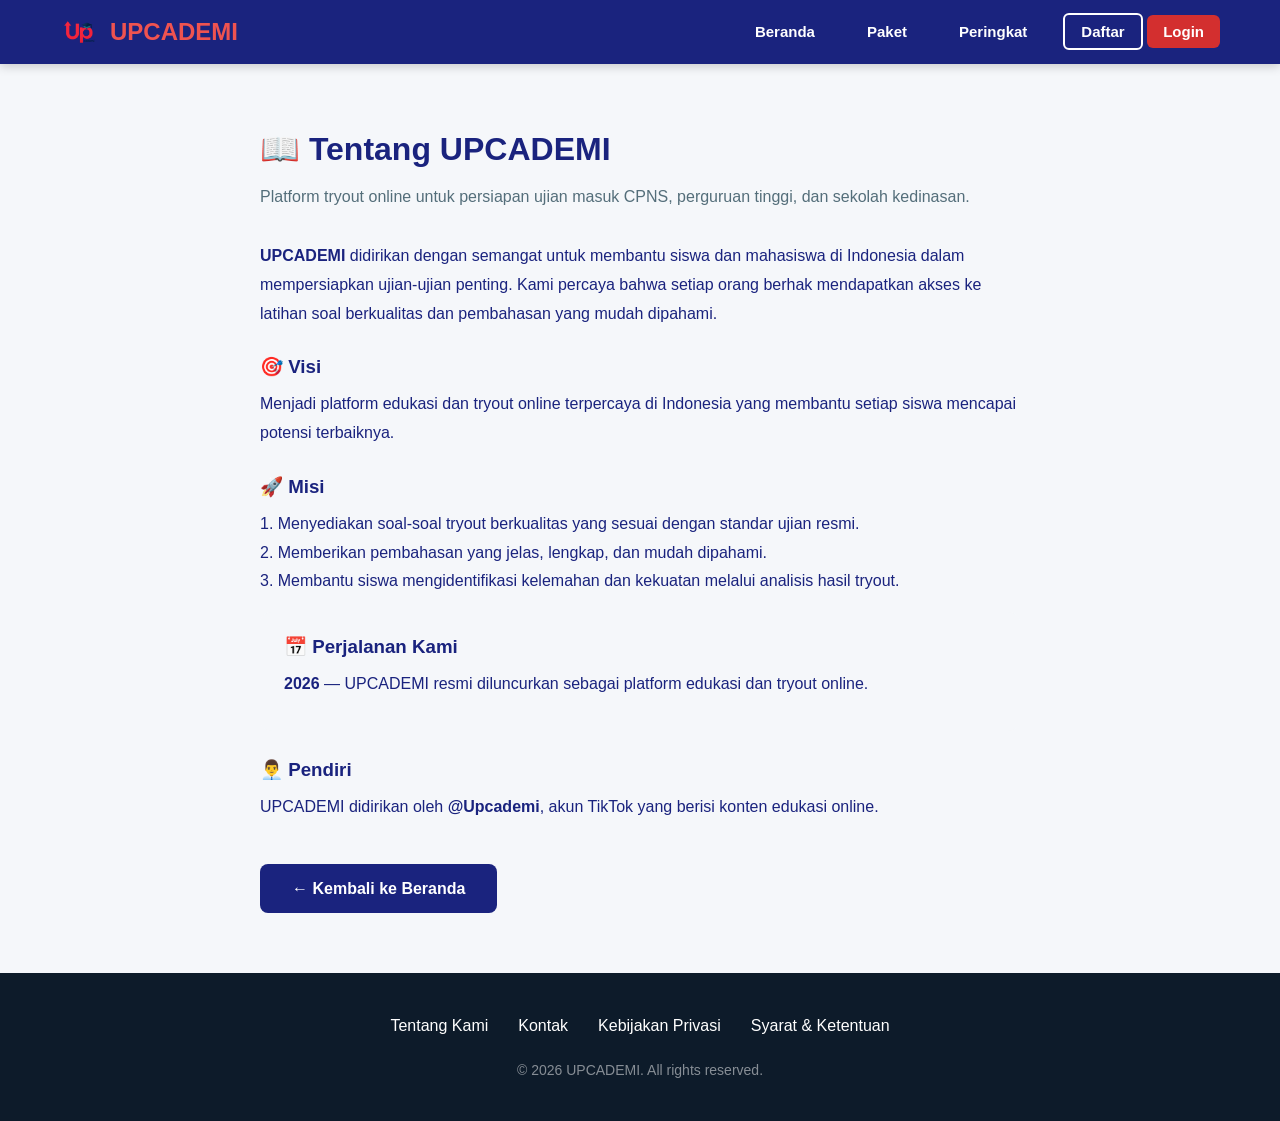
<file: tentang.html>
<!DOCTYPE html>
<html lang="id">
<head>
    <meta charset="UTF-8">
    <meta name="viewport" content="width=device-width, initial-scale=1.0">
    <title>Tentang Kami - UPCADEMI</title>
    <link rel="stylesheet" href="css/style.css">
    <style>
        .about-page {
            padding: 60px 0;
            max-width: 800px;
            margin: 0 auto;
        }
        .about-page h1 {
            color: var(--navy);
            font-size: 32px;
            margin-bottom: 8px;
        }
        .about-page .subtitle {
            color: var(--text-gray);
            margin-bottom: 30px;
            font-size: 16px;
        }
        .about-page h3 {
            color: var(--navy);
            margin-top: 24px;
            margin-bottom: 8px;
        }
        .about-page p {
            font-size: 16px;
            line-height: 1.8;
            color: var(--text-dark);
            margin-bottom: 12px;
        }
        .about-page .timeline {
            background: var(--gray-bg);
            padding: 20px 24px;
            border-radius: 12px;
            margin: 16px 0;
        }
        .btn-back {
            display: inline-block;
            margin-top: 30px;
            padding: 12px 32px;
            background: var(--navy);
            color: var(--white);
            border-radius: 8px;
            font-weight: 600;
            transition: 0.3s;
        }
        .btn-back:hover {
            background: var(--navy-light);
            transform: translateY(-2px);
        }
    </style>
</head>
<body>

    <!-- ===== NAVBAR ===== -->
    <nav class="navbar">
        <div class="container">
            <a href="index.html" class="logo">
                <img src="assets/images/logo.png" alt="UPCADEMI" style="height: 40px;">
                <span>UPCADEMI</span>
            </a>
            <div class="hamburger" onclick="toggleMenu()">
                <span></span>
                <span></span>
                <span></span>
            </div>
            <div class="nav-menu" id="navMenu">
                <a href="index.html">Beranda</a>
                <a href="packages.html">Paket</a>
                <a href="leaderboard.html">Peringkat</a>
                <div id="navbarLogin">
                    <!-- Diisi oleh JavaScript -->
                </div>
            </div>
        </div>
    </nav>

    <!-- ===== KONTEN TENTANG KAMI ===== -->
    <section class="about-page">
        <div class="container">
            <h1>📖 Tentang UPCADEMI</h1>
            <p class="subtitle">Platform tryout online untuk persiapan ujian masuk CPNS, perguruan tinggi, dan sekolah kedinasan.</p>

            <p>
                <strong>UPCADEMI</strong> didirikan dengan semangat untuk membantu siswa dan mahasiswa di Indonesia dalam mempersiapkan ujian-ujian penting. Kami percaya bahwa setiap orang berhak mendapatkan akses ke latihan soal berkualitas dan pembahasan yang mudah dipahami.
            </p>

            <h3>🎯 Visi</h3>
            <p>
                Menjadi platform edukasi dan tryout online terpercaya di Indonesia yang membantu setiap siswa mencapai potensi terbaiknya.
            </p>

            <h3>🚀 Misi</h3>
            <p>
                1. Menyediakan soal-soal tryout berkualitas yang sesuai dengan standar ujian resmi.<br>
                2. Memberikan pembahasan yang jelas, lengkap, dan mudah dipahami.<br>
                3. Membantu siswa mengidentifikasi kelemahan dan kekuatan melalui analisis hasil tryout.
            </p>

            <div class="timeline">
                <h3 style="margin-top:0;">📅 Perjalanan Kami</h3>
                <p><strong>2026</strong> — UPCADEMI resmi diluncurkan sebagai platform edukasi dan tryout online.</p>
            </div>

            <h3>👨‍💼 Pendiri</h3>
            <p>
                UPCADEMI didirikan oleh <strong>@Upcademi</strong>, akun TikTok yang berisi konten edukasi online.
            </p>

            <a href="index.html" class="btn-back">← Kembali ke Beranda</a>
        </div>
    </section>

    <!-- ===== FOOTER ===== -->
    <footer class="footer">
        <div class="container">
            <div class="footer-links">
                <a href="tentang.html">Tentang Kami</a>
                <a href="kontak.html">Kontak</a>
                <a href="privasi.html">Kebijakan Privasi</a>
                <a href="syarat.html">Syarat & Ketentuan</a>
            </div>
            <div class="copyright">&copy; 2026 UPCADEMI. All rights reserved.</div>
        </div>
    </footer>

    <script src="js/script.js"></script>
    <script>
        // ===== UPDATE NAVBAR =====
        function updateNavbar() {
            const container = document.getElementById('navbarLogin');
            if (!container) return;

            const isAdmin = localStorage.getItem('isAdmin') === 'true';
            const isLoggedIn = localStorage.getItem('userEmail') !== null;

            if (isLoggedIn) {
                if (isAdmin) {
                    container.innerHTML = `
                        <a href="dashboard-admin.html" style="background: rgba(255,255,255,0.15);">Admin</a>
                        <a href="#" onclick="logout()" class="btn-login">Logout</a>
                    `;
                } else {
                    container.innerHTML = `
                        <a href="dashboard-user.html" style="background: rgba(255,255,255,0.15);">Dashboard</a>
                        <a href="#" onclick="logout()" class="btn-login">Logout</a>
                    `;
                }
            } else {
                container.innerHTML = `
                    <a href="register.html" class="btn-register">Daftar</a>
                    <a href="login.html" class="btn-login">Login</a>
                `;
            }
        }

        function logout() {
            if (confirm('Yakin ingin logout?')) {
                localStorage.removeItem('isAdmin');
                localStorage.removeItem('userEmail');
                localStorage.removeItem('userName');
                localStorage.setItem('logoutEvent', Date.now());
                window.location.href = 'index.html';
            }
        }

        document.addEventListener('DOMContentLoaded', function() {
            updateNavbar();
        });
    </script>
</body>
</html>
</file>
<file: css/style.css>
/* ===== RESET & VARIABEL ===== */
* {
    margin: 0;
    padding: 0;
    box-sizing: border-box;
}

:root {
    --navy: #1A237E;
    --navy-dark: #0D1B2A;
    --navy-light: #283593;
    --red: #D32F2F;
    --red-light: #EF5350;
    --red-dark: #B71C1C;
    --white: #FFFFFF;
    --gray-bg: #F5F7FA;
    --text-dark: #1A237E;
    --text-gray: #546E7A;
    --green: #2E7D32;
    --green-light: #66BB6A;
}

body {
    font-family: 'Segoe UI', Tahoma, Geneva, Verdana, sans-serif;
    background-color: var(--gray-bg);
    color: var(--text-dark);
    line-height: 1.6;
}

a {
    text-decoration: none;
    color: inherit;
}

.container {
    max-width: 1200px;
    margin: 0 auto;
    padding: 0 20px;
}

/* ===== NAVBAR ===== */
.navbar {
    background-color: var(--navy);
    padding: 12px 0;
    position: sticky;
    top: 0;
    z-index: 1000;
    box-shadow: 0 2px 10px rgba(0, 0, 0, 0.2);
}

.navbar .container {
    display: flex;
    justify-content: space-between;
    align-items: center;
}

.logo {
    display: flex;
    align-items: center;
    gap: 10px;
    font-size: 24px;
    font-weight: 700;
    color: var(--white);
}

.logo img {
    height: 40px;
}

.logo span {
    color: var(--red-light);
}

.nav-menu {
    display: flex;
    align-items: center;
    gap: 20px;
}

.nav-menu a {
    color: var(--white);
    font-weight: 600;
    transition: 0.3s;
    padding: 8px 16px;
    border-radius: 6px;
    font-size: 15px;
}

.nav-menu a:hover {
    background-color: rgba(255, 255, 255, 0.15);
}

.btn-login {
    background-color: var(--red);
    padding: 8px 24px;
    border-radius: 6px;
    font-weight: 600;
    color: var(--white) !important;
    transition: 0.3s;
}

.btn-login:hover {
    background-color: var(--red-dark) !important;
    transform: scale(1.05);
}

.btn-register {
    border: 2px solid var(--white);
    padding: 8px 24px;
    border-radius: 6px;
    font-weight: 600;
    color: var(--white) !important;
    transition: 0.3s;
}

.btn-register:hover {
    background-color: var(--white);
    color: var(--navy) !important;
}

/* Hamburger Mobile */
.hamburger {
    display: none;
    flex-direction: column;
    cursor: pointer;
    gap: 5px;
    padding: 5px;
}

.hamburger span {
    width: 28px;
    height: 3px;
    background-color: var(--white);
    border-radius: 3px;
    transition: 0.3s;
}

/* ===== HERO ===== */
.hero {
    background: linear-gradient(135deg, var(--navy) 0%, var(--navy-dark) 100%);
    color: var(--white);
    padding: 80px 0;
    text-align: center;
}

.hero h1 {
    font-size: 48px;
    margin-bottom: 20px;
    font-weight: 800;
}

.hero h1 span {
    color: var(--red-light);
}

.hero p {
    font-size: 20px;
    max-width: 600px;
    margin: 0 auto 30px;
    color: rgba(255, 255, 255, 0.85);
}

.hero-buttons {
    display: flex;
    gap: 16px;
    justify-content: center;
    flex-wrap: wrap;
}

.btn-primary {
    background-color: var(--red);
    color: var(--white);
    padding: 14px 40px;
    border-radius: 8px;
    font-weight: 700;
    font-size: 16px;
    transition: 0.3s;
    display: inline-block;
    border: none;
    cursor: pointer;
}

.btn-primary:hover {
    background-color: var(--red-dark);
    transform: translateY(-3px);
    box-shadow: 0 8px 25px rgba(211, 47, 47, 0.4);
}

.btn-secondary {
    background-color: transparent;
    color: var(--white);
    padding: 14px 40px;
    border-radius: 8px;
    font-weight: 700;
    font-size: 16px;
    transition: 0.3s;
    display: inline-block;
    border: 2px solid var(--white);
}

.btn-secondary:hover {
    background-color: var(--white);
    color: var(--navy);
    transform: translateY(-3px);
}

/* ===== PAKET ===== */
.packages {
    padding: 80px 0;
}

.packages h2 {
    text-align: center;
    font-size: 36px;
    margin-bottom: 16px;
    color: var(--navy);
}

.packages .subtitle {
    text-align: center;
    color: var(--text-gray);
    margin-bottom: 50px;
    font-size: 18px;
}

.package-grid {
    display: grid;
    grid-template-columns: repeat(3, 1fr);
    gap: 30px;
}

.package-card {
    background: var(--white);
    border-radius: 16px;
    padding: 40px 30px;
    box-shadow: 0 4px 20px rgba(0, 0, 0, 0.08);
    transition: 0.3s;
    text-align: center;
    border-top: 6px solid var(--navy);
    position: relative;
}

.package-card:hover {
    transform: translateY(-8px);
    box-shadow: 0 12px 40px rgba(0, 0, 0, 0.15);
}

.package-card.popular {
    border-top-color: var(--red);
}

.badge-popular {
    position: absolute;
    top: 16px;
    right: -30px;
    background: var(--red);
    color: white;
    padding: 4px 40px;
    font-size: 12px;
    font-weight: 700;
    transform: rotate(45deg);
    text-transform: uppercase;
}

.package-name {
    font-size: 24px;
    font-weight: 700;
    color: var(--navy);
    margin-bottom: 8px;
}

.package-price {
    font-size: 36px;
    font-weight: 800;
    color: var(--red);
    margin: 16px 0 8px;
}

.package-price small {
    font-size: 16px;
    font-weight: 400;
    color: var(--text-gray);
}

.package-desc {
    color: var(--text-gray);
    margin-bottom: 20px;
    font-size: 15px;
}

.package-features {
    list-style: none;
    text-align: left;
    margin-bottom: 30px;
    padding: 0;
}

.package-features li {
    padding: 8px 0;
    border-bottom: 1px solid #f0f0f0;
    color: var(--text-dark);
    font-size: 14px;
}

.package-features li::before {
    content: "✓ ";
    color: var(--red);
    font-weight: 700;
}

.btn-buy {
    display: inline-block;
    background-color: var(--red);
    color: var(--white);
    padding: 12px 40px;
    border-radius: 8px;
    font-weight: 700;
    transition: 0.3s;
    width: 100%;
    border: none;
    cursor: pointer;
    font-size: 16px;
}

.btn-buy:hover {
    background-color: var(--red-dark);
    transform: scale(1.02);
}

/* ===== TESTIMONI ===== */
.testimonials {
    padding: 60px 0;
    background: var(--white);
}

.testimonials h2 {
    text-align: center;
    font-size: 32px;
    margin-bottom: 40px;
    color: var(--navy);
}

.testimonial-grid {
    display: grid;
    grid-template-columns: repeat(3, 1fr);
    gap: 30px;
}

.testimonial-card {
    background: var(--gray-bg);
    padding: 30px;
    border-radius: 12px;
    text-align: center;
}

.testimonial-card p {
    font-style: italic;
    margin-bottom: 16px;
    color: var(--text-dark);
}

.testimonial-card .user {
    font-weight: 700;
    color: var(--navy);
}

/* ===== FOOTER ===== */
.footer {
    background-color: var(--navy-dark);
    color: rgba(255, 255, 255, 0.7);
    padding: 40px 0;
    text-align: center;
}

.footer-links {
    display: flex;
    justify-content: center;
    gap: 30px;
    flex-wrap: wrap;
    margin-bottom: 20px;
}

.footer-links a {
    color: var(--white);
    transition: 0.3s;
}

.footer-links a:hover {
    color: var(--red-light);
}

.copyright {
    font-size: 14px;
    color: rgba(255, 255, 255, 0.5);
}

/* ===== RESPONSIF ===== */
@media (max-width: 992px) {
    .package-grid,
    .testimonial-grid {
        grid-template-columns: repeat(2, 1fr);
    }

    .hero h1 {
        font-size: 36px;
    }
}

@media (max-width: 768px) {
    .nav-menu {
        display: none;
        flex-direction: column;
        position: absolute;
        top: 70px;
        left: 0;
        right: 0;
        background-color: var(--navy);
        padding: 20px;
        gap: 12px;
        box-shadow: 0 10px 20px rgba(0, 0, 0, 0.2);
    }

    .nav-menu.active {
        display: flex;
    }

    .hamburger {
        display: flex;
    }

    .hero h1 {
        font-size: 28px;
    }

    .hero p {
        font-size: 16px;
        padding: 0 20px;
    }

    .hero-buttons {
        flex-direction: column;
        align-items: center;
    }

    .btn-primary,
    .btn-secondary {
        width: 80%;
        text-align: center;
    }

    .package-grid,
    .testimonial-grid {
        grid-template-columns: 1fr;
        max-width: 400px;
        margin: 0 auto;
    }

    .packages h2 {
        font-size: 28px;
    }
}

@media (max-width: 480px) {
    .hero {
        padding: 50px 0;
    }

    .hero h1 {
        font-size: 24px;
    }

    .package-card {
        padding: 30px 20px;
    }

    .package-price {
        font-size: 30px;
    }
}
/* ===== KOMENTAR/TESTIMONI ===== */
.komentar-item {
    background: var(--white);
    padding: 20px 24px;
    border-radius: 12px;
    box-shadow: 0 2px 12px rgba(0,0,0,0.06);
    margin-bottom: 16px;
    border-left: 4px solid var(--navy);
    transition: 0.3s;
}

.komentar-item:hover {
    box-shadow: 0 4px 20px rgba(0,0,0,0.1);
}

.komentar-item .komentar-header {
    display: flex;
    justify-content: space-between;
    align-items: center;
    margin-bottom: 8px;
    flex-wrap: wrap;
    gap: 8px;
}

.komentar-item .komentar-nama {
    font-weight: 700;
    color: var(--navy);
    font-size: 16px;
}

.komentar-item .komentar-badge {
    font-size: 11px;
    background: #E8F5E9;
    color: var(--green);
    padding: 2px 12px;
    border-radius: 12px;
    font-weight: 600;
}

.komentar-item .komentar-tanggal {
    font-size: 12px;
    color: var(--text-gray);
}

.komentar-item .komentar-teks {
    font-size: 15px;
    line-height: 1.7;
    color: var(--text-dark);
}

.komentar-item .komentar-teks::before {
    content: '"';
    color: var(--navy-light);
    font-size: 24px;
    font-weight: 700;
    opacity: 0.3;
    margin-right: 4px;
}

.komentar-item .komentar-teks::after {
    content: '"';
    color: var(--navy-light);
    font-size: 24px;
    font-weight: 700;
    opacity: 0.3;
    margin-left: 4px;
}

.komentar-empty {
    text-align: center;
    padding: 40px 20px;
    color: var(--text-gray);
}

.komentar-empty .icon {
    font-size: 48px;
    margin-bottom: 12px;
}
</file>
